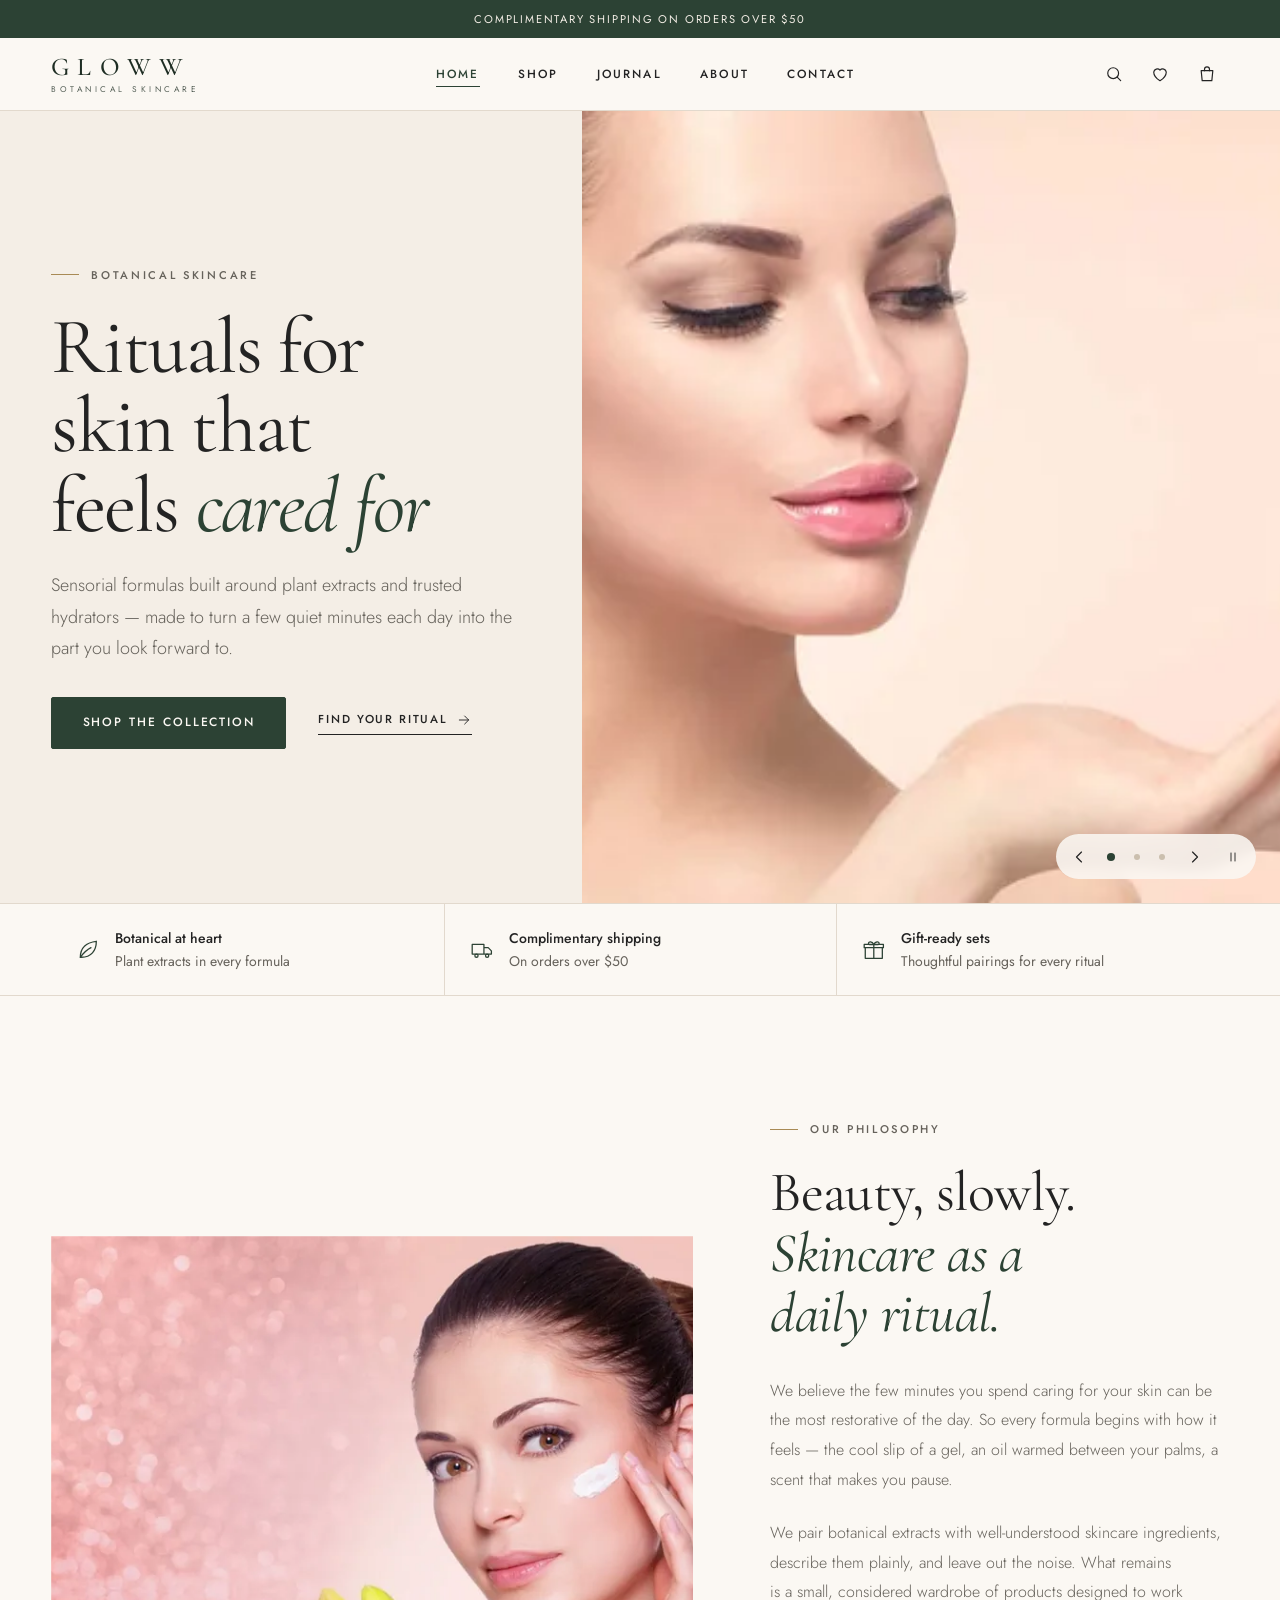
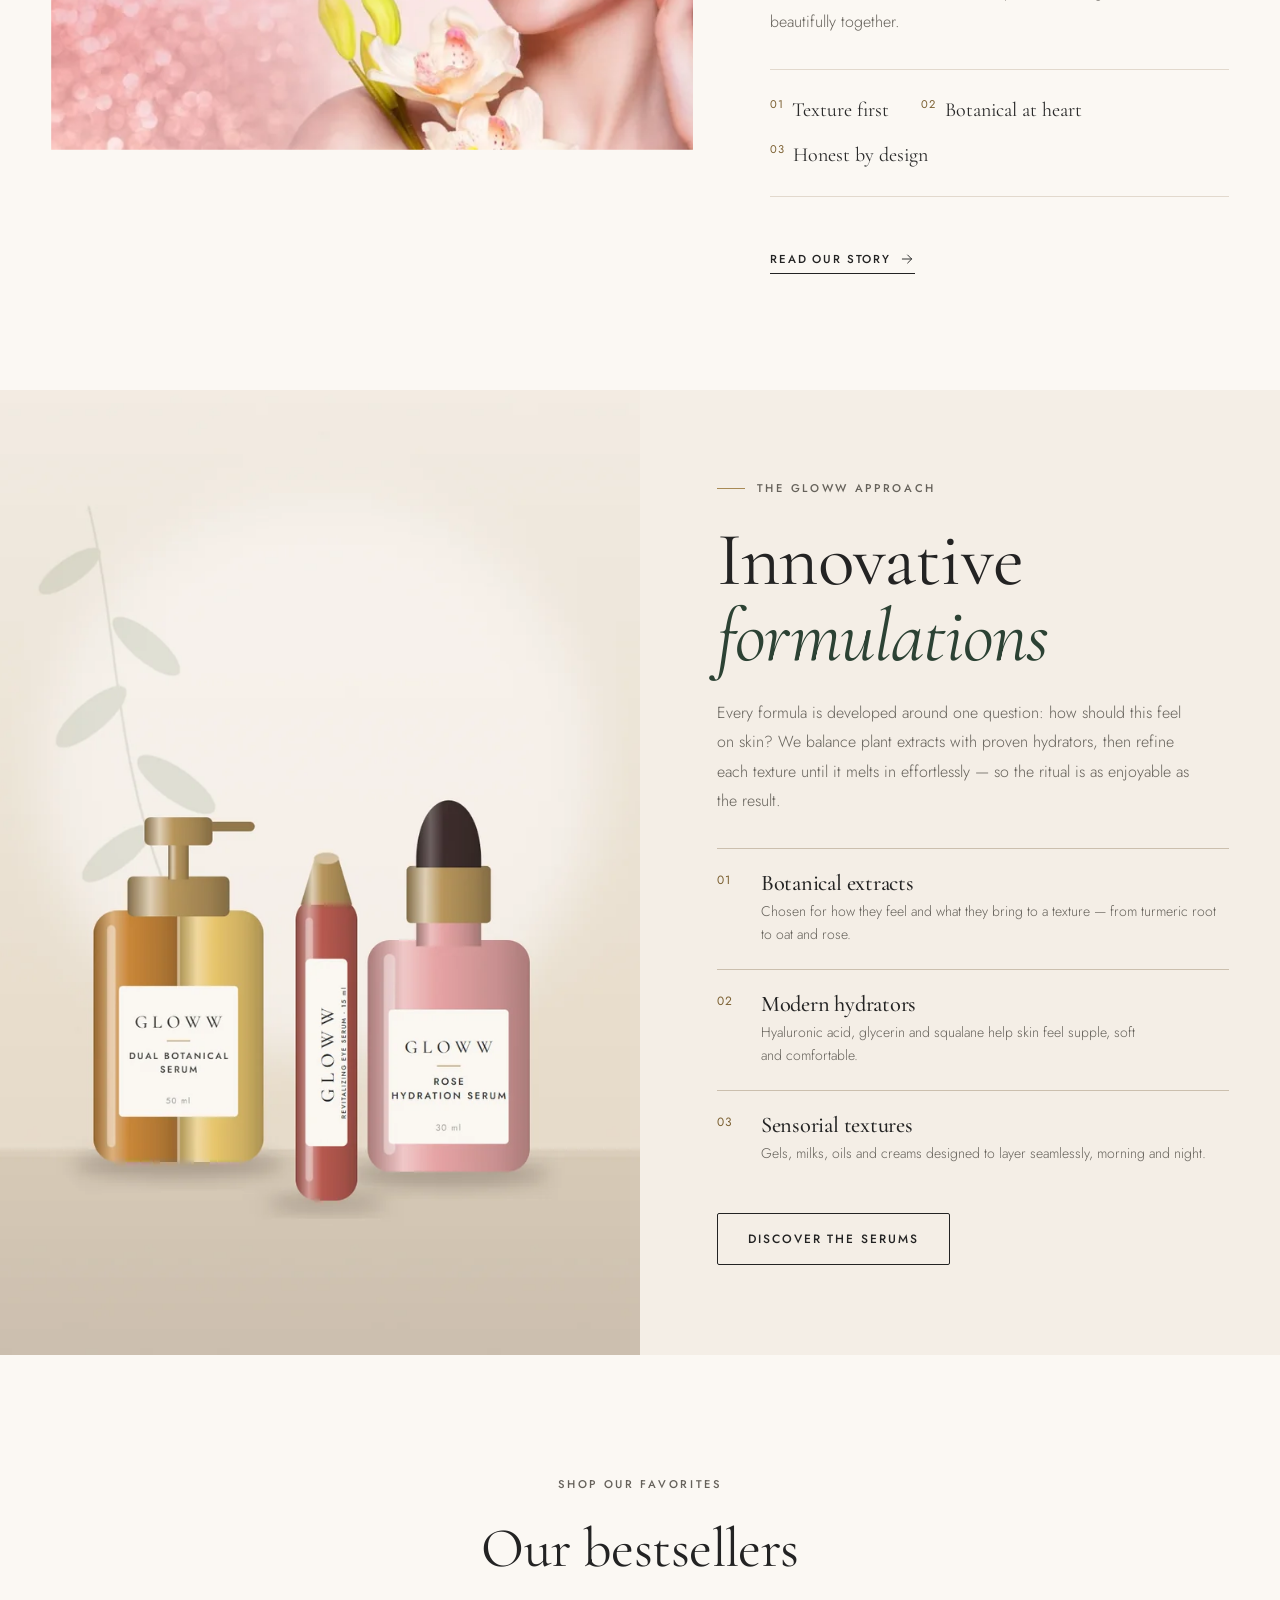
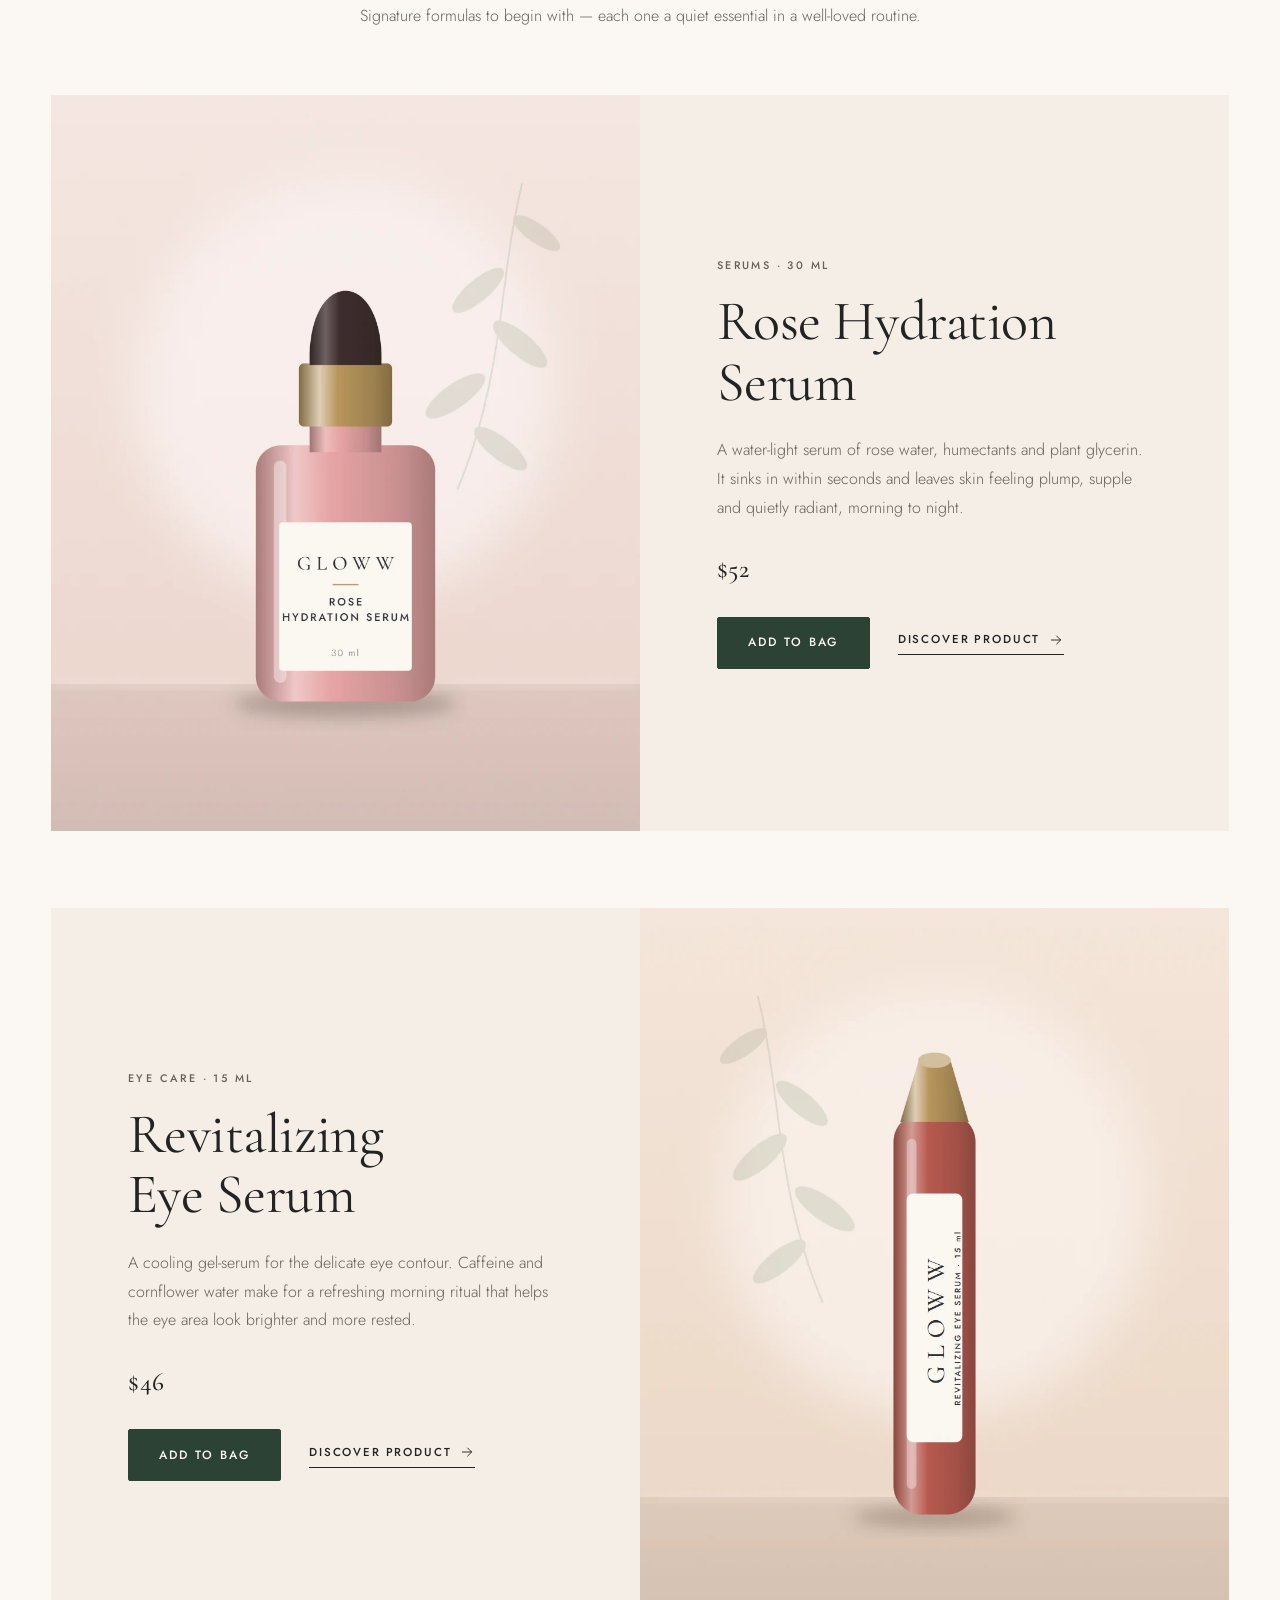
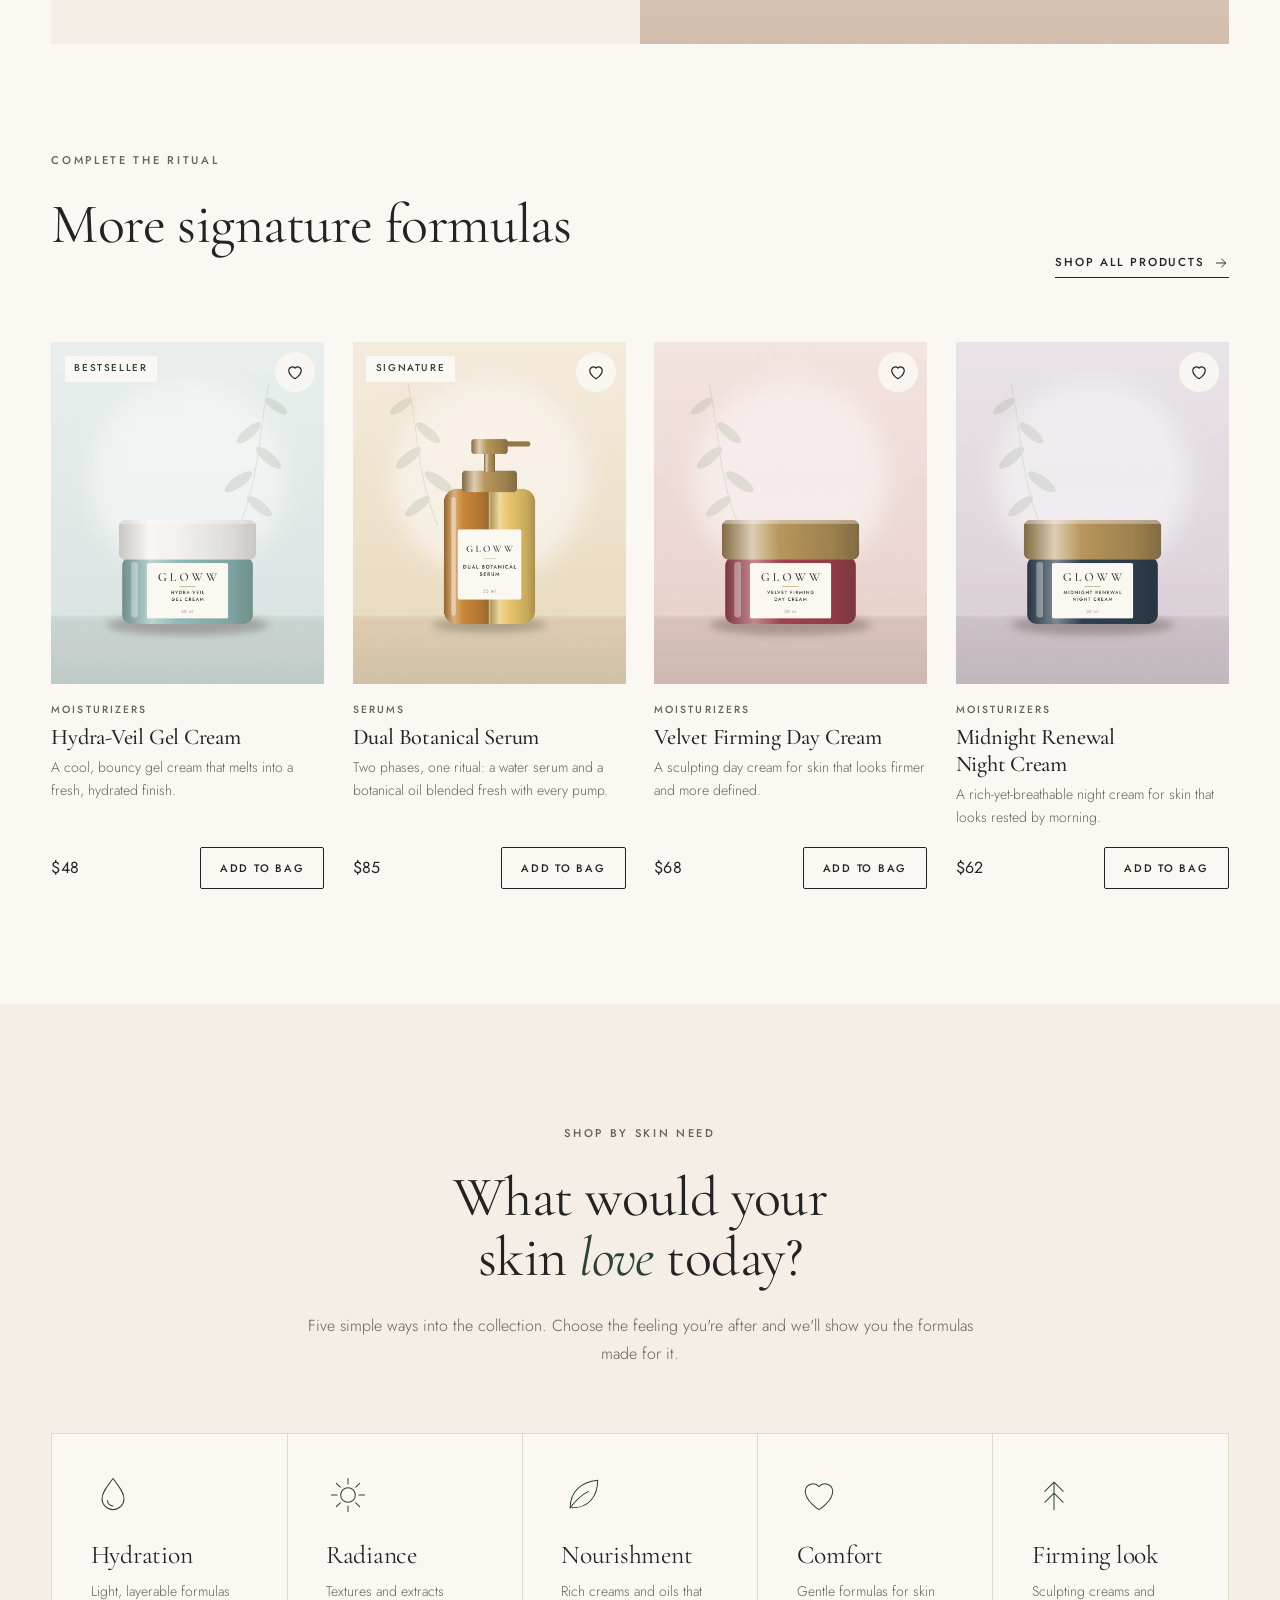
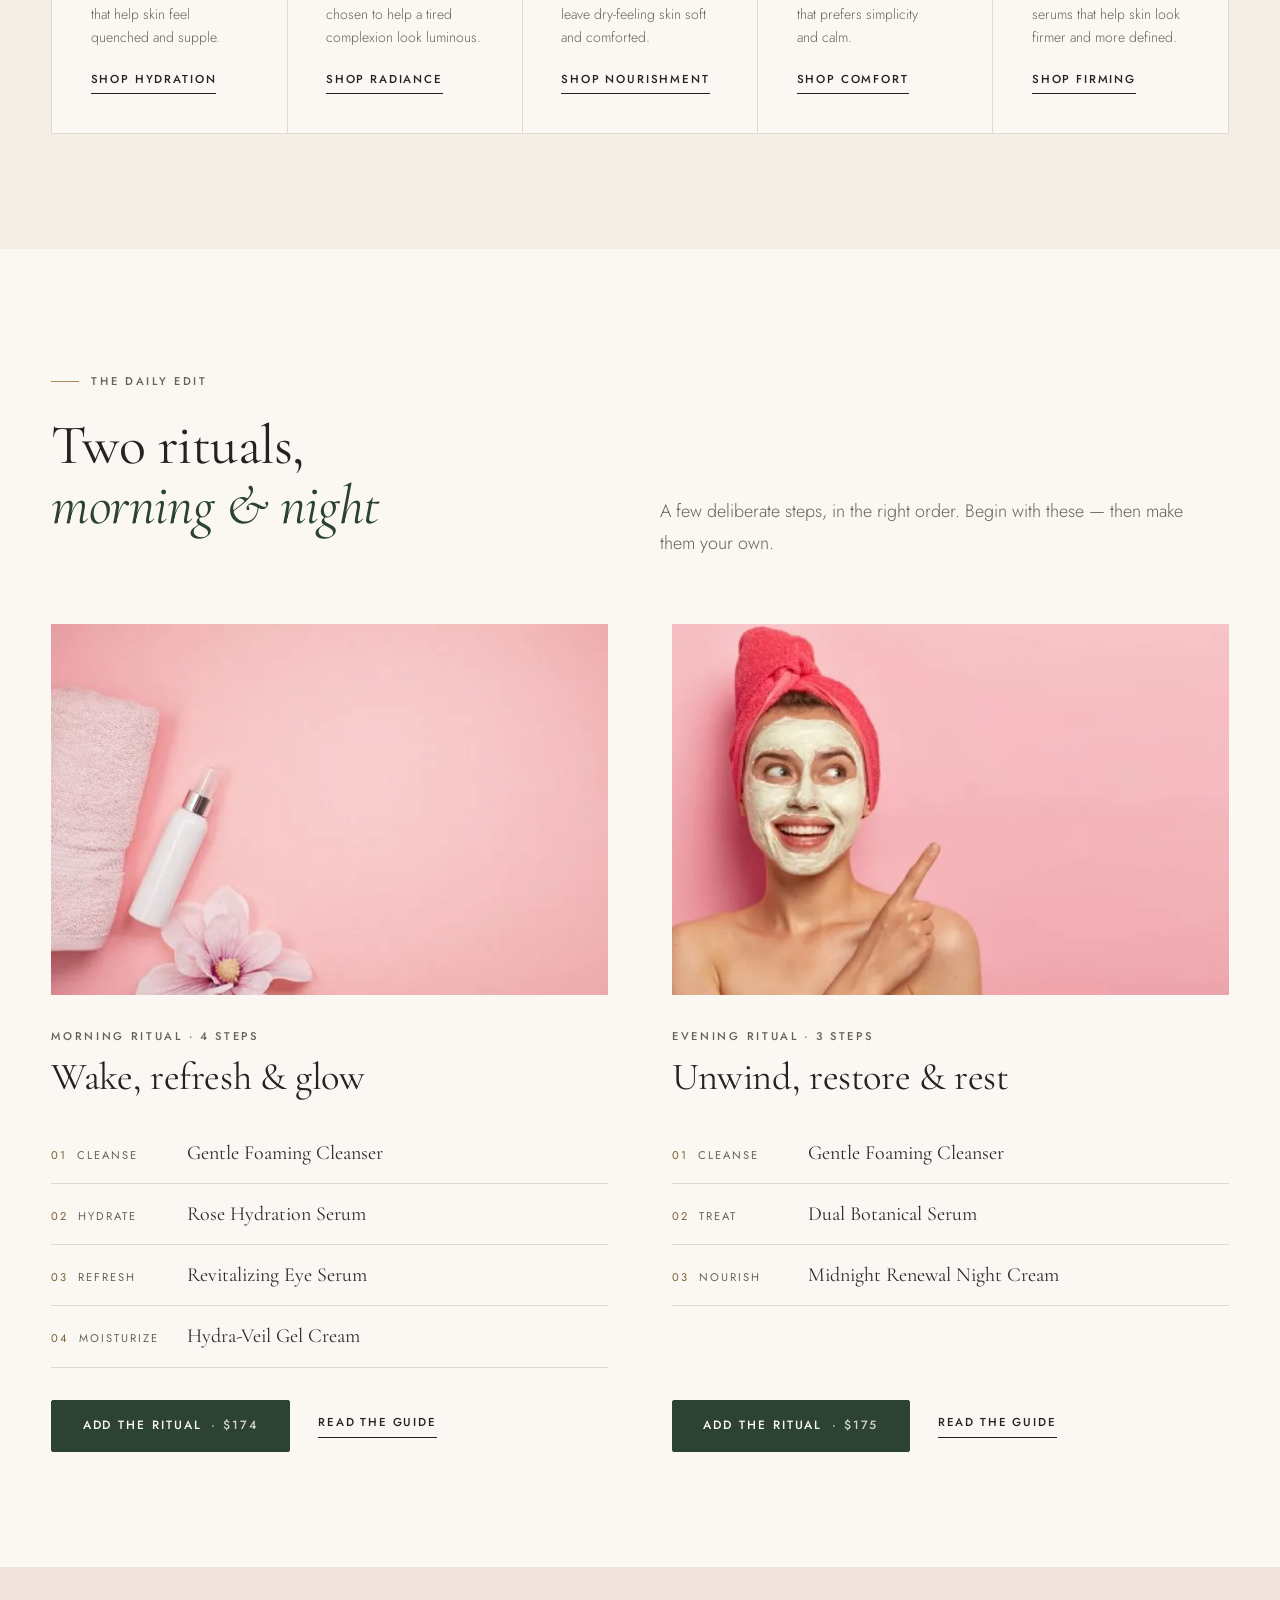
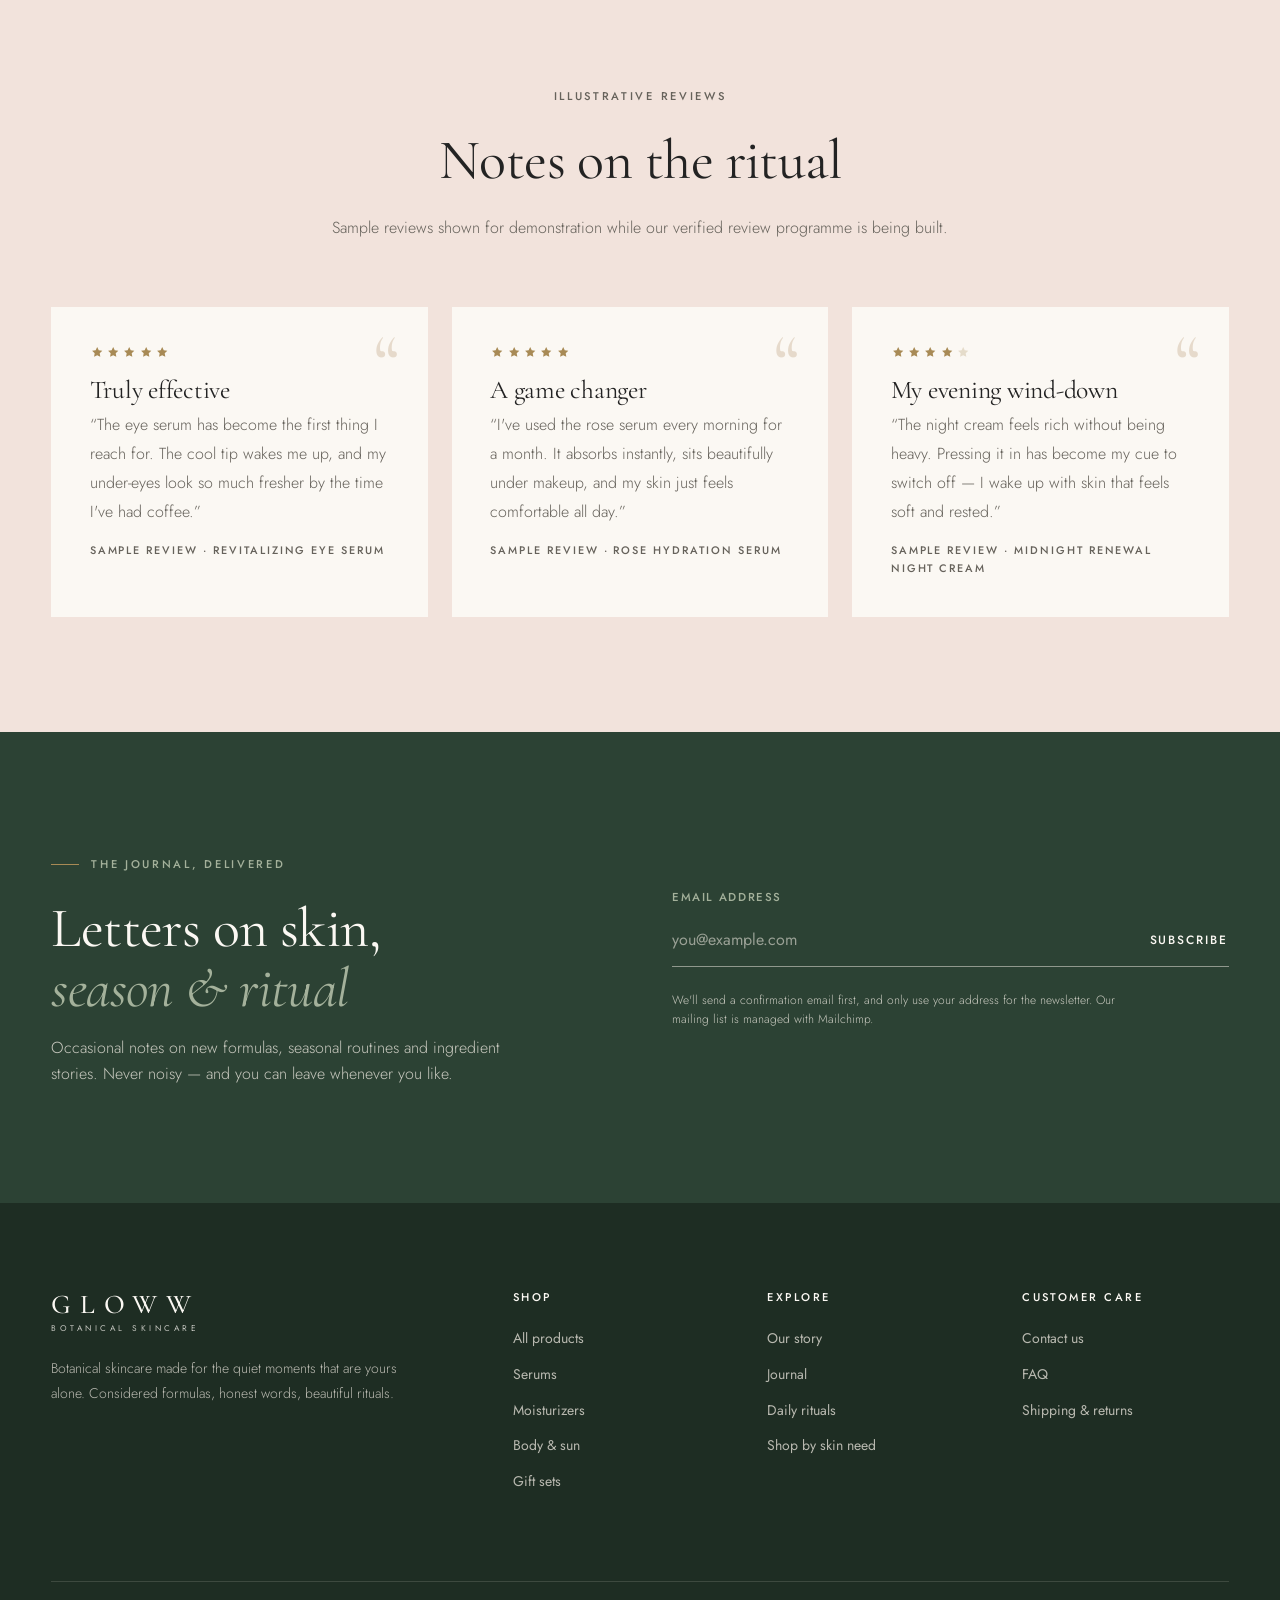
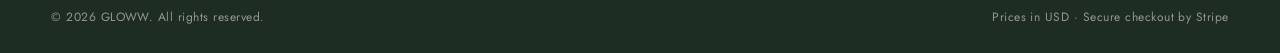
<file: index.html>
<!DOCTYPE html>
<html lang="en">

<head>
    <meta charset="utf-8">
    <meta name="viewport" content="width=device-width, initial-scale=1">
    <title>GLOWW — Botanical Skincare Rituals</title>
    <meta name="description" content="Botanical skincare made for daily ritual. Discover serums, creams and body care with sensorial textures, plant extracts and honest, cosmetic-first care.">
    <meta name="theme-color" content="#2c4234">
    <link rel="icon" href="favicon.svg" type="image/svg+xml">
    <link rel="icon" href="favicon.png" type="image/png" sizes="32x32">
    <link rel="apple-touch-icon" href="apple-touch-icon.png">
    <meta property="og:type" content="website">
    <meta property="og:site_name" content="GLOWW">
    <meta property="og:title" content="GLOWW — Botanical Skincare Rituals">
    <meta property="og:description" content="Serums, creams and body care with sensorial textures and plant extracts, made for daily ritual.">
    <meta property="og:image" content="og-image.jpg">
    <meta name="twitter:card" content="summary_large_image">
    <link rel="stylesheet" href="css/base.css">
    <link rel="stylesheet" href="css/navbar.css">
    <link rel="stylesheet" href="css/index.css">
    <script>document.documentElement.classList.add("js");</script>
</head>

<body>
    <a class="skip-link" href="#main">Skip to content</a>

    <aside class="announcement" aria-label="Announcement"><p>Complimentary shipping on orders over $50</p></aside>

    <header class="site-header" data-header>
        <div class="navbar container">
            <button type="button" class="nav-toggle" aria-expanded="false" aria-controls="primary-nav" data-nav-toggle>
                <span class="nav-toggle__bars" aria-hidden="true"></span>
                <span class="visually-hidden">Open menu</span>
            </button>

            <a href="index.html" class="logo" aria-label="GLOWW home">GLOWW<span class="logo__sub" aria-hidden="true">Botanical skincare</span></a>

            <nav class="primary-nav" id="primary-nav" aria-label="Main">
                <div class="primary-nav__head">
                    <span class="logo" aria-hidden="true">GLOWW</span>
                    <button type="button" class="icon-btn" data-nav-close aria-label="Close menu"><svg class="icon" viewBox="0 0 24 24" aria-hidden="true" focusable="false"><path d="M6 6l12 12M18 6 6 18"/></svg></button>
                </div>
                <ul class="primary-nav__list" role="list">
                    <li><a href="index.html" aria-current="page">Home</a></li>
                    <li><a href="Product.html">Shop</a></li>
                    <li><a href="journal.html">Journal</a></li>
                    <li><a href="about.html">About</a></li>
                    <li><a href="contact.html">Contact</a></li>
                </ul>
                <div class="primary-nav__extra">
                    <h2>Shop by category</h2>
                    <ul role="list">
                        <li><a href="Product.html?category=serums">Serums</a></li>
                        <li><a href="Product.html?category=moisturizers">Moisturizers</a></li>
                        <li><a href="Product.html?category=eye-care">Eye care</a></li>
                        <li><a href="Product.html?category=body">Body &amp; sun</a></li>
                        <li><a href="Product.html?category=sets">Gift sets</a></li>
                    </ul>
                    <button type="button" class="text-link primary-nav__wishlist" data-open="wishlist">Your wishlist</button>
                </div>
            </nav>
            <div class="nav-scrim" data-nav-scrim></div>

            <div class="header-actions">
                <button type="button" class="icon-btn" data-open="search" aria-label="Search"><svg class="icon" viewBox="0 0 24 24" aria-hidden="true" focusable="false"><circle cx="11" cy="11" r="6.5"/><path d="m20 20-4.2-4.2"/></svg></button>
                <button type="button" class="icon-btn" data-open="wishlist" aria-label="Wishlist"><svg class="icon" viewBox="0 0 24 24" aria-hidden="true" focusable="false"><path d="M12 20s-7.5-4.6-7.5-10.2A4.3 4.3 0 0 1 12 7.4a4.3 4.3 0 0 1 7.5 2.4C19.5 15.4 12 20 12 20Z"/></svg><span class="badge" data-wishlist-count hidden>0</span></button>
                <button type="button" class="icon-btn" data-open="bag" aria-label="Shopping bag"><svg class="icon" viewBox="0 0 24 24" aria-hidden="true" focusable="false"><path d="M5 8h14l-1.2 12H6.2L5 8Z"/><path d="M9 8V6.5a3 3 0 0 1 6 0V8"/></svg><span class="badge" data-bag-count hidden>0</span></button>
            </div>
        </div>
    </header>

    <main id="main">

        <!-- ============ HERO ============ -->
        <section class="hero" aria-labelledby="hero-title">
            <div class="hero__content">
                <span class="eyebrow eyebrow--rule">Botanical skincare</span>
                <h1 class="hero__title" id="hero-title">Rituals for skin that feels <em>cared&nbsp;for</em></h1>
                <p class="lede">Sensorial formulas built around plant extracts and trusted hydrators — made to turn a few quiet minutes each day into the part you look forward to.</p>
                <div class="hero__actions">
                    <a class="btn btn--primary" href="Product.html">Shop the collection</a>
                    <a class="text-link" href="#rituals">Find your ritual
                        <svg class="icon icon--sm" viewBox="0 0 24 24" aria-hidden="true" focusable="false"><path d="M5 12h14M13 6l6 6-6 6"/></svg></a>
                </div>
            </div>

            <div class="hero__media slideshow-container" data-slideshow aria-roledescription="carousel" aria-label="Featured imagery">
                <div class="hero__slides">
                    <figure class="slide is-active" aria-roledescription="slide" aria-label="1 of 3">
                        <img src="Images/web/sk1.webp" srcset="Images/web/sk1-480.webp 480w, Images/web/sk1-960.webp 960w, Images/web/sk1.webp 1600w" sizes="(min-width: 900px) 58vw, 100vw" width="1600" height="640" alt="A woman with glowing skin holding out an open hand against a soft peach backdrop" fetchpriority="high" class="slide__img slide__img--left">
                    </figure>
                    <figure class="slide" aria-roledescription="slide" aria-label="2 of 3">
                        <img src="Images/web/pin3.webp" srcset="Images/web/pin3-480.webp 480w, Images/web/pin3.webp 880w" sizes="(min-width: 900px) 58vw, 100vw" width="880" height="586" alt="A flat lay of skincare bottles, cotton pads and petals on a blush pink surface" loading="lazy" class="slide__img slide__img--left">
                    </figure>
                    <figure class="slide" aria-roledescription="slide" aria-label="3 of 3">
                        <img src="Images/scenes/gloww-collection.webp" srcset="Images/scenes/gloww-collection-480.webp 480w, Images/scenes/gloww-collection-960.webp 960w, Images/scenes/gloww-collection.webp 1600w" width="1600" height="1400" alt="The GLOWW ritual line-up: Hydra-Veil Gel Cream, Gentle Foaming Cleanser, Rose Hydration Serum and Dual Botanical Serum" sizes="(min-width: 900px) 58vw, 100vw" loading="lazy" class="slide__img">
                    </figure>
                </div>

                <div class="slideshow-controls" data-slideshow-controls hidden>
                    <button type="button" class="slideshow-btn" data-slide-prev aria-label="Previous slide"><svg class="icon" viewBox="0 0 24 24" aria-hidden="true" focusable="false"><path d="M15 6l-6 6 6 6"/></svg></button>
                    <div class="slideshow-dots" role="group" aria-label="Choose slide">
                        <button type="button" class="dot" aria-label="Show slide 1" aria-current="true"></button>
                        <button type="button" class="dot" aria-label="Show slide 2"></button>
                        <button type="button" class="dot" aria-label="Show slide 3"></button>
                    </div>
                    <button type="button" class="slideshow-btn" data-slide-next aria-label="Next slide"><svg class="icon" viewBox="0 0 24 24" aria-hidden="true" focusable="false"><path d="M9 6l6 6-6 6"/></svg></button>
                    <button type="button" class="slideshow-btn" data-slide-pause aria-label="Pause slideshow">
                        <svg class="icon icon--sm" data-icon-pause viewBox="0 0 24 24" aria-hidden="true" focusable="false"><path d="M9 6v12M15 6v12"/></svg>
                        <svg class="icon icon--sm" data-icon-play viewBox="0 0 24 24" aria-hidden="true" focusable="false" hidden><path d="M8 5.5v13l10-6.5-10-6.5Z"/></svg>
                    </button>
                </div>
            </div>
        </section>

        <!-- ============ SERVICE STRIP ============ -->
        <section class="service-strip" aria-label="Our promises">
            <ul class="container" role="list">
                <li>
                    <svg class="icon" viewBox="0 0 24 24" aria-hidden="true" focusable="false"><path d="M5 19C5 10 11 5 20 4c0 9-5 15-14 15"/><path d="M5 19c3-4 6-7 10-9"/></svg>
                    <span><strong>Botanical at heart</strong>Plant extracts in every formula</span>
                </li>
                <li>
                    <svg class="icon" viewBox="0 0 24 24" aria-hidden="true" focusable="false"><path d="M3 7h11v9H3zM14 10h4l3 3v3h-7"/><circle cx="7" cy="17.5" r="1.5"/><circle cx="17" cy="17.5" r="1.5"/></svg>
                    <span><strong>Complimentary shipping</strong>On orders over $50</span>
                </li>
                <li>
                    <svg class="icon" viewBox="0 0 24 24" aria-hidden="true" focusable="false"><path d="M4 10h16v10H4zM3 7h18v3H3zM12 7v13"/><path d="M12 7c-1.5-3-5-3-5-1s3 1 5 1c2 0 5 1 5-1s-3.5-2-5 1Z"/></svg>
                    <span><strong>Gift-ready sets</strong>Thoughtful pairings for every ritual</span>
                </li>
            </ul>
        </section>

        <!-- ============ BRAND STORY ============ -->
        <section class="section story" aria-labelledby="story-title">
            <div class="container story__inner">
                <div class="story__media reveal-image">
                    <img src="Images/web/image1.webp" srcset="Images/web/image1-480.webp 480w, Images/web/image1-960.webp 960w, Images/web/image1.webp 1080w" sizes="(min-width: 900px) 55vw, 100vw" width="1080" height="607" alt="A woman smoothing a dab of cream onto her cheek beside a white orchid" loading="lazy">
                </div>
                <div class="story__content reveal">
                    <span class="eyebrow eyebrow--rule">Our philosophy</span>
                    <h2 class="display-2" id="story-title">Beauty, slowly. <em>Skincare as a daily ritual.</em></h2>
                    <p>We believe the few minutes you spend caring for your skin can be the most restorative of the day. So every formula begins with how it feels — the cool slip of a gel, an oil warmed between your palms, a scent that makes you pause.</p>
                    <p>We pair botanical extracts with well-understood skincare ingredients, describe them plainly, and leave out the noise. What remains is a small, considered wardrobe of products designed to work beautifully together.</p>
                    <ul class="story__principles" role="list">
                        <li><span>01</span>Texture first</li>
                        <li><span>02</span>Botanical at heart</li>
                        <li><span>03</span>Honest by design</li>
                    </ul>
                    <a class="text-link" href="about.html">Read our story
                        <svg class="icon icon--sm" viewBox="0 0 24 24" aria-hidden="true" focusable="false"><path d="M5 12h14M13 6l6 6-6 6"/></svg></a>
                </div>
            </div>
        </section>

        <!-- ============ INNOVATIVE FORMULATIONS (original section, refined) ============ -->
        <section class="innovation" aria-labelledby="innovation-title">
            <div class="innovation-image reveal-image">
                <img src="Images/scenes/gloww-serums.webp" srcset="Images/scenes/gloww-serums-480.webp 480w, Images/scenes/gloww-serums-960.webp 960w, Images/scenes/gloww-serums.webp 1200w" width="1200" height="1500" alt="The GLOWW serum family: Dual Botanical Serum, Revitalizing Eye Serum and Rose Hydration Serum" sizes="(min-width: 900px) 50vw, 100vw" loading="lazy">
            </div>

            <div class="innovation-content reveal">
                <span class="eyebrow eyebrow--rule">The GLOWW approach</span>
                <h2 id="innovation-title">Innovative <em>formulations</em></h2>
                <p>Every formula is developed around one question: how should this feel on skin? We balance plant extracts with proven hydrators, then refine each texture until it melts in effortlessly — so the ritual is as enjoyable as the result.</p>

                <ol class="innovation-points" role="list">
                    <li>
                        <span class="innovation-points__num">01</span>
                        <div>
                            <h3>Botanical extracts</h3>
                            <p>Chosen for how they feel and what they bring to a texture — from turmeric root to oat and rose.</p>
                        </div>
                    </li>
                    <li>
                        <span class="innovation-points__num">02</span>
                        <div>
                            <h3>Modern hydrators</h3>
                            <p>Hyaluronic acid, glycerin and squalane help skin feel supple, soft and comfortable.</p>
                        </div>
                    </li>
                    <li>
                        <span class="innovation-points__num">03</span>
                        <div>
                            <h3>Sensorial textures</h3>
                            <p>Gels, milks, oils and creams designed to layer seamlessly, morning and night.</p>
                        </div>
                    </li>
                </ol>

                <a href="Product.html?category=serums" class="btn btn--outline">Discover the serums</a>
            </div>
        </section>

        <!-- ============ BESTSELLERS (original section, now shoppable) ============ -->
        <section class="section bestsellers" aria-labelledby="bestsellers-title">
            <div class="container">
                <div class="section-heading reveal">
                    <span class="eyebrow">Shop our favorites</span>
                    <h2 id="bestsellers-title">Our bestsellers</h2>
                    <p>Signature formulas to begin with — each one a quiet essential in a well-loved routine.</p>
                </div>

                <div class="product-showcase">
                    <article class="showcase-card reveal">
                        <div class="product-image">
                            <img src="Images/products/rose-hydration-serum.webp" srcset="Images/products/rose-hydration-serum-480.webp 480w, Images/products/rose-hydration-serum.webp 1000w" width="1000" height="1250" alt="GLOWW Rose Hydration Serum in a blush-pink glass dropper bottle with a gold collar" sizes="(min-width: 900px) 50vw, 100vw" loading="lazy">
                        </div>
                        <div class="product-info">
                            <span class="product-category">Serums · 30 ml</span>
                            <h3>Rose Hydration Serum</h3>
                            <p>A water-light serum of rose water, humectants and plant glycerin. It sinks in within seconds and leaves skin feeling plump, supple and quietly radiant, morning to night.</p>
                            <p class="product-info__price price">$52</p>
                            <div class="product-info__actions">
                                <button type="button" class="btn btn--primary" data-add-to-bag="rose-hydration-serum">Add to bag</button>
                                <a class="text-link" href="product-detail.html?p=rose-hydration-serum">Discover product <span class="visually-hidden">Rose Hydration Serum</span>
                                    <svg class="icon icon--sm" viewBox="0 0 24 24" aria-hidden="true" focusable="false"><path d="M5 12h14M13 6l6 6-6 6"/></svg></a>
                            </div>
                        </div>
                    </article>

                    <article class="showcase-card reverse reveal">
                        <div class="product-image">
                            <img src="Images/products/revitalizing-eye-serum.webp" srcset="Images/products/revitalizing-eye-serum-480.webp 480w, Images/products/revitalizing-eye-serum.webp 1000w" width="1000" height="1250" alt="GLOWW Revitalizing Eye Serum, a slim terracotta pen with a gold cooling applicator tip" sizes="(min-width: 900px) 50vw, 100vw" loading="lazy">
                        </div>
                        <div class="product-info">
                            <span class="product-category">Eye care · 15 ml</span>
                            <h3>Revitalizing Eye Serum</h3>
                            <p>A cooling gel-serum for the delicate eye contour. Caffeine and cornflower water make for a refreshing morning ritual that helps the eye area look brighter and more rested.</p>
                            <p class="product-info__price price">$46</p>
                            <div class="product-info__actions">
                                <button type="button" class="btn btn--primary" data-add-to-bag="revitalizing-eye-serum">Add to bag</button>
                                <a class="text-link" href="product-detail.html?p=revitalizing-eye-serum">Discover product <span class="visually-hidden">Revitalizing Eye Serum</span>
                                    <svg class="icon icon--sm" viewBox="0 0 24 24" aria-hidden="true" focusable="false"><path d="M5 12h14M13 6l6 6-6 6"/></svg></a>
                            </div>
                        </div>
                    </article>
                </div>

                <div class="bestsellers__more">
                    <div class="section-heading section-heading--split">
                        <div>
                            <span class="eyebrow">Complete the ritual</span>
                            <h2 class="display-3">More signature formulas</h2>
                        </div>
                        <a class="text-link" href="Product.html">Shop all products
                            <svg class="icon icon--sm" viewBox="0 0 24 24" aria-hidden="true" focusable="false"><path d="M5 12h14M13 6l6 6-6 6"/></svg></a>
                    </div>
                    <div class="product-grid product-grid--4" data-product-list="hydra-veil-gel-cream,dual-botanical-serum,velvet-firming-day-cream,midnight-renewal-night-cream" aria-live="polite">
                        <noscript><p>Please enable JavaScript to browse products, or visit the <a href="Product.html">shop</a>.</p></noscript>
                    </div>
                </div>
            </div>
        </section>

        <!-- ============ SKIN BENEFITS ============ -->
        <section class="section section--cream benefits" aria-labelledby="benefits-title">
            <div class="container">
                <div class="section-heading reveal">
                    <span class="eyebrow">Shop by skin need</span>
                    <h2 id="benefits-title">What would your skin <em>love</em> today?</h2>
                    <p>Five simple ways into the collection. Choose the feeling you're after and we'll show you the formulas made for it.</p>
                </div>

                <ul class="benefit-grid" role="list">
                    <li class="benefit-card reveal">
                        <svg class="benefit-card__icon" viewBox="0 0 48 48" aria-hidden="true" focusable="false"><path d="M24 6c6 8 12 15 12 22a12 12 0 0 1-24 0c0-7 6-14 12-22Z"/><path d="M18 30a6 6 0 0 0 6 6"/></svg>
                        <h3>Hydration</h3>
                        <p>Light, layerable formulas that help skin feel quenched and supple.</p>
                        <a class="text-link" href="Product.html?benefit=hydration">Shop hydration <span class="visually-hidden">products</span></a>
                    </li>
                    <li class="benefit-card reveal" style="--reveal-delay: 0.08s">
                        <svg class="benefit-card__icon" viewBox="0 0 48 48" aria-hidden="true" focusable="false"><circle cx="24" cy="24" r="8"/><path d="M24 6v6M24 36v6M6 24h6M36 24h6M11.3 11.3l4.2 4.2M32.5 32.5l4.2 4.2M11.3 36.7l4.2-4.2M32.5 15.5l4.2-4.2"/></svg>
                        <h3>Radiance</h3>
                        <p>Textures and extracts chosen to help a tired complexion look luminous.</p>
                        <a class="text-link" href="Product.html?benefit=radiance">Shop radiance <span class="visually-hidden">products</span></a>
                    </li>
                    <li class="benefit-card reveal" style="--reveal-delay: 0.16s">
                        <svg class="benefit-card__icon" viewBox="0 0 48 48" aria-hidden="true" focusable="false"><path d="M10 38C10 20 22 10 40 8c0 18-10 30-28 30"/><path d="M10 38c6-8 12-14 20-18"/></svg>
                        <h3>Nourishment</h3>
                        <p>Rich creams and oils that leave dry-feeling skin soft and comforted.</p>
                        <a class="text-link" href="Product.html?benefit=nourishment">Shop nourishment <span class="visually-hidden">products</span></a>
                    </li>
                    <li class="benefit-card reveal" style="--reveal-delay: 0.24s">
                        <svg class="benefit-card__icon" viewBox="0 0 48 48" aria-hidden="true" focusable="false"><path d="M24 40s-15-9.2-15-20.4A8.6 8.6 0 0 1 24 14.8a8.6 8.6 0 0 1 15 4.8C39 30.8 24 40 24 40Z"/></svg>
                        <h3>Comfort</h3>
                        <p>Gentle formulas for skin that prefers simplicity and calm.</p>
                        <a class="text-link" href="Product.html?benefit=comfort">Shop comfort <span class="visually-hidden">products</span></a>
                    </li>
                    <li class="benefit-card reveal" style="--reveal-delay: 0.32s">
                        <svg class="benefit-card__icon" viewBox="0 0 48 48" aria-hidden="true" focusable="false"><path d="M24 40V10M14 20l10-10 10 10M14 32l10-10 10 10"/></svg>
                        <h3>Firming look</h3>
                        <p>Sculpting creams and serums that help skin look firmer and more defined.</p>
                        <a class="text-link" href="Product.html?benefit=firming">Shop firming <span class="visually-hidden">products</span></a>
                    </li>
                </ul>
            </div>
        </section>

        <!-- ============ DAILY RITUALS (editorial) ============ -->
        <section class="section rituals" id="rituals" aria-labelledby="rituals-title">
            <div class="container">
                <div class="section-heading section-heading--split reveal">
                    <div>
                        <span class="eyebrow eyebrow--rule">The daily edit</span>
                        <h2 class="display-2" id="rituals-title">Two rituals, <em>morning &amp; night</em></h2>
                    </div>
                    <p class="lede">A few deliberate steps, in the right order. Begin with these — then make them your own.</p>
                </div>

                <div class="ritual-grid">
                    <article class="ritual reveal">
                        <div class="ritual__media">
                            <img src="Images/web/pin2.webp" srcset="Images/web/pin2-480.webp 480w, Images/web/pin2.webp 626w" sizes="(min-width: 900px) 45vw, 100vw" width="626" height="417" alt="A soft white towel, a spray bottle and a magnolia flower on blush pink" loading="lazy">
                        </div>
                        <div class="ritual__body">
                            <span class="eyebrow">Morning ritual · 4 steps</span>
                            <h3>Wake, refresh &amp; glow</h3>
                            <ol class="ritual__steps" role="list">
                                <li><span>Cleanse</span><a href="product-detail.html?p=gentle-foaming-cleanser">Gentle Foaming Cleanser</a></li>
                                <li><span>Hydrate</span><a href="product-detail.html?p=rose-hydration-serum">Rose Hydration Serum</a></li>
                                <li><span>Refresh</span><a href="product-detail.html?p=revitalizing-eye-serum">Revitalizing Eye Serum</a></li>
                                <li><span>Moisturize</span><a href="product-detail.html?p=hydra-veil-gel-cream">Hydra-Veil Gel Cream</a></li>
                            </ol>
                            <div class="ritual__actions">
                                <button type="button" class="btn btn--primary" data-add-ritual="morning">Add the ritual <span class="ritual__total" data-ritual-total="morning"></span></button>
                                <a class="text-link" href="journal.html#morning-ritual">Read the guide</a>
                            </div>
                        </div>
                    </article>

                    <article class="ritual reveal" style="--reveal-delay: 0.12s">
                        <div class="ritual__media">
                            <img src="Images/web/pin1.webp" srcset="Images/web/pin1-480.webp 480w, Images/web/pin1.webp 736w" sizes="(min-width: 900px) 45vw, 100vw" width="736" height="414" alt="A smiling woman wearing a cream face mask and a pink hair towel" loading="lazy">
                        </div>
                        <div class="ritual__body">
                            <span class="eyebrow">Evening ritual · 3 steps</span>
                            <h3>Unwind, restore &amp; rest</h3>
                            <ol class="ritual__steps" role="list">
                                <li><span>Cleanse</span><a href="product-detail.html?p=gentle-foaming-cleanser">Gentle Foaming Cleanser</a></li>
                                <li><span>Treat</span><a href="product-detail.html?p=dual-botanical-serum">Dual Botanical Serum</a></li>
                                <li><span>Nourish</span><a href="product-detail.html?p=midnight-renewal-night-cream">Midnight Renewal Night Cream</a></li>
                            </ol>
                            <div class="ritual__actions">
                                <button type="button" class="btn btn--primary" data-add-ritual="evening">Add the ritual <span class="ritual__total" data-ritual-total="evening"></span></button>
                                <a class="text-link" href="journal.html#evening-ritual">Read the guide</a>
                            </div>
                        </div>
                    </article>
                </div>
            </div>
        </section>

        <!-- ============ TESTIMONIALS (original section, clearly labelled) ============ -->
        <section class="section section--blush testimonials" aria-labelledby="testimonials-title">
            <div class="container">
                <div class="section-heading reveal">
                    <span class="eyebrow">Illustrative reviews</span>
                    <h2 id="testimonials-title">Notes on the ritual</h2>
                    <p>Sample reviews shown for demonstration while our verified review programme is being built.</p>
                </div>

                                    <div class="testimonial-list testimonial-list--row">
                        <figure class="testimonial-card reveal">
                            <div class="rating" role="img" aria-label="Rated 5 out of 5">
                                <svg class="icon" viewBox="0 0 24 24" aria-hidden="true"><path d="m12 3.5 2.6 5.3 5.9.9-4.3 4.1 1 5.8L12 16.9l-5.2 2.7 1-5.8-4.3-4.1 5.9-.9L12 3.5Z"/></svg><svg class="icon" viewBox="0 0 24 24" aria-hidden="true"><path d="m12 3.5 2.6 5.3 5.9.9-4.3 4.1 1 5.8L12 16.9l-5.2 2.7 1-5.8-4.3-4.1 5.9-.9L12 3.5Z"/></svg><svg class="icon" viewBox="0 0 24 24" aria-hidden="true"><path d="m12 3.5 2.6 5.3 5.9.9-4.3 4.1 1 5.8L12 16.9l-5.2 2.7 1-5.8-4.3-4.1 5.9-.9L12 3.5Z"/></svg><svg class="icon" viewBox="0 0 24 24" aria-hidden="true"><path d="m12 3.5 2.6 5.3 5.9.9-4.3 4.1 1 5.8L12 16.9l-5.2 2.7 1-5.8-4.3-4.1 5.9-.9L12 3.5Z"/></svg><svg class="icon" viewBox="0 0 24 24" aria-hidden="true"><path d="m12 3.5 2.6 5.3 5.9.9-4.3 4.1 1 5.8L12 16.9l-5.2 2.7 1-5.8-4.3-4.1 5.9-.9L12 3.5Z"/></svg>
                            </div>
                            <blockquote>
                                <h3>Truly effective</h3>
                                <p>“The eye serum has become the first thing I reach for. The cool tip wakes me up, and my under-eyes look so much fresher by the time I've had coffee.”</p>
                            </blockquote>
                            <figcaption class="customer-name">Sample review · Revitalizing Eye Serum</figcaption>
                        </figure>

                        <figure class="testimonial-card reveal" style="--reveal-delay: 0.1s">
                            <div class="rating" role="img" aria-label="Rated 5 out of 5">
                                <svg class="icon" viewBox="0 0 24 24" aria-hidden="true"><path d="m12 3.5 2.6 5.3 5.9.9-4.3 4.1 1 5.8L12 16.9l-5.2 2.7 1-5.8-4.3-4.1 5.9-.9L12 3.5Z"/></svg><svg class="icon" viewBox="0 0 24 24" aria-hidden="true"><path d="m12 3.5 2.6 5.3 5.9.9-4.3 4.1 1 5.8L12 16.9l-5.2 2.7 1-5.8-4.3-4.1 5.9-.9L12 3.5Z"/></svg><svg class="icon" viewBox="0 0 24 24" aria-hidden="true"><path d="m12 3.5 2.6 5.3 5.9.9-4.3 4.1 1 5.8L12 16.9l-5.2 2.7 1-5.8-4.3-4.1 5.9-.9L12 3.5Z"/></svg><svg class="icon" viewBox="0 0 24 24" aria-hidden="true"><path d="m12 3.5 2.6 5.3 5.9.9-4.3 4.1 1 5.8L12 16.9l-5.2 2.7 1-5.8-4.3-4.1 5.9-.9L12 3.5Z"/></svg><svg class="icon" viewBox="0 0 24 24" aria-hidden="true"><path d="m12 3.5 2.6 5.3 5.9.9-4.3 4.1 1 5.8L12 16.9l-5.2 2.7 1-5.8-4.3-4.1 5.9-.9L12 3.5Z"/></svg>
                            </div>
                            <blockquote>
                                <h3>A game changer</h3>
                                <p>“I've used the rose serum every morning for a month. It absorbs instantly, sits beautifully under makeup, and my skin just feels comfortable all day.”</p>
                            </blockquote>
                            <figcaption class="customer-name">Sample review · Rose Hydration Serum</figcaption>
                        </figure>

                        <figure class="testimonial-card reveal" style="--reveal-delay: 0.2s">
                            <div class="rating" role="img" aria-label="Rated 4 out of 5">
                                <svg class="icon" viewBox="0 0 24 24" aria-hidden="true"><path d="m12 3.5 2.6 5.3 5.9.9-4.3 4.1 1 5.8L12 16.9l-5.2 2.7 1-5.8-4.3-4.1 5.9-.9L12 3.5Z"/></svg><svg class="icon" viewBox="0 0 24 24" aria-hidden="true"><path d="m12 3.5 2.6 5.3 5.9.9-4.3 4.1 1 5.8L12 16.9l-5.2 2.7 1-5.8-4.3-4.1 5.9-.9L12 3.5Z"/></svg><svg class="icon" viewBox="0 0 24 24" aria-hidden="true"><path d="m12 3.5 2.6 5.3 5.9.9-4.3 4.1 1 5.8L12 16.9l-5.2 2.7 1-5.8-4.3-4.1 5.9-.9L12 3.5Z"/></svg><svg class="icon" viewBox="0 0 24 24" aria-hidden="true"><path d="m12 3.5 2.6 5.3 5.9.9-4.3 4.1 1 5.8L12 16.9l-5.2 2.7 1-5.8-4.3-4.1 5.9-.9L12 3.5Z"/></svg><svg class="icon rating__empty" viewBox="0 0 24 24" aria-hidden="true"><path d="m12 3.5 2.6 5.3 5.9.9-4.3 4.1 1 5.8L12 16.9l-5.2 2.7 1-5.8-4.3-4.1 5.9-.9L12 3.5Z"/></svg>
                            </div>
                            <blockquote>
                                <h3>My evening wind-down</h3>
                                <p>“The night cream feels rich without being heavy. Pressing it in has become my cue to switch off — I wake up with skin that feels soft and rested.”</p>
                            </blockquote>
                            <figcaption class="customer-name">Sample review · Midnight Renewal Night Cream</figcaption>
                        </figure>
                    </div>
                            </div>
        </section>

        <!-- ============ NEWSLETTER ============ -->
        <section class="section section--forest newsletter" aria-labelledby="newsletter-title">
            <div class="container newsletter__inner">
                <div class="reveal">
                    <span class="eyebrow eyebrow--rule">The journal, delivered</span>
                    <h2 id="newsletter-title">Letters on skin, <em>season &amp; ritual</em></h2>
                    <p>Occasional notes on new formulas, seasonal routines and ingredient stories. Never noisy — and you can leave whenever you like.</p>
                </div>

                <form class="newsletter-form reveal" data-form="newsletter" data-endpoint="/api/newsletter-subscribe" novalidate>
                    <div class="field">
                        <label class="field__label" for="newsletter-email">Email address</label>
                        <div class="newsletter-form__row">
                            <input class="field__input" id="newsletter-email" name="email" type="email" autocomplete="email" placeholder="you@example.com" required aria-describedby="newsletter-email-error newsletter-note">
                            <button type="submit" class="btn">Subscribe</button>
                        </div>
                        <p class="field__error" id="newsletter-email-error"></p>
                    </div>
                    <!-- Honeypot: hidden from people, tempting to bots -->
                    <div class="visually-hidden" aria-hidden="true">
                        <label for="newsletter-company">Company</label>
                        <input id="newsletter-company" name="company" type="text" tabindex="-1" autocomplete="off" data-honeypot>
                    </div>
                    <p class="newsletter__note" id="newsletter-note">We'll send a confirmation email first, and only use your address for the newsletter. Our mailing list is managed with Mailchimp.</p>
                    <div data-form-status></div>
                </form>
            </div>
        </section>

    </main>

    <footer class="site-footer">
        <div class="container footer-top">
            <div class="footer-brand">
                <a href="index.html" class="logo">GLOWW<span class="logo__sub">Botanical skincare</span></a>
                <p>Botanical skincare made for the quiet moments that are yours alone. Considered formulas, honest words, beautiful rituals.</p>
            </div>
            <nav class="footer-column" aria-labelledby="footer-shop">
                <h2 id="footer-shop">Shop</h2>
                <ul role="list">
                    <li><a href="Product.html">All products</a></li>
                    <li><a href="Product.html?category=serums">Serums</a></li>
                    <li><a href="Product.html?category=moisturizers">Moisturizers</a></li>
                    <li><a href="Product.html?category=body">Body &amp; sun</a></li>
                    <li><a href="Product.html?category=sets">Gift sets</a></li>
                </ul>
            </nav>
            <nav class="footer-column" aria-labelledby="footer-explore">
                <h2 id="footer-explore">Explore</h2>
                <ul role="list">
                    <li><a href="about.html">Our story</a></li>
                    <li><a href="journal.html">Journal</a></li>
                    <li><a href="index.html#rituals">Daily rituals</a></li>
                    <li><a href="Product.html?benefit=hydration">Shop by skin need</a></li>
                </ul>
            </nav>
            <nav class="footer-column" aria-labelledby="footer-care">
                <h2 id="footer-care">Customer care</h2>
                <ul role="list">
                    <li><a href="contact.html">Contact us</a></li>
                    <li><a href="contact.html#faq">FAQ</a></li>
                    <li><a href="contact.html#shipping">Shipping &amp; returns</a></li>
                </ul>
            </nav>
        </div>
        <div class="container footer-bottom">
            <p>&copy; <span data-year>2026</span> GLOWW. All rights reserved.</p>
            <p>Prices in USD · Secure checkout by Stripe</p>
        </div>
    </footer>

    <script src="js/products.js" defer></script>
    <script src="js/store.js" defer></script>
    <script src="js/script.js" defer></script>
    <script src="js/drawers.js" defer></script>
    <script src="js/slideshow.js" defer></script>
    <script src="js/forms.js" defer></script>
    <script src="js/home.js" defer></script>
</body>

</html>
</file>
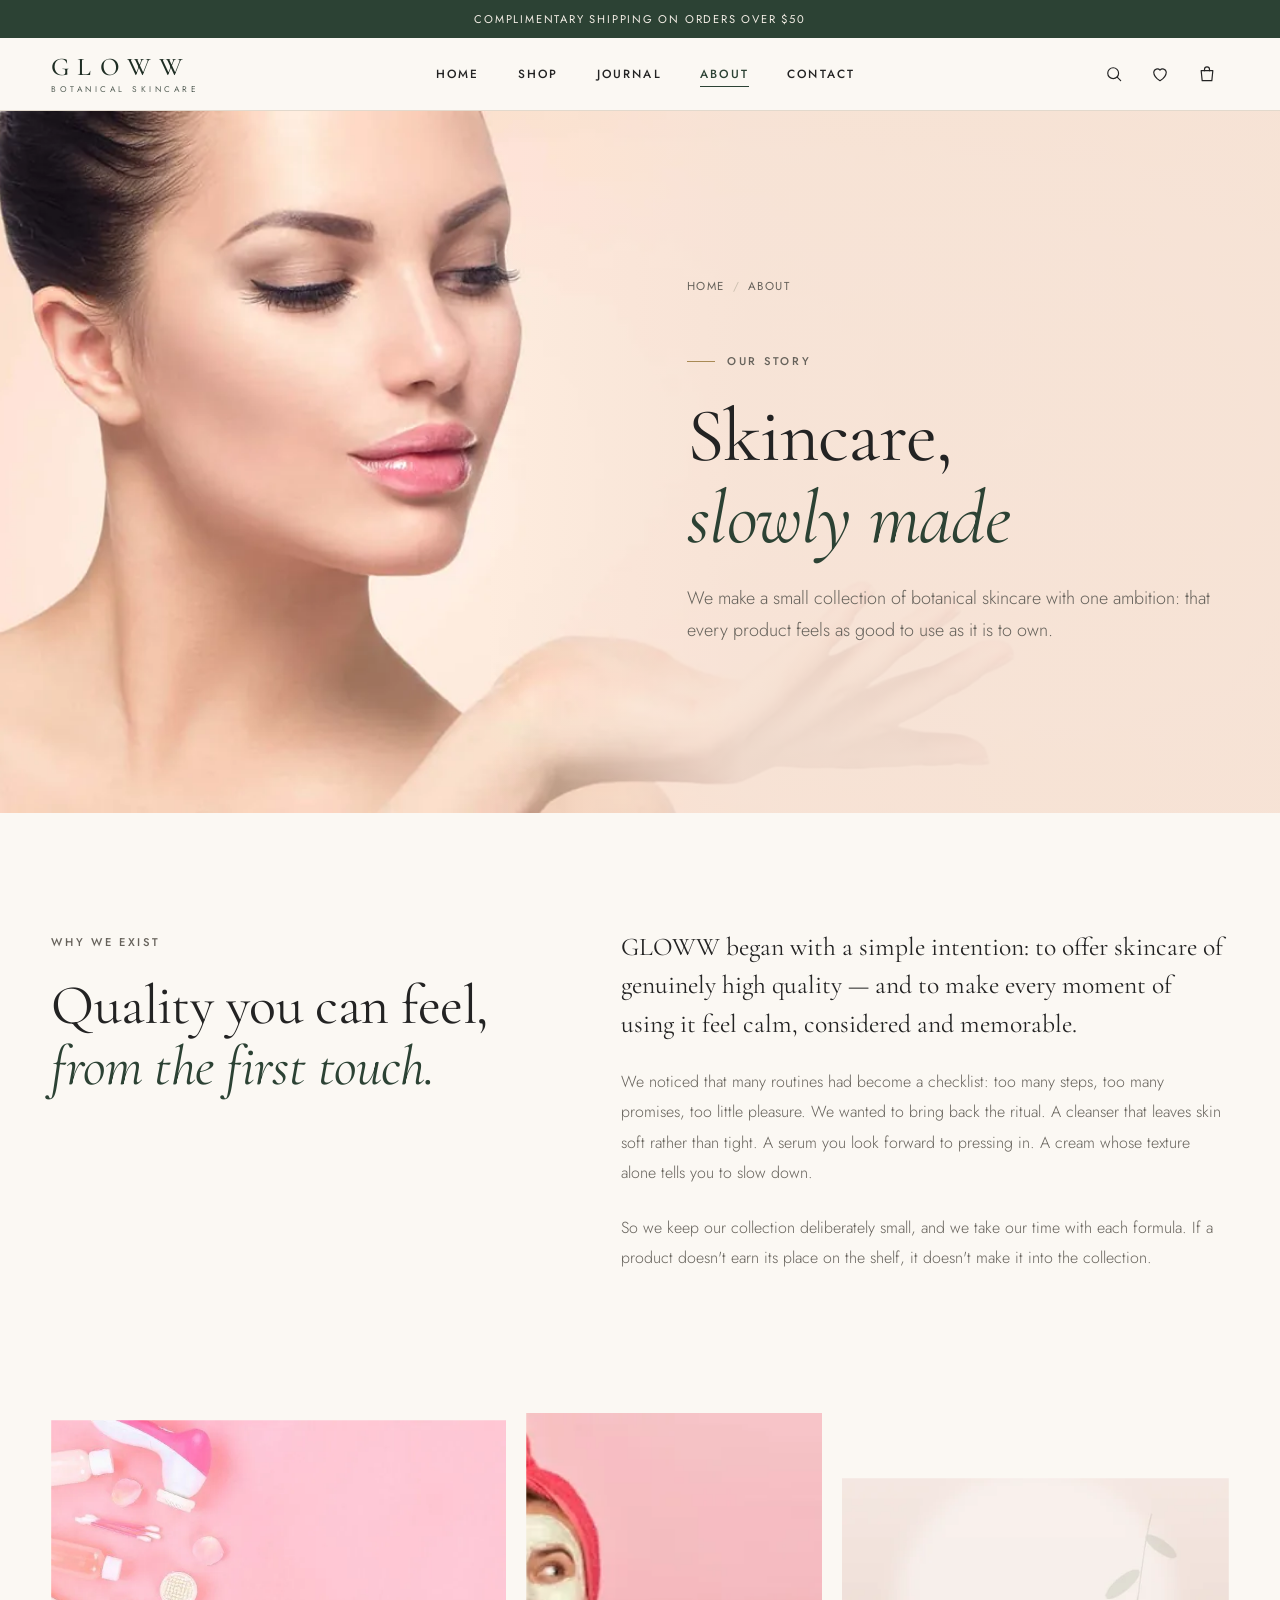
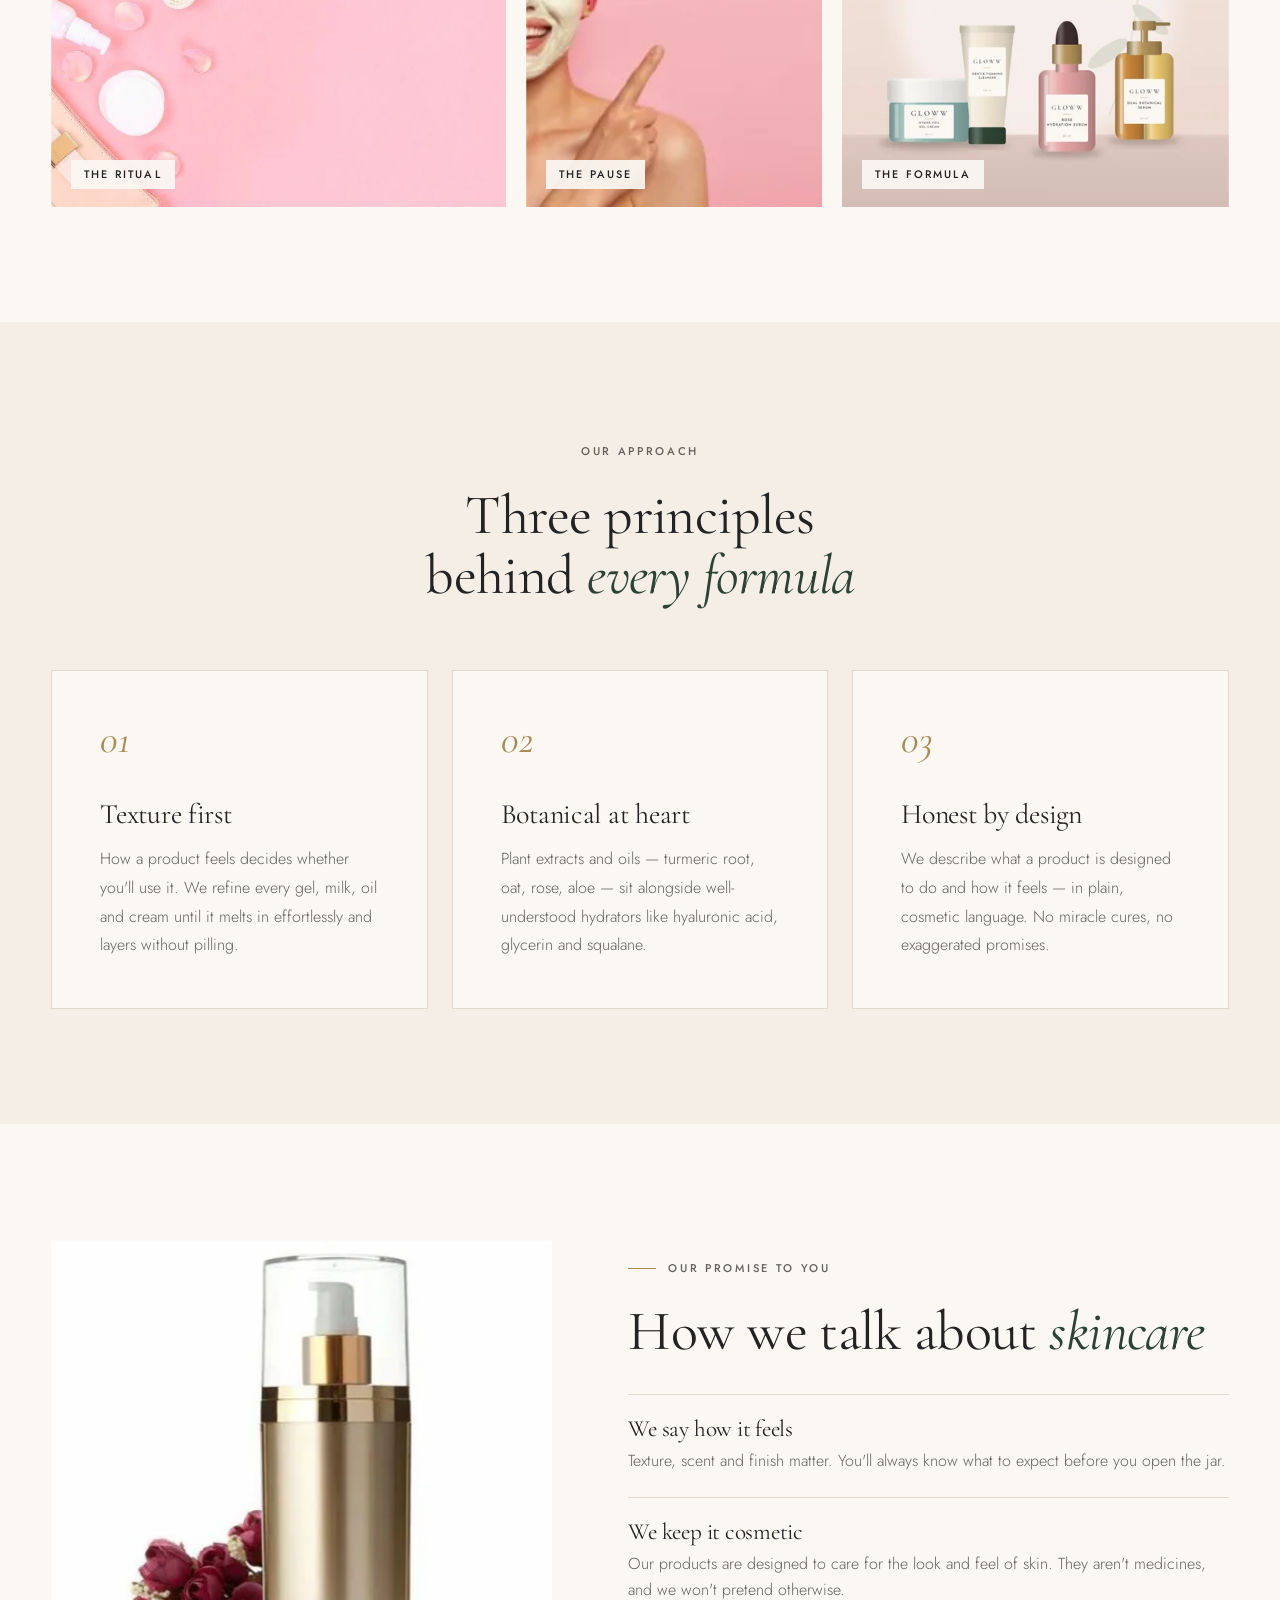
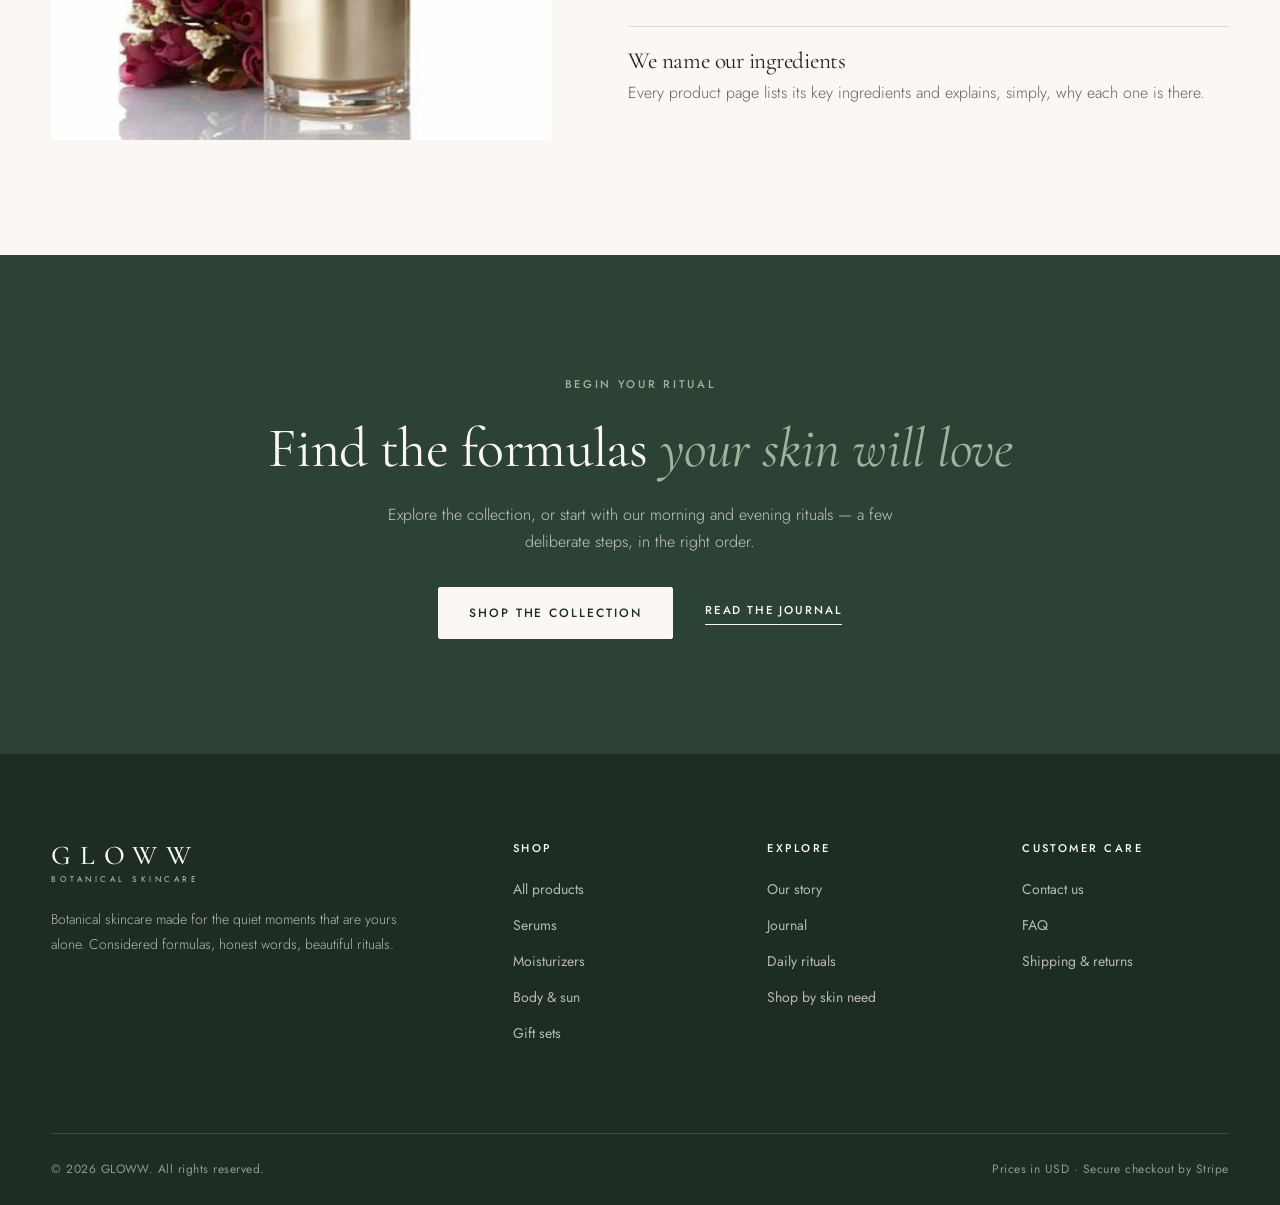
<file: about.html>
<!DOCTYPE html>
<html lang="en">

<head>
    <meta charset="utf-8">
    <meta name="viewport" content="width=device-width, initial-scale=1">
    <title>Our Story — Texture, Botanicals &amp; Honest Skincare | GLOWW</title>
    <meta name="description" content="Why GLOWW exists: high-quality botanical skincare, sensorial textures and honest, cosmetic-first language — designed to make every ritual feel memorable.">
    <meta name="theme-color" content="#2c4234">
    <link rel="icon" href="favicon.svg" type="image/svg+xml">
    <link rel="icon" href="favicon.png" type="image/png" sizes="32x32">
    <link rel="apple-touch-icon" href="apple-touch-icon.png">
    <meta property="og:type" content="website">
    <meta property="og:site_name" content="GLOWW">
    <meta property="og:title" content="Our story | GLOWW">
    <meta property="og:description" content="High-quality botanical skincare, sensorial textures and honest words — designed to make every ritual memorable.">
    <meta property="og:image" content="og-image.jpg">
    <meta name="twitter:card" content="summary_large_image">
    <link rel="stylesheet" href="css/base.css">
    <link rel="stylesheet" href="css/navbar.css">
    <link rel="stylesheet" href="css/about.css">
    <script>document.documentElement.classList.add("js");</script>
</head>

<body>
    <a class="skip-link" href="#main">Skip to content</a>

    <aside class="announcement" aria-label="Announcement"><p>Complimentary shipping on orders over $50</p></aside>

    <header class="site-header" data-header>
        <div class="navbar container">
            <button type="button" class="nav-toggle" aria-expanded="false" aria-controls="primary-nav" data-nav-toggle>
                <span class="nav-toggle__bars" aria-hidden="true"></span>
                <span class="visually-hidden">Open menu</span>
            </button>

            <a href="index.html" class="logo" aria-label="GLOWW home">GLOWW<span class="logo__sub" aria-hidden="true">Botanical skincare</span></a>

            <nav class="primary-nav" id="primary-nav" aria-label="Main">
                <div class="primary-nav__head">
                    <span class="logo" aria-hidden="true">GLOWW</span>
                    <button type="button" class="icon-btn" data-nav-close aria-label="Close menu"><svg class="icon" viewBox="0 0 24 24" aria-hidden="true" focusable="false"><path d="M6 6l12 12M18 6 6 18"/></svg></button>
                </div>
                <ul class="primary-nav__list" role="list">
                    <li><a href="index.html">Home</a></li>
                    <li><a href="Product.html">Shop</a></li>
                    <li><a href="journal.html">Journal</a></li>
                    <li><a href="about.html" aria-current="page">About</a></li>
                    <li><a href="contact.html">Contact</a></li>
                </ul>
                <div class="primary-nav__extra">
                    <h2>Shop by category</h2>
                    <ul role="list">
                        <li><a href="Product.html?category=serums">Serums</a></li>
                        <li><a href="Product.html?category=moisturizers">Moisturizers</a></li>
                        <li><a href="Product.html?category=eye-care">Eye care</a></li>
                        <li><a href="Product.html?category=body">Body &amp; sun</a></li>
                        <li><a href="Product.html?category=sets">Gift sets</a></li>
                    </ul>
                    <button type="button" class="text-link primary-nav__wishlist" data-open="wishlist">Your wishlist</button>
                </div>
            </nav>
            <div class="nav-scrim" data-nav-scrim></div>

            <div class="header-actions">
                <button type="button" class="icon-btn" data-open="search" aria-label="Search"><svg class="icon" viewBox="0 0 24 24" aria-hidden="true" focusable="false"><circle cx="11" cy="11" r="6.5"/><path d="m20 20-4.2-4.2"/></svg></button>
                <button type="button" class="icon-btn" data-open="wishlist" aria-label="Wishlist"><svg class="icon" viewBox="0 0 24 24" aria-hidden="true" focusable="false"><path d="M12 20s-7.5-4.6-7.5-10.2A4.3 4.3 0 0 1 12 7.4a4.3 4.3 0 0 1 7.5 2.4C19.5 15.4 12 20 12 20Z"/></svg><span class="badge" data-wishlist-count hidden>0</span></button>
                <button type="button" class="icon-btn" data-open="bag" aria-label="Shopping bag"><svg class="icon" viewBox="0 0 24 24" aria-hidden="true" focusable="false"><path d="M5 8h14l-1.2 12H6.2L5 8Z"/><path d="M9 8V6.5a3 3 0 0 1 6 0V8"/></svg><span class="badge" data-bag-count hidden>0</span></button>
            </div>
        </div>
    </header>

    <main id="main">

        <!-- ============ HERO ============ -->
        <section class="about-hero" aria-labelledby="about-title">
            <div class="about-hero__media">
                <img src="Images/web/sk1.webp" srcset="Images/web/sk1-480.webp 480w, Images/web/sk1-960.webp 960w, Images/web/sk1.webp 1600w" sizes="100vw" width="1600" height="640" alt="A woman with luminous skin, eyes lowered, holding out an open palm against a soft peach backdrop" fetchpriority="high">
            </div>
            <div class="container about-hero__inner">
                <div class="about-hero__content">
                    <nav class="breadcrumbs" aria-label="Breadcrumb">
                        <ol>
                            <li><a href="index.html">Home</a></li>
                            <li><span aria-current="page">About</span></li>
                        </ol>
                    </nav>
                    <span class="eyebrow eyebrow--rule">Our story</span>
                    <h1 id="about-title">Skincare, <em>slowly made</em></h1>
                    <p class="lede">We make a small collection of botanical skincare with one ambition: that every product feels as good to use as it is to own.</p>
                </div>
            </div>
        </section>

        <!-- ============ PHILOSOPHY ============ -->
        <section class="section philosophy" aria-labelledby="philosophy-title">
            <div class="container philosophy__inner">
                <div class="philosophy__lead reveal">
                    <span class="eyebrow">Why we exist</span>
                    <h2 class="display-2" id="philosophy-title">Quality you can feel, <em>from the first touch.</em></h2>
                </div>
                <div class="philosophy__text reveal" style="--reveal-delay: 0.1s">
                    <p class="philosophy__drop">GLOWW began with a simple intention: to offer skincare of genuinely high quality — and to make every moment of using it feel calm, considered and memorable.</p>
                    <p>We noticed that many routines had become a checklist: too many steps, too many promises, too little pleasure. We wanted to bring back the ritual. A cleanser that leaves skin soft rather than tight. A serum you look forward to pressing in. A cream whose texture alone tells you to slow down.</p>
                    <p>So we keep our collection deliberately small, and we take our time with each formula. If a product doesn't earn its place on the shelf, it doesn't make it into the collection.</p>
                </div>
            </div>
        </section>

        <!-- ============ VISUAL STORY ============ -->
        <section class="gallery-band" aria-label="The ritual in pictures">
            <figure class="gallery-band__item reveal-image">
                <img src="Images/web/pin3.webp" srcset="Images/web/pin3-480.webp 480w, Images/web/pin3.webp 880w" sizes="(min-width: 900px) 40vw, 100vw" width="880" height="586" alt="Skincare bottles, petals and cotton pads arranged on blush pink" loading="lazy">
                <figcaption>The ritual</figcaption>
            </figure>
            <figure class="gallery-band__item gallery-band__item--tall reveal-image" style="--reveal-delay: 0.1s">
                <img src="Images/web/pin1.webp" srcset="Images/web/pin1-480.webp 480w, Images/web/pin1.webp 736w" width="736" height="414" alt="A smiling woman taking a moment for a cream face mask, hair wrapped in a pink towel" sizes="(min-width: 900px) 25vw, 100vw" loading="lazy">
                <figcaption>The pause</figcaption>
            </figure>
            <figure class="gallery-band__item reveal-image" style="--reveal-delay: 0.2s">
                <img src="Images/scenes/gloww-collection.webp" srcset="Images/scenes/gloww-collection-480.webp 480w, Images/scenes/gloww-collection-960.webp 960w, Images/scenes/gloww-collection.webp 1600w" width="1600" height="1400" alt="The GLOWW ritual line-up: Hydra-Veil Gel Cream, Gentle Foaming Cleanser, Rose Hydration Serum and Dual Botanical Serum" sizes="(min-width: 900px) 35vw, 100vw" loading="lazy">
                <figcaption>The formula</figcaption>
            </figure>
        </section>

        <!-- ============ APPROACH ============ -->
        <section class="section section--cream approach" aria-labelledby="approach-title">
            <div class="container">
                <div class="section-heading reveal">
                    <span class="eyebrow">Our approach</span>
                    <h2 id="approach-title">Three principles behind <em>every formula</em></h2>
                </div>

                <ol class="pillars" role="list">
                    <li class="pillar reveal">
                        <span class="pillar__num">01</span>
                        <h3>Texture first</h3>
                        <p>How a product feels decides whether you'll use it. We refine every gel, milk, oil and cream until it melts in effortlessly and layers without pilling.</p>
                    </li>
                    <li class="pillar reveal" style="--reveal-delay: 0.1s">
                        <span class="pillar__num">02</span>
                        <h3>Botanical at heart</h3>
                        <p>Plant extracts and oils — turmeric root, oat, rose, aloe — sit alongside well-understood hydrators like hyaluronic acid, glycerin and squalane.</p>
                    </li>
                    <li class="pillar reveal" style="--reveal-delay: 0.2s">
                        <span class="pillar__num">03</span>
                        <h3>Honest by design</h3>
                        <p>We describe what a product is designed to do and how it feels — in plain, cosmetic language. No miracle cures, no exaggerated promises.</p>
                    </li>
                </ol>
            </div>
        </section>

        <!-- ============ PROMISE ============ -->
        <section class="section promise" aria-labelledby="promise-title">
            <div class="container promise__inner">
                <div class="promise__media reveal-image">
                    <img src="Images/web/image2.webp" width="474" height="474" alt="A tall gold pump bottle of essence beside a bouquet of deep red roses" loading="lazy">
                </div>
                <div class="promise__content reveal">
                    <span class="eyebrow eyebrow--rule">Our promise to you</span>
                    <h2 class="display-2" id="promise-title">How we talk about <em>skincare</em></h2>
                    <ul class="promise__list" role="list">
                        <li>
                            <h3>We say how it feels</h3>
                            <p>Texture, scent and finish matter. You'll always know what to expect before you open the jar.</p>
                        </li>
                        <li>
                            <h3>We keep it cosmetic</h3>
                            <p>Our products are designed to care for the look and feel of skin. They aren't medicines, and we won't pretend otherwise.</p>
                        </li>
                        <li>
                            <h3>We name our ingredients</h3>
                            <p>Every product page lists its key ingredients and explains, simply, why each one is there.</p>
                        </li>
                    </ul>
                </div>
            </div>
        </section>

        <!-- ============ CTA ============ -->
        <section class="section section--forest about-cta" aria-labelledby="cta-title">
            <div class="container--narrow about-cta__inner reveal">
                <span class="eyebrow">Begin your ritual</span>
                <h2 id="cta-title">Find the formulas <em>your skin will love</em></h2>
                <p>Explore the collection, or start with our morning and evening rituals — a few deliberate steps, in the right order.</p>
                <div class="about-cta__actions">
                    <a class="btn btn--light" href="Product.html">Shop the collection</a>
                    <a class="text-link about-cta__link" href="journal.html">Read the journal</a>
                </div>
            </div>
        </section>

    </main>

    <footer class="site-footer">
        <div class="container footer-top">
            <div class="footer-brand">
                <a href="index.html" class="logo">GLOWW<span class="logo__sub">Botanical skincare</span></a>
                <p>Botanical skincare made for the quiet moments that are yours alone. Considered formulas, honest words, beautiful rituals.</p>
            </div>
            <nav class="footer-column" aria-labelledby="footer-shop">
                <h2 id="footer-shop">Shop</h2>
                <ul role="list">
                    <li><a href="Product.html">All products</a></li>
                    <li><a href="Product.html?category=serums">Serums</a></li>
                    <li><a href="Product.html?category=moisturizers">Moisturizers</a></li>
                    <li><a href="Product.html?category=body">Body &amp; sun</a></li>
                    <li><a href="Product.html?category=sets">Gift sets</a></li>
                </ul>
            </nav>
            <nav class="footer-column" aria-labelledby="footer-explore">
                <h2 id="footer-explore">Explore</h2>
                <ul role="list">
                    <li><a href="about.html">Our story</a></li>
                    <li><a href="journal.html">Journal</a></li>
                    <li><a href="index.html#rituals">Daily rituals</a></li>
                    <li><a href="Product.html?benefit=hydration">Shop by skin need</a></li>
                </ul>
            </nav>
            <nav class="footer-column" aria-labelledby="footer-care">
                <h2 id="footer-care">Customer care</h2>
                <ul role="list">
                    <li><a href="contact.html">Contact us</a></li>
                    <li><a href="contact.html#faq">FAQ</a></li>
                    <li><a href="contact.html#shipping">Shipping &amp; returns</a></li>
                </ul>
            </nav>
        </div>
        <div class="container footer-bottom">
            <p>&copy; <span data-year>2026</span> GLOWW. All rights reserved.</p>
            <p>Prices in USD · Secure checkout by Stripe</p>
        </div>
    </footer>

    <script src="js/products.js" defer></script>
    <script src="js/store.js" defer></script>
    <script src="js/script.js" defer></script>
    <script src="js/drawers.js" defer></script>
</body>

</html>
</file>
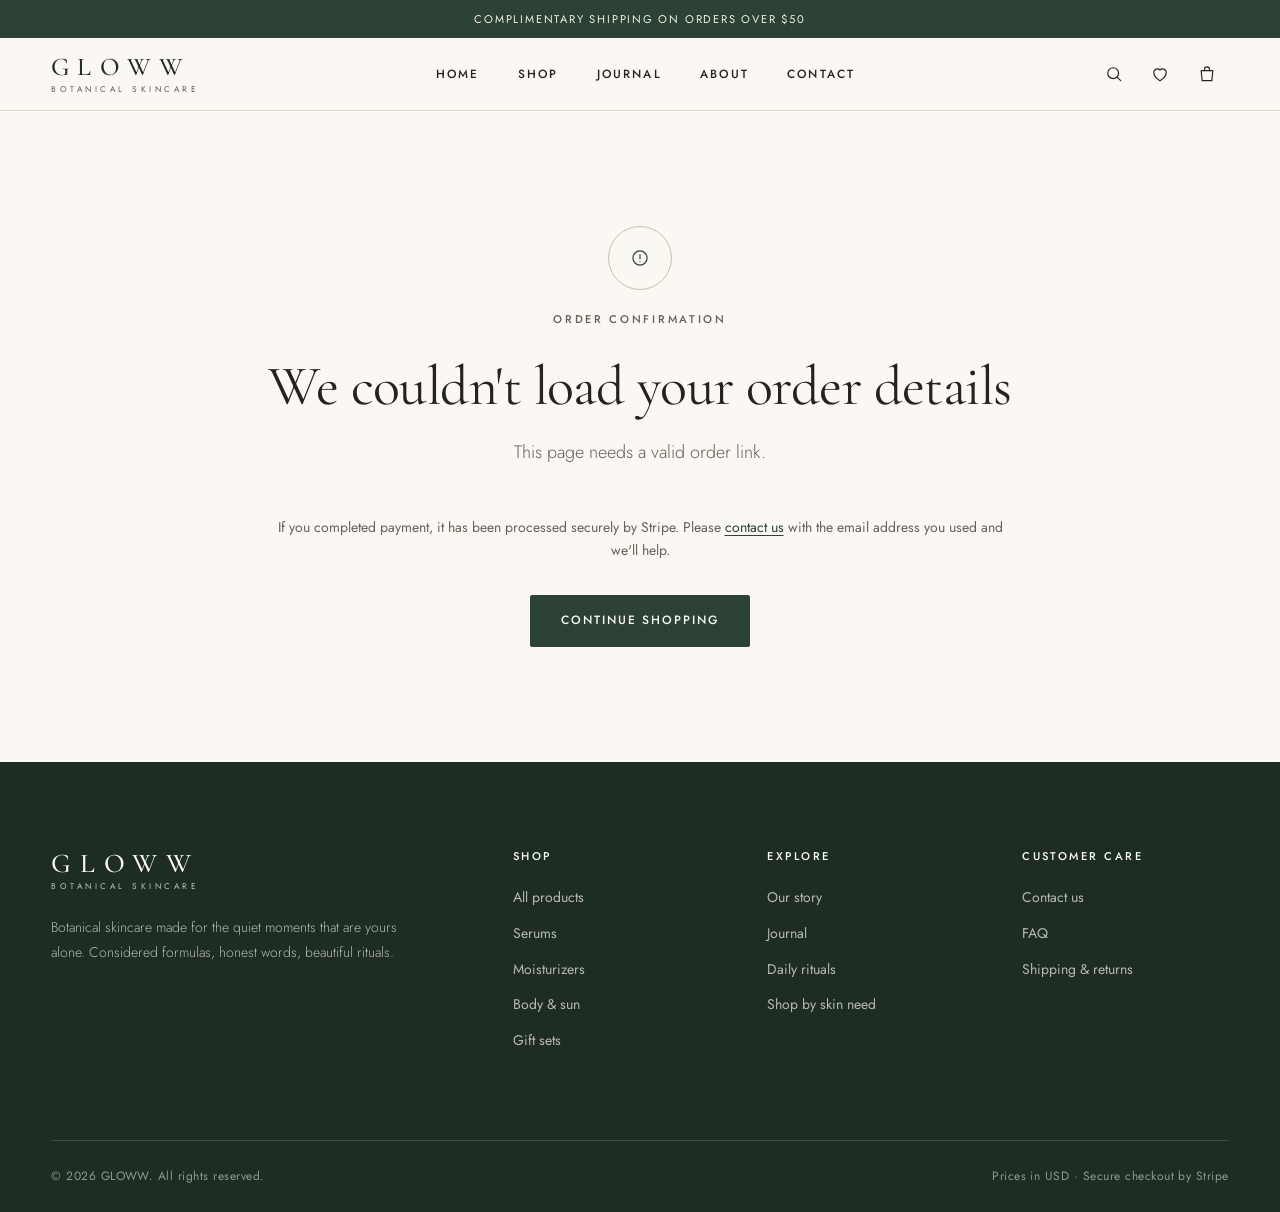
<file: checkout-success.html>
<!DOCTYPE html>
<html lang="en">

<head>
    <meta charset="utf-8">
    <meta name="viewport" content="width=device-width, initial-scale=1">
    <title>Order Confirmation | GLOWW</title>
    <meta name="description" content="Your GLOWW order confirmation.">
    <meta name="robots" content="noindex">
    <meta name="theme-color" content="#2c4234">
    <link rel="icon" href="favicon.svg" type="image/svg+xml">
    <link rel="icon" href="favicon.png" type="image/png" sizes="32x32">
    <link rel="apple-touch-icon" href="apple-touch-icon.png">
    <meta property="og:type" content="website">
    <meta property="og:site_name" content="GLOWW">
    <meta property="og:title" content="Order confirmation | GLOWW">
    <meta property="og:description" content="Your GLOWW order confirmation.">
    <meta property="og:image" content="og-image.jpg">
    <meta name="twitter:card" content="summary_large_image">
    <link rel="stylesheet" href="css/base.css">
    <link rel="stylesheet" href="css/navbar.css">
    <link rel="stylesheet" href="css/content.css">
    <script>document.documentElement.classList.add("js");</script>
</head>

<body>
    <a class="skip-link" href="#main">Skip to content</a>

    <aside class="announcement" aria-label="Announcement"><p>Complimentary shipping on orders over $50</p></aside>

    <header class="site-header" data-header>
        <div class="navbar container">
            <button type="button" class="nav-toggle" aria-expanded="false" aria-controls="primary-nav" data-nav-toggle>
                <span class="nav-toggle__bars" aria-hidden="true"></span>
                <span class="visually-hidden">Open menu</span>
            </button>

            <a href="index.html" class="logo" aria-label="GLOWW home">GLOWW<span class="logo__sub" aria-hidden="true">Botanical skincare</span></a>

            <nav class="primary-nav" id="primary-nav" aria-label="Main">
                <div class="primary-nav__head">
                    <span class="logo" aria-hidden="true">GLOWW</span>
                    <button type="button" class="icon-btn" data-nav-close aria-label="Close menu"><svg class="icon" viewBox="0 0 24 24" aria-hidden="true" focusable="false"><path d="M6 6l12 12M18 6 6 18"/></svg></button>
                </div>
                <ul class="primary-nav__list" role="list">
                    <li><a href="index.html">Home</a></li>
                    <li><a href="Product.html">Shop</a></li>
                    <li><a href="journal.html">Journal</a></li>
                    <li><a href="about.html">About</a></li>
                    <li><a href="contact.html">Contact</a></li>
                </ul>
                <div class="primary-nav__extra">
                    <h2>Shop by category</h2>
                    <ul role="list">
                        <li><a href="Product.html?category=serums">Serums</a></li>
                        <li><a href="Product.html?category=moisturizers">Moisturizers</a></li>
                        <li><a href="Product.html?category=eye-care">Eye care</a></li>
                        <li><a href="Product.html?category=body">Body &amp; sun</a></li>
                        <li><a href="Product.html?category=sets">Gift sets</a></li>
                    </ul>
                    <button type="button" class="text-link primary-nav__wishlist" data-open="wishlist">Your wishlist</button>
                </div>
            </nav>
            <div class="nav-scrim" data-nav-scrim></div>

            <div class="header-actions">
                <button type="button" class="icon-btn" data-open="search" aria-label="Search"><svg class="icon" viewBox="0 0 24 24" aria-hidden="true" focusable="false"><circle cx="11" cy="11" r="6.5"/><path d="m20 20-4.2-4.2"/></svg></button>
                <button type="button" class="icon-btn" data-open="wishlist" aria-label="Wishlist"><svg class="icon" viewBox="0 0 24 24" aria-hidden="true" focusable="false"><path d="M12 20s-7.5-4.6-7.5-10.2A4.3 4.3 0 0 1 12 7.4a4.3 4.3 0 0 1 7.5 2.4C19.5 15.4 12 20 12 20Z"/></svg><span class="badge" data-wishlist-count hidden>0</span></button>
                <button type="button" class="icon-btn" data-open="bag" aria-label="Shopping bag"><svg class="icon" viewBox="0 0 24 24" aria-hidden="true" focusable="false"><path d="M5 8h14l-1.2 12H6.2L5 8Z"/><path d="M9 8V6.5a3 3 0 0 1 6 0V8"/></svg><span class="badge" data-bag-count hidden>0</span></button>
            </div>
        </div>
    </header>

    <main id="main">
        <section class="section order" aria-labelledby="order-title">
            <div class="container--narrow" data-order-root aria-busy="true">
                <div class="order__header">
                    <span class="eyebrow">Order confirmation</span>
                    <h1 id="order-title">Confirming your order…</h1>
                    <p class="lede">This only takes a moment.</p>
                </div>
                <div class="order-card" aria-hidden="true">
                    <div class="skeleton order__skeleton"></div>
                    <div class="skeleton order__skeleton"></div>
                    <div class="skeleton order__skeleton"></div>
                </div>
                <noscript>
                    <p class="order__note">Order details need JavaScript. If you completed payment, it has been processed by Stripe — please <a href="contact.html">contact us</a> with any questions.</p>
                </noscript>
            </div>
        </section>
    </main>

    <footer class="site-footer">
        <div class="container footer-top">
            <div class="footer-brand">
                <a href="index.html" class="logo">GLOWW<span class="logo__sub">Botanical skincare</span></a>
                <p>Botanical skincare made for the quiet moments that are yours alone. Considered formulas, honest words, beautiful rituals.</p>
            </div>
            <nav class="footer-column" aria-labelledby="footer-shop">
                <h2 id="footer-shop">Shop</h2>
                <ul role="list">
                    <li><a href="Product.html">All products</a></li>
                    <li><a href="Product.html?category=serums">Serums</a></li>
                    <li><a href="Product.html?category=moisturizers">Moisturizers</a></li>
                    <li><a href="Product.html?category=body">Body &amp; sun</a></li>
                    <li><a href="Product.html?category=sets">Gift sets</a></li>
                </ul>
            </nav>
            <nav class="footer-column" aria-labelledby="footer-explore">
                <h2 id="footer-explore">Explore</h2>
                <ul role="list">
                    <li><a href="about.html">Our story</a></li>
                    <li><a href="journal.html">Journal</a></li>
                    <li><a href="index.html#rituals">Daily rituals</a></li>
                    <li><a href="Product.html?benefit=hydration">Shop by skin need</a></li>
                </ul>
            </nav>
            <nav class="footer-column" aria-labelledby="footer-care">
                <h2 id="footer-care">Customer care</h2>
                <ul role="list">
                    <li><a href="contact.html">Contact us</a></li>
                    <li><a href="contact.html#faq">FAQ</a></li>
                    <li><a href="contact.html#shipping">Shipping &amp; returns</a></li>
                </ul>
            </nav>
        </div>
        <div class="container footer-bottom">
            <p>&copy; <span data-year>2026</span> GLOWW. All rights reserved.</p>
            <p>Prices in USD · Secure checkout by Stripe</p>
        </div>
    </footer>

    <script src="js/products.js" defer></script>
    <script src="js/store.js" defer></script>
    <script src="js/script.js" defer></script>
    <script src="js/drawers.js" defer></script>
    <script src="js/checkout-success.js" defer></script>
</body>

</html>
</file>
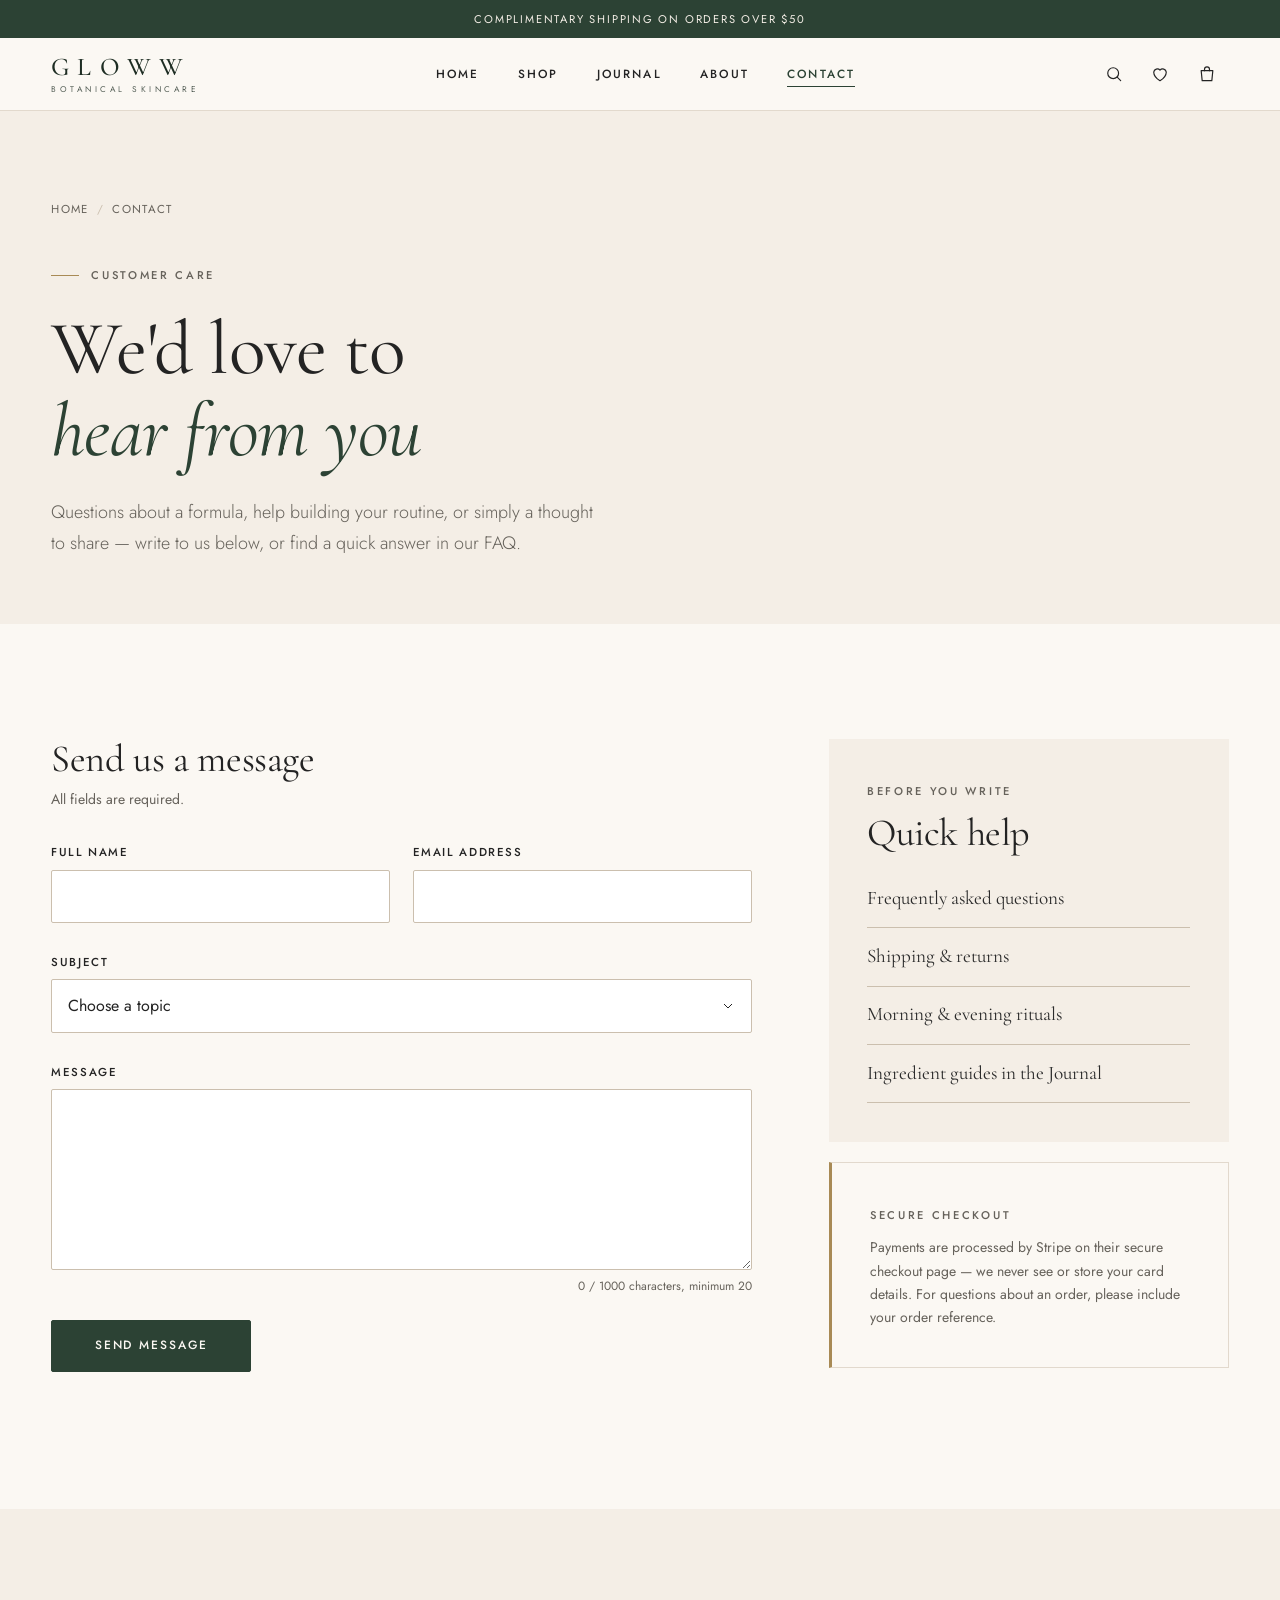
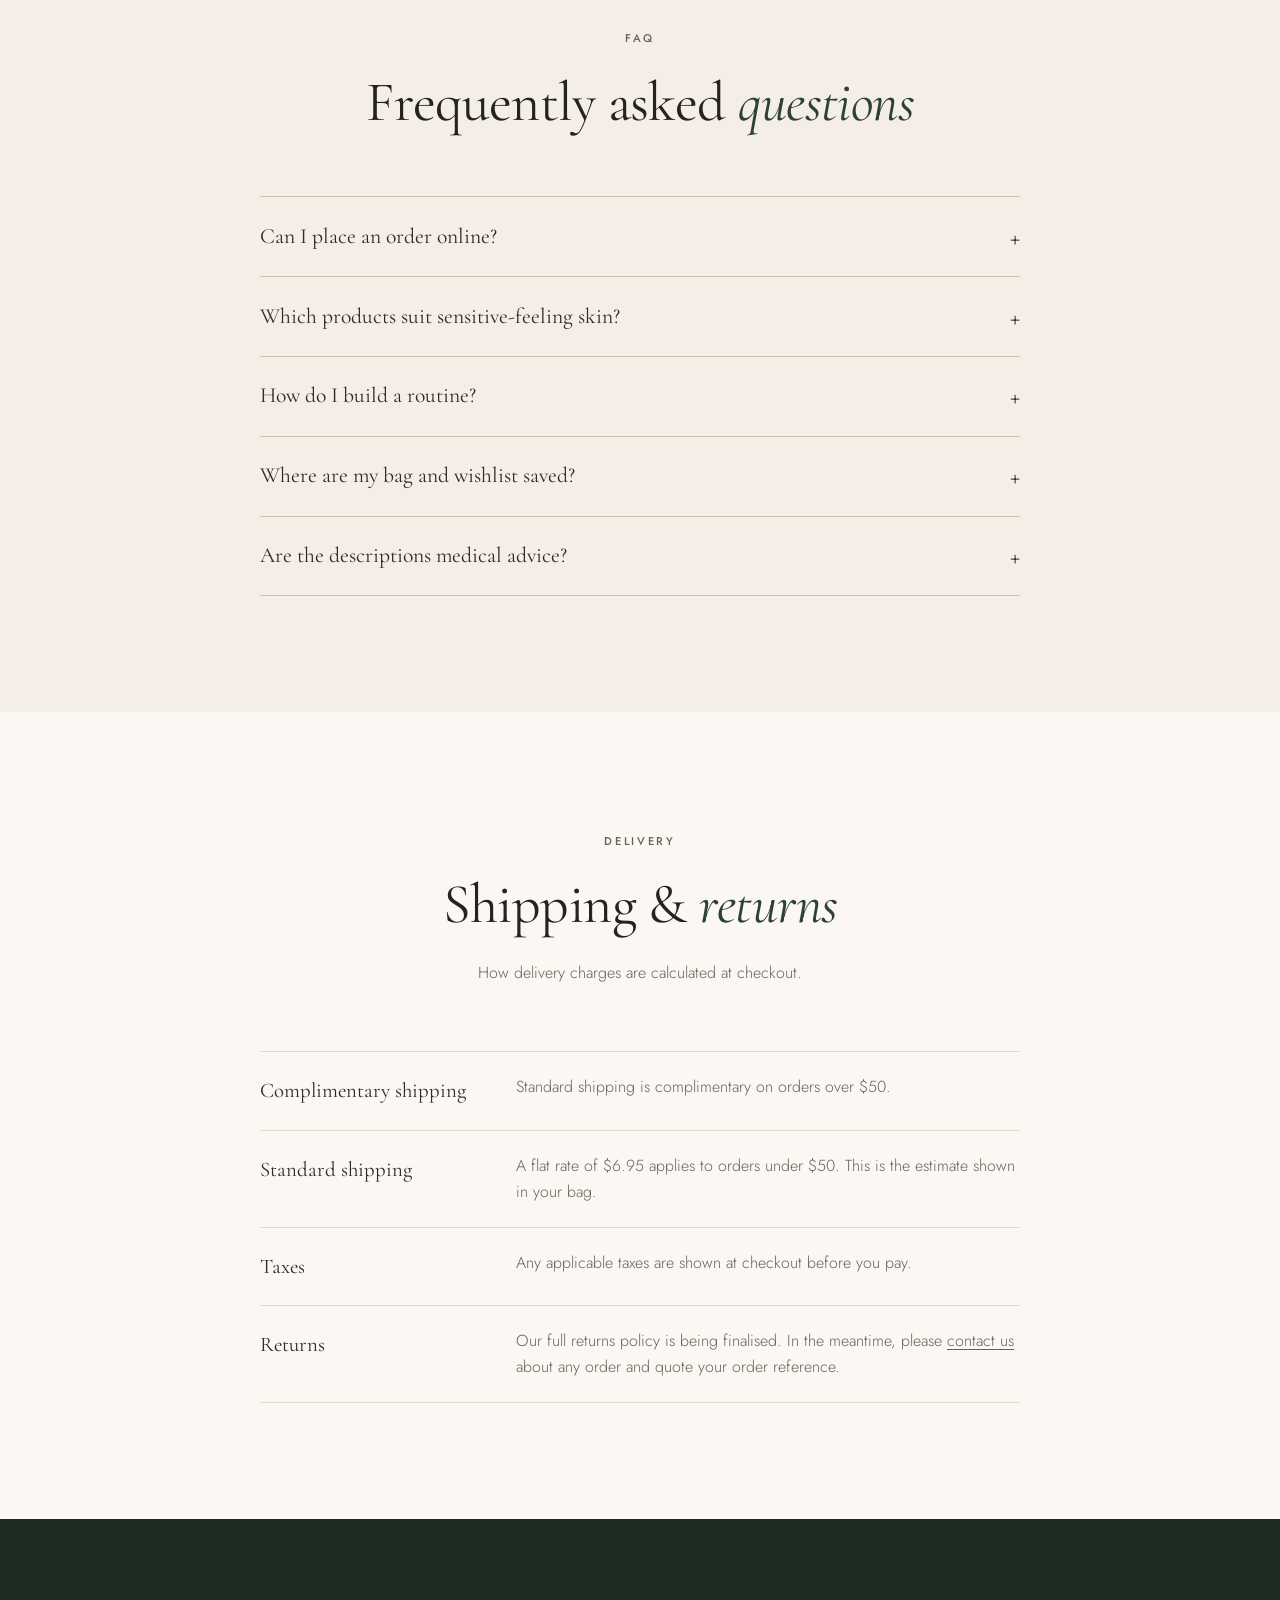
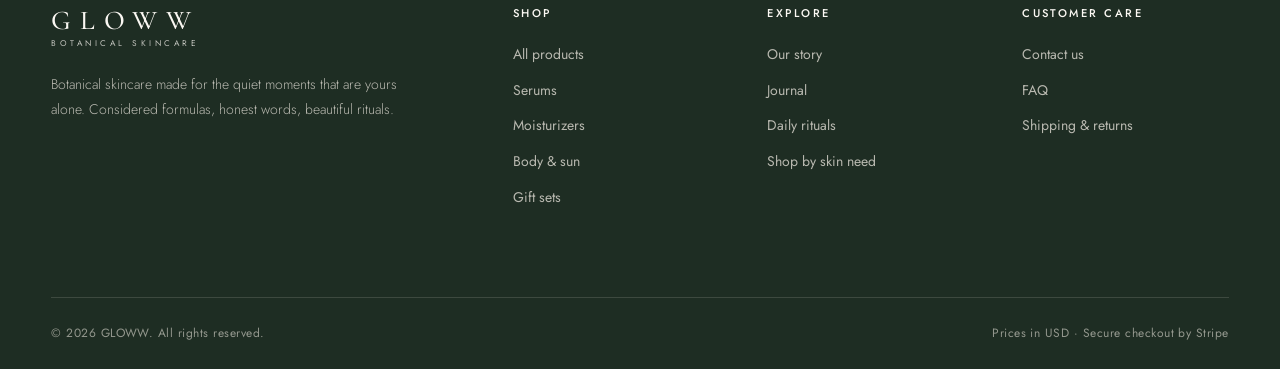
<file: contact.html>
<!DOCTYPE html>
<html lang="en">

<head>
    <meta charset="utf-8">
    <meta name="viewport" content="width=device-width, initial-scale=1">
    <title>Contact Us &amp; FAQ | GLOWW</title>
    <meta name="description" content="Questions about a product, your routine or shipping? Write to the GLOWW team, or find quick answers in our FAQ.">
    <meta name="theme-color" content="#2c4234">
    <link rel="icon" href="favicon.svg" type="image/svg+xml">
    <link rel="icon" href="favicon.png" type="image/png" sizes="32x32">
    <link rel="apple-touch-icon" href="apple-touch-icon.png">
    <meta property="og:type" content="website">
    <meta property="og:site_name" content="GLOWW">
    <meta property="og:title" content="Contact us | GLOWW">
    <meta property="og:description" content="Questions about a product, your routine or shipping? We'd love to hear from you.">
    <meta property="og:image" content="og-image.jpg">
    <meta name="twitter:card" content="summary_large_image">
    <link rel="stylesheet" href="css/base.css">
    <link rel="stylesheet" href="css/navbar.css">
    <link rel="stylesheet" href="css/content.css">
    <script>document.documentElement.classList.add("js");</script>
</head>

<body>
    <a class="skip-link" href="#main">Skip to content</a>

    <aside class="announcement" aria-label="Announcement"><p>Complimentary shipping on orders over $50</p></aside>

    <header class="site-header" data-header>
        <div class="navbar container">
            <button type="button" class="nav-toggle" aria-expanded="false" aria-controls="primary-nav" data-nav-toggle>
                <span class="nav-toggle__bars" aria-hidden="true"></span>
                <span class="visually-hidden">Open menu</span>
            </button>

            <a href="index.html" class="logo" aria-label="GLOWW home">GLOWW<span class="logo__sub" aria-hidden="true">Botanical skincare</span></a>

            <nav class="primary-nav" id="primary-nav" aria-label="Main">
                <div class="primary-nav__head">
                    <span class="logo" aria-hidden="true">GLOWW</span>
                    <button type="button" class="icon-btn" data-nav-close aria-label="Close menu"><svg class="icon" viewBox="0 0 24 24" aria-hidden="true" focusable="false"><path d="M6 6l12 12M18 6 6 18"/></svg></button>
                </div>
                <ul class="primary-nav__list" role="list">
                    <li><a href="index.html">Home</a></li>
                    <li><a href="Product.html">Shop</a></li>
                    <li><a href="journal.html">Journal</a></li>
                    <li><a href="about.html">About</a></li>
                    <li><a href="contact.html" aria-current="page">Contact</a></li>
                </ul>
                <div class="primary-nav__extra">
                    <h2>Shop by category</h2>
                    <ul role="list">
                        <li><a href="Product.html?category=serums">Serums</a></li>
                        <li><a href="Product.html?category=moisturizers">Moisturizers</a></li>
                        <li><a href="Product.html?category=eye-care">Eye care</a></li>
                        <li><a href="Product.html?category=body">Body &amp; sun</a></li>
                        <li><a href="Product.html?category=sets">Gift sets</a></li>
                    </ul>
                    <button type="button" class="text-link primary-nav__wishlist" data-open="wishlist">Your wishlist</button>
                </div>
            </nav>
            <div class="nav-scrim" data-nav-scrim></div>

            <div class="header-actions">
                <button type="button" class="icon-btn" data-open="search" aria-label="Search"><svg class="icon" viewBox="0 0 24 24" aria-hidden="true" focusable="false"><circle cx="11" cy="11" r="6.5"/><path d="m20 20-4.2-4.2"/></svg></button>
                <button type="button" class="icon-btn" data-open="wishlist" aria-label="Wishlist"><svg class="icon" viewBox="0 0 24 24" aria-hidden="true" focusable="false"><path d="M12 20s-7.5-4.6-7.5-10.2A4.3 4.3 0 0 1 12 7.4a4.3 4.3 0 0 1 7.5 2.4C19.5 15.4 12 20 12 20Z"/></svg><span class="badge" data-wishlist-count hidden>0</span></button>
                <button type="button" class="icon-btn" data-open="bag" aria-label="Shopping bag"><svg class="icon" viewBox="0 0 24 24" aria-hidden="true" focusable="false"><path d="M5 8h14l-1.2 12H6.2L5 8Z"/><path d="M9 8V6.5a3 3 0 0 1 6 0V8"/></svg><span class="badge" data-bag-count hidden>0</span></button>
            </div>
        </div>
    </header>

    <main id="main">

        <section class="page-hero" aria-labelledby="contact-title">
            <div class="container">
                <nav class="breadcrumbs" aria-label="Breadcrumb">
                    <ol>
                        <li><a href="index.html">Home</a></li>
                        <li><span aria-current="page">Contact</span></li>
                    </ol>
                </nav>
                <span class="eyebrow eyebrow--rule">Customer care</span>
                <h1 id="contact-title">We'd love to <em>hear from you</em></h1>
                <p class="lede">Questions about a formula, help building your routine, or simply a thought to share — write to us below, or find a quick answer in our FAQ.</p>
            </div>
        </section>

        <section class="section contact" aria-labelledby="form-title">
            <div class="container contact__inner">
                <div class="contact__form-wrap">
                    <h2 class="display-3" id="form-title">Send us a message</h2>
                    <p class="contact__intro">All fields are required.</p>

                    <form class="contact-form" data-form="contact" data-endpoint="/api/contact-submit" novalidate>
                        <div class="contact-form__row">
                            <div class="field">
                                <label class="field__label" for="contact-name">Full name</label>
                                <input class="field__input" id="contact-name" name="name" type="text" autocomplete="name" required minlength="2" maxlength="80" aria-describedby="contact-name-error">
                                <p class="field__error" id="contact-name-error"></p>
                            </div>
                            <div class="field">
                                <label class="field__label" for="contact-email">Email address</label>
                                <input class="field__input" id="contact-email" name="email" type="email" autocomplete="email" required maxlength="120" aria-describedby="contact-email-error">
                                <p class="field__error" id="contact-email-error"></p>
                            </div>
                        </div>

                        <div class="field">
                            <label class="field__label" for="contact-subject">Subject</label>
                            <select class="field__input" id="contact-subject" name="subject" required aria-describedby="contact-subject-error">
                                <option value="">Choose a topic</option>
                                <option>Product advice</option>
                                <option>Help with my routine</option>
                                <option>Shipping &amp; returns</option>
                                <option>Press &amp; partnerships</option>
                                <option>Something else</option>
                            </select>
                            <p class="field__error" id="contact-subject-error"></p>
                        </div>

                        <div class="field">
                            <label class="field__label" for="contact-message">Message</label>
                            <textarea class="field__input" id="contact-message" name="message" rows="6" required minlength="20" maxlength="1000" aria-describedby="contact-message-hint contact-message-error"></textarea>
                            <div class="field__meta">
                                <p class="field__error" id="contact-message-error"></p>
                                <p class="field__hint" id="contact-message-hint"><span data-char-count="contact-message">0 / 1000</span> characters, minimum 20</p>
                            </div>
                        </div>

                        <!-- Honeypot: hidden from people, tempting to bots -->
                        <div class="visually-hidden" aria-hidden="true">
                            <label for="contact-company">Company</label>
                            <input id="contact-company" name="company" type="text" tabindex="-1" autocomplete="off" data-honeypot>
                        </div>

                        <button type="submit" class="btn btn--primary contact-form__submit">Send message</button>
                        <div data-form-status></div>
                    </form>
                </div>

                <div class="contact__aside">
                    <div class="contact-card">
                        <span class="eyebrow">Before you write</span>
                        <h2>Quick help</h2>
                        <ul class="contact-card__links" role="list">
                            <li><a href="#faq">Frequently asked questions</a></li>
                            <li><a href="#shipping">Shipping &amp; returns</a></li>
                            <li><a href="index.html#rituals">Morning &amp; evening rituals</a></li>
                            <li><a href="journal.html">Ingredient guides in the Journal</a></li>
                        </ul>
                    </div>
                    <div class="contact-card contact-card--note">
                        <span class="eyebrow">Secure checkout</span>
                        <p>Payments are processed by Stripe on their secure checkout page — we never see or store your card details. For questions about an order, please include your order reference.</p>
                    </div>
                </div>
            </div>
        </section>

        <section class="section section--cream faq" id="faq" aria-labelledby="faq-title">
            <div class="container--narrow">
                <div class="section-heading">
                    <span class="eyebrow">FAQ</span>
                    <h2 id="faq-title">Frequently asked <em>questions</em></h2>
                </div>

                <div class="accordion">
                    <details>
                        <summary>Can I place an order online?</summary>
                        <div class="accordion__body">
                            <p>Yes. Add products to your bag and choose <strong>Secure checkout</strong>. You'll enter your shipping details and pay on Stripe's secure checkout page, then return here to see your order confirmation and reference.</p>
                        </div>
                    </details>
                    <details>
                        <summary>Which products suit sensitive-feeling skin?</summary>
                        <div class="accordion__body">
                            <p>Our <a href="product-detail.html?p=apricot-comfort-day-cream">Apricot Comfort Day Cream</a> and <a href="product-detail.html?p=gentle-foaming-cleanser">Gentle Foaming Cleanser</a> were designed with comfort in mind. Every skin is different, so we always recommend a patch test before first use — and speaking with a professional about any specific skin concern.</p>
                        </div>
                    </details>
                    <details>
                        <summary>How do I build a routine?</summary>
                        <div class="accordion__body">
                            <p>Start simple: cleanse, treat, moisturize. Our <a href="index.html#rituals">morning and evening rituals</a> show the order we recommend, and the <a href="journal.html">Journal</a> explains each step in more detail.</p>
                        </div>
                    </details>
                    <details>
                        <summary>Where are my bag and wishlist saved?</summary>
                        <div class="accordion__body">
                            <p>They're stored in this browser, on this device only. Customer accounts aren't available yet, so your selection won't appear on other devices, and clearing your browser data will remove it.</p>
                        </div>
                    </details>
                    <details>
                        <summary>Are the descriptions medical advice?</summary>
                        <div class="accordion__body">
                            <p>No. Our products are cosmetics designed to care for the look and feel of skin, and our descriptions are written in cosmetic terms. For any skin condition, please consult a qualified professional.</p>
                        </div>
                    </details>
                </div>
            </div>
        </section>

        <section class="section shipping" id="shipping" aria-labelledby="shipping-title">
            <div class="container--narrow">
                <div class="section-heading">
                    <span class="eyebrow">Delivery</span>
                    <h2 id="shipping-title">Shipping &amp; <em>returns</em></h2>
                    <p>How delivery charges are calculated at checkout.</p>
                </div>
                <dl class="policy-list">
                    <div>
                        <dt>Complimentary shipping</dt>
                        <dd>Standard shipping is complimentary on orders over $50.</dd>
                    </div>
                    <div>
                        <dt>Standard shipping</dt>
                        <dd>A flat rate of $6.95 applies to orders under $50. This is the estimate shown in your bag.</dd>
                    </div>
                    <div>
                        <dt>Taxes</dt>
                        <dd>Any applicable taxes are shown at checkout before you pay.</dd>
                    </div>
                    <div>
                        <dt>Returns</dt>
                        <dd>Our full returns policy is being finalised. In the meantime, please <a href="#form-title">contact us</a> about any order and quote your order reference.</dd>
                    </div>
                </dl>
            </div>
        </section>

    </main>

    <footer class="site-footer">
        <div class="container footer-top">
            <div class="footer-brand">
                <a href="index.html" class="logo">GLOWW<span class="logo__sub">Botanical skincare</span></a>
                <p>Botanical skincare made for the quiet moments that are yours alone. Considered formulas, honest words, beautiful rituals.</p>
            </div>
            <nav class="footer-column" aria-labelledby="footer-shop">
                <h2 id="footer-shop">Shop</h2>
                <ul role="list">
                    <li><a href="Product.html">All products</a></li>
                    <li><a href="Product.html?category=serums">Serums</a></li>
                    <li><a href="Product.html?category=moisturizers">Moisturizers</a></li>
                    <li><a href="Product.html?category=body">Body &amp; sun</a></li>
                    <li><a href="Product.html?category=sets">Gift sets</a></li>
                </ul>
            </nav>
            <nav class="footer-column" aria-labelledby="footer-explore">
                <h2 id="footer-explore">Explore</h2>
                <ul role="list">
                    <li><a href="about.html">Our story</a></li>
                    <li><a href="journal.html">Journal</a></li>
                    <li><a href="index.html#rituals">Daily rituals</a></li>
                    <li><a href="Product.html?benefit=hydration">Shop by skin need</a></li>
                </ul>
            </nav>
            <nav class="footer-column" aria-labelledby="footer-care">
                <h2 id="footer-care">Customer care</h2>
                <ul role="list">
                    <li><a href="contact.html">Contact us</a></li>
                    <li><a href="contact.html#faq">FAQ</a></li>
                    <li><a href="contact.html#shipping">Shipping &amp; returns</a></li>
                </ul>
            </nav>
        </div>
        <div class="container footer-bottom">
            <p>&copy; <span data-year>2026</span> GLOWW. All rights reserved.</p>
            <p>Prices in USD · Secure checkout by Stripe</p>
        </div>
    </footer>

    <script src="js/products.js" defer></script>
    <script src="js/store.js" defer></script>
    <script src="js/script.js" defer></script>
    <script src="js/drawers.js" defer></script>
    <script src="js/forms.js" defer></script>
</body>

</html>
</file>
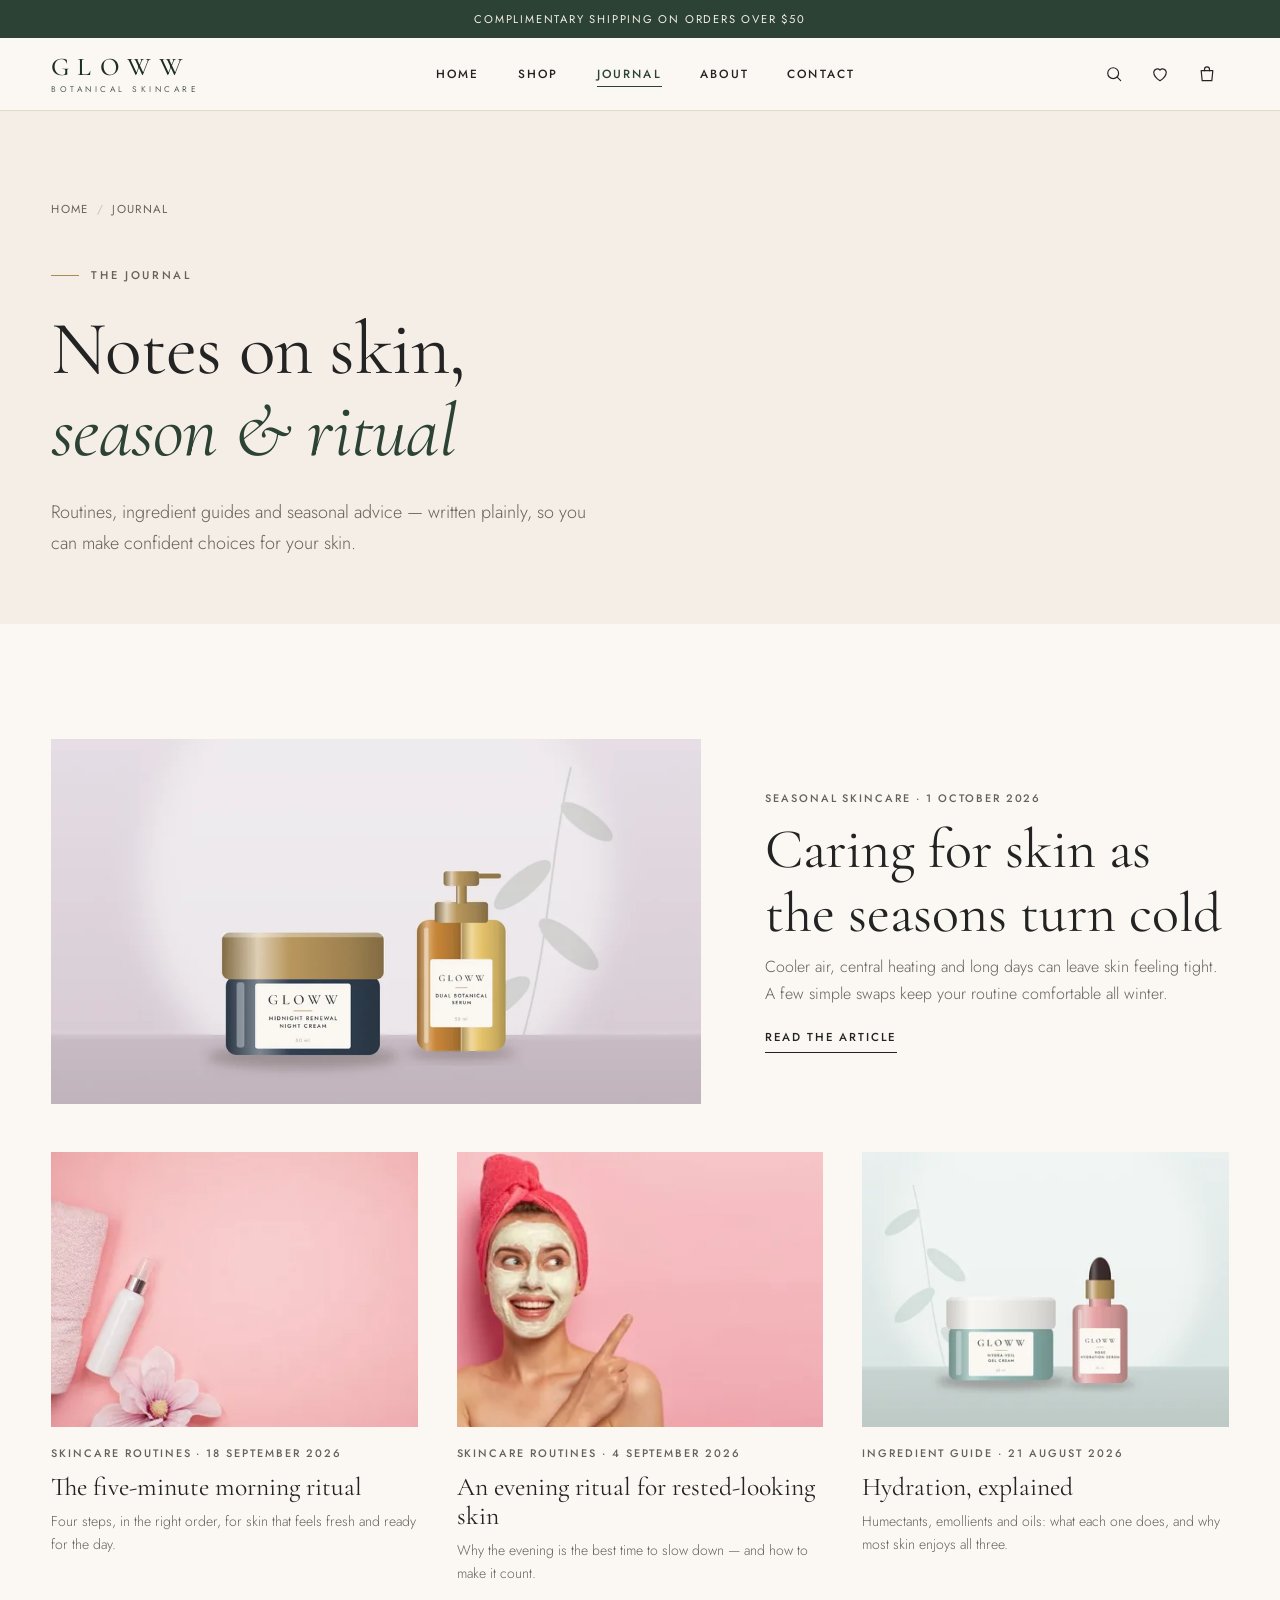
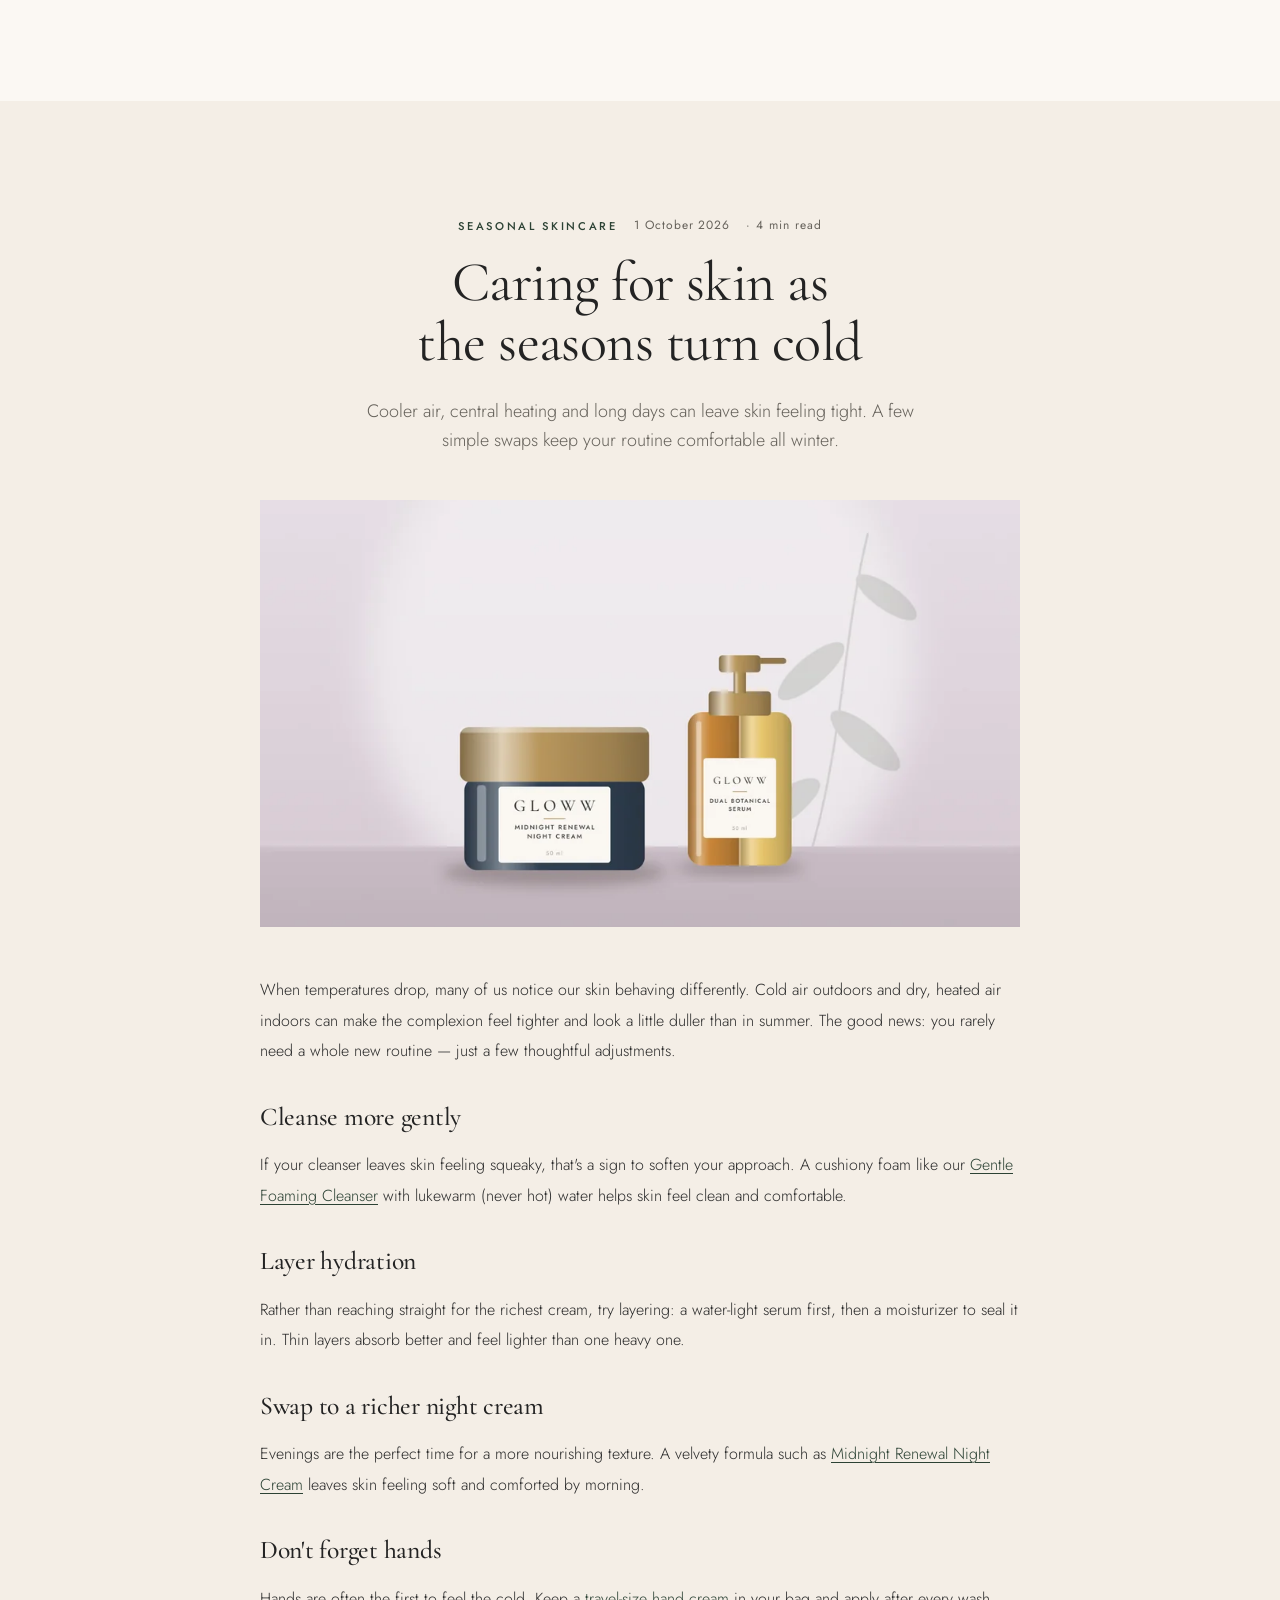
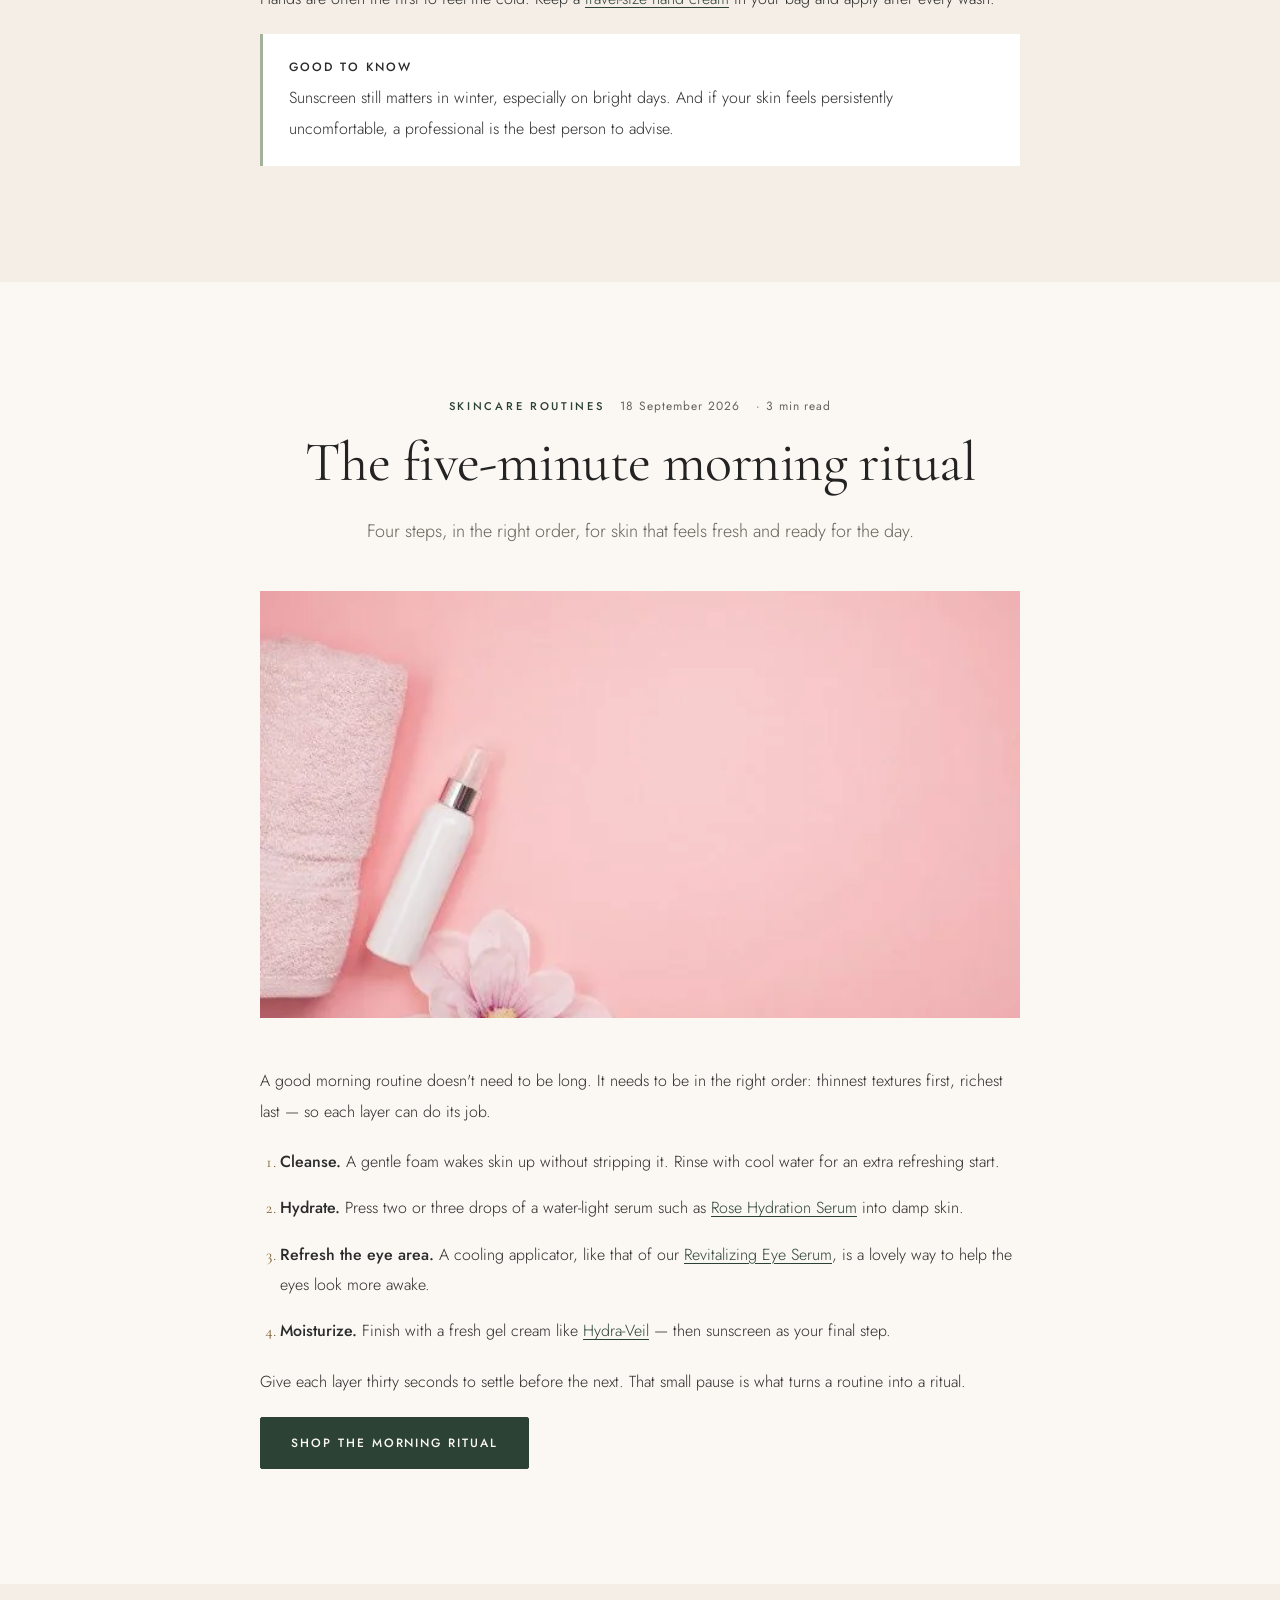
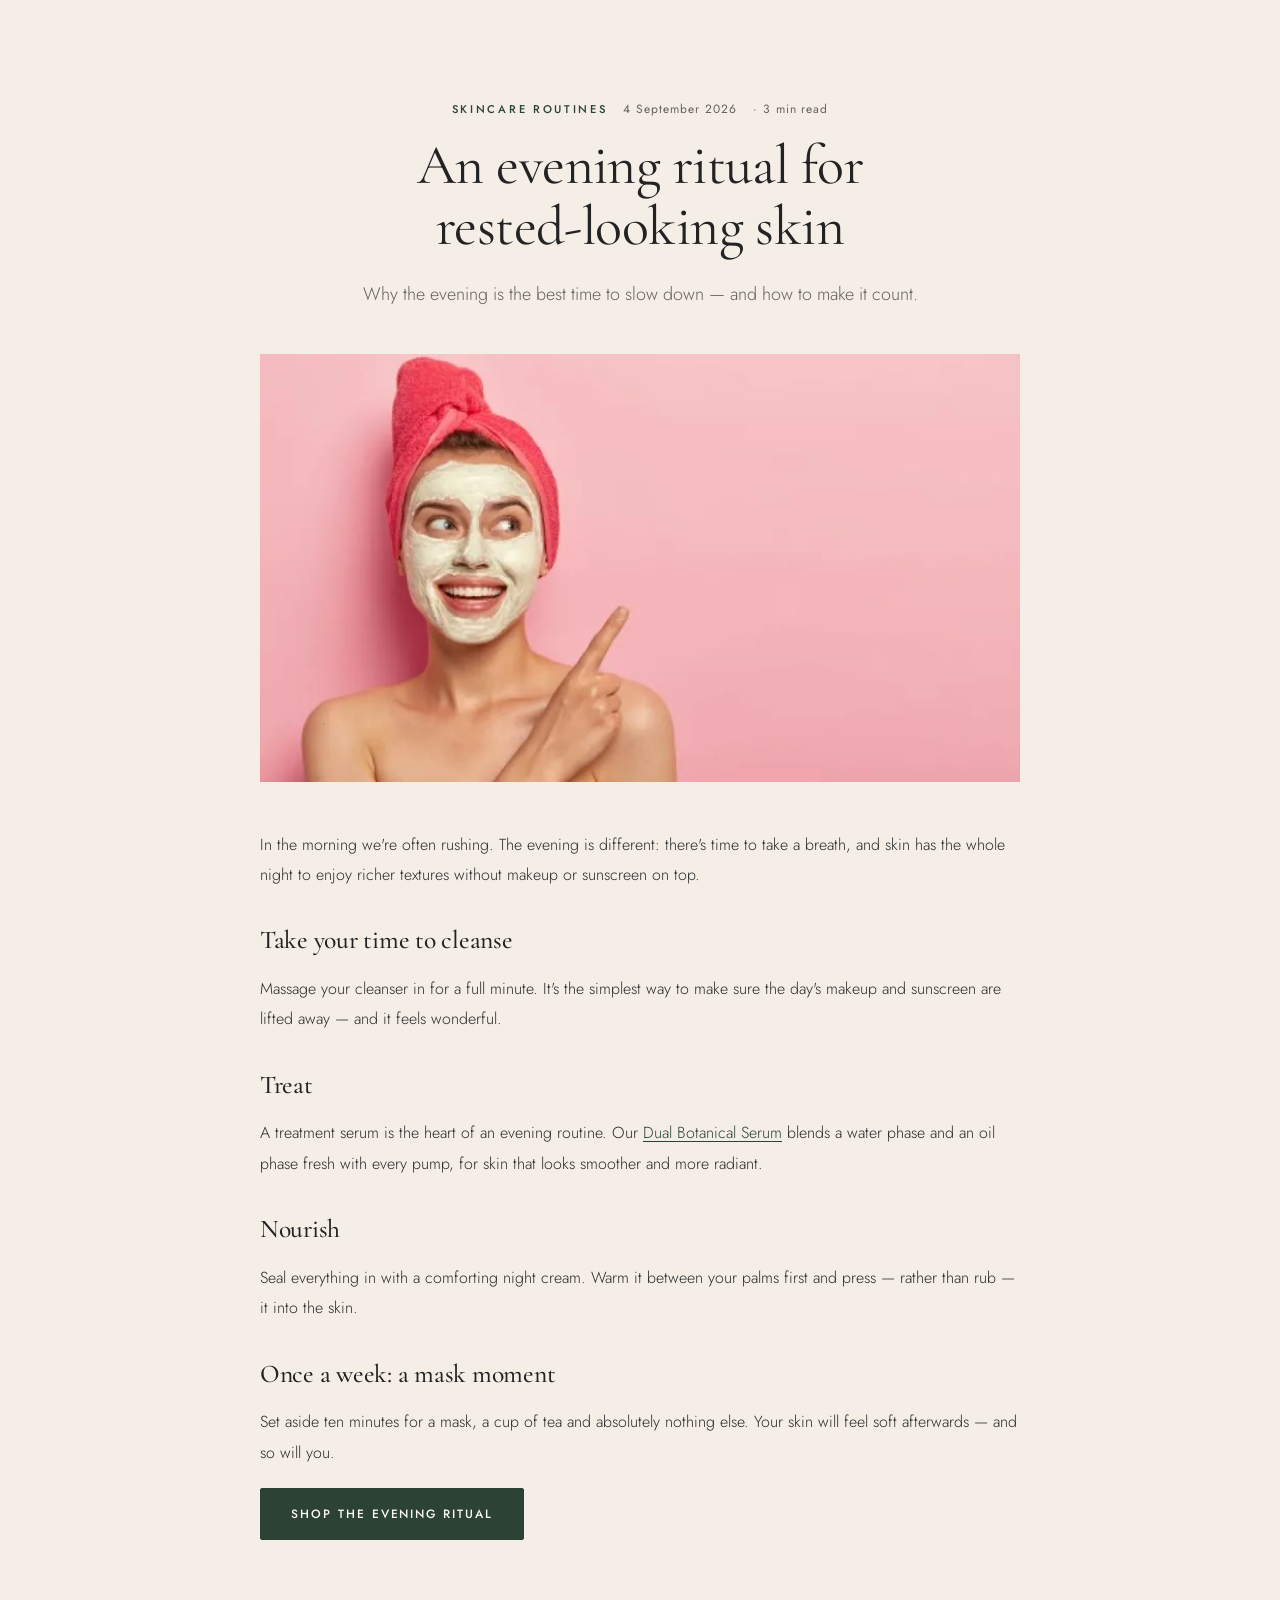
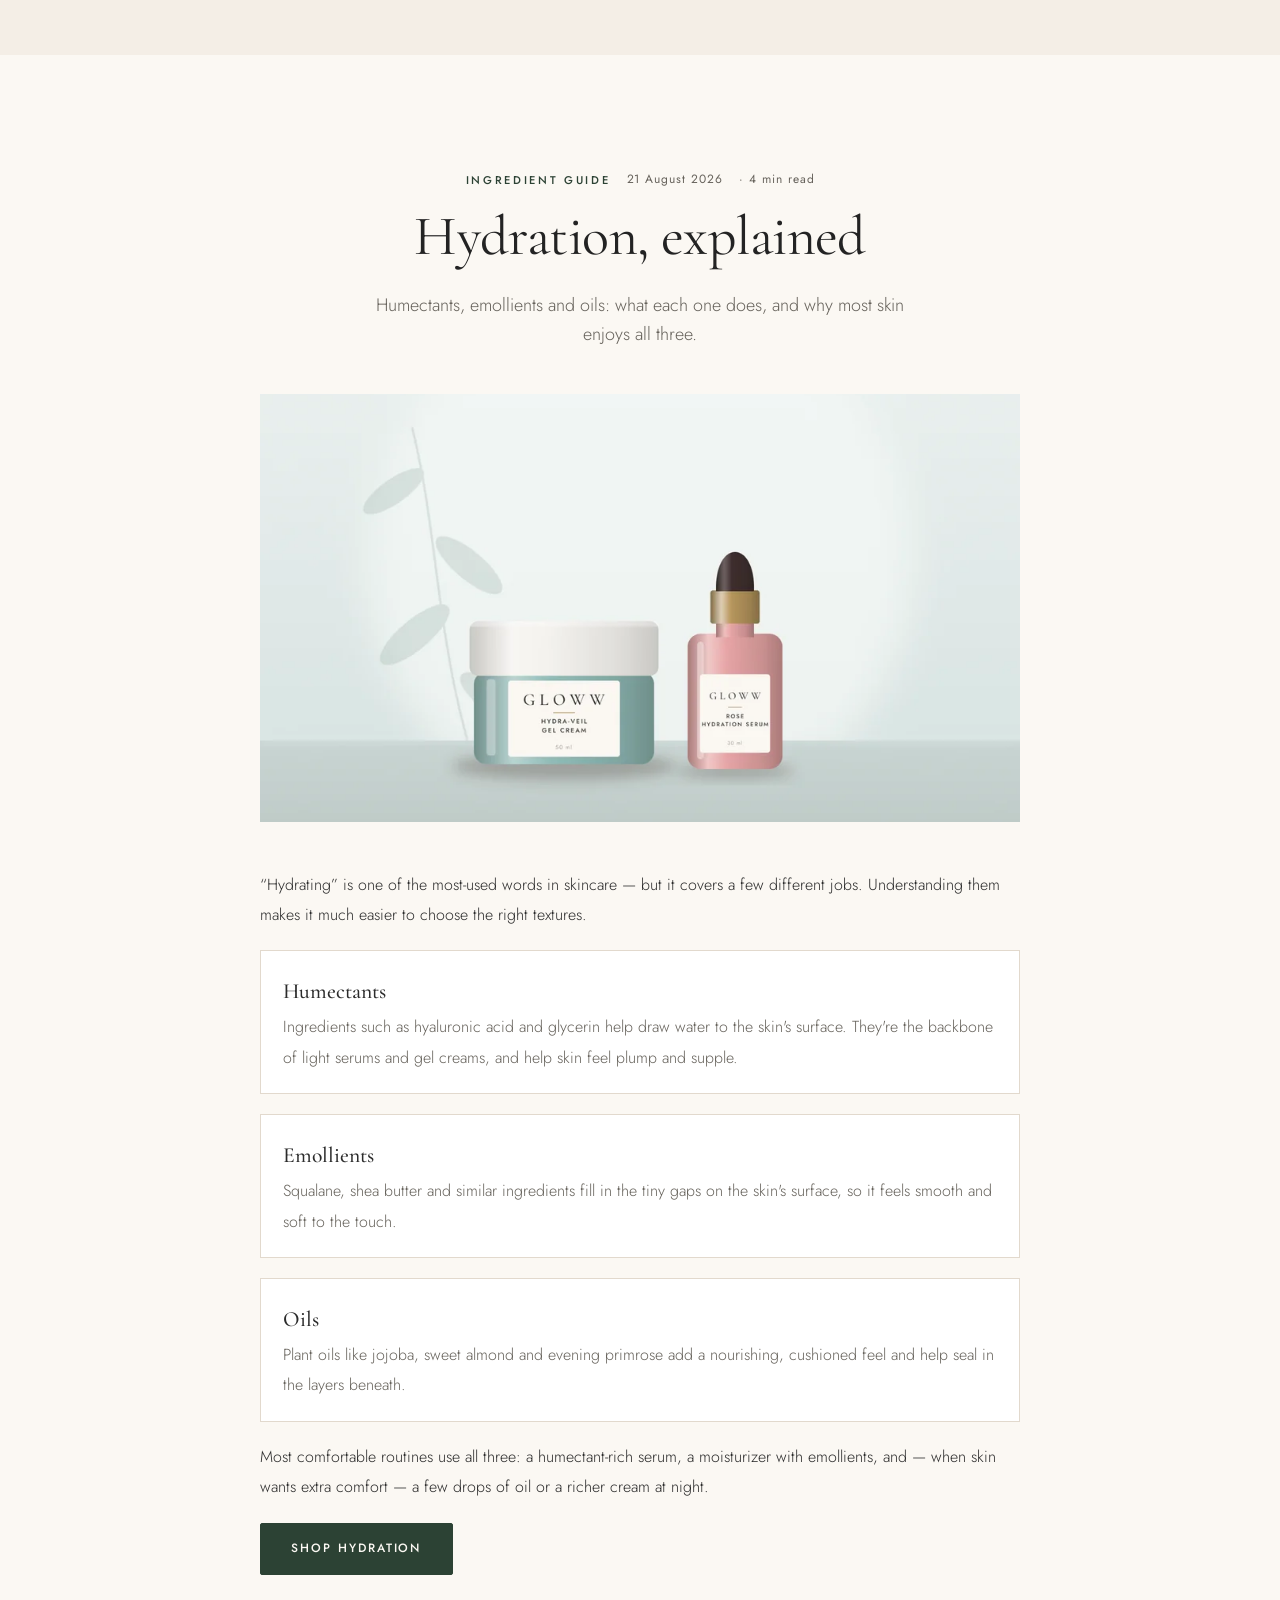
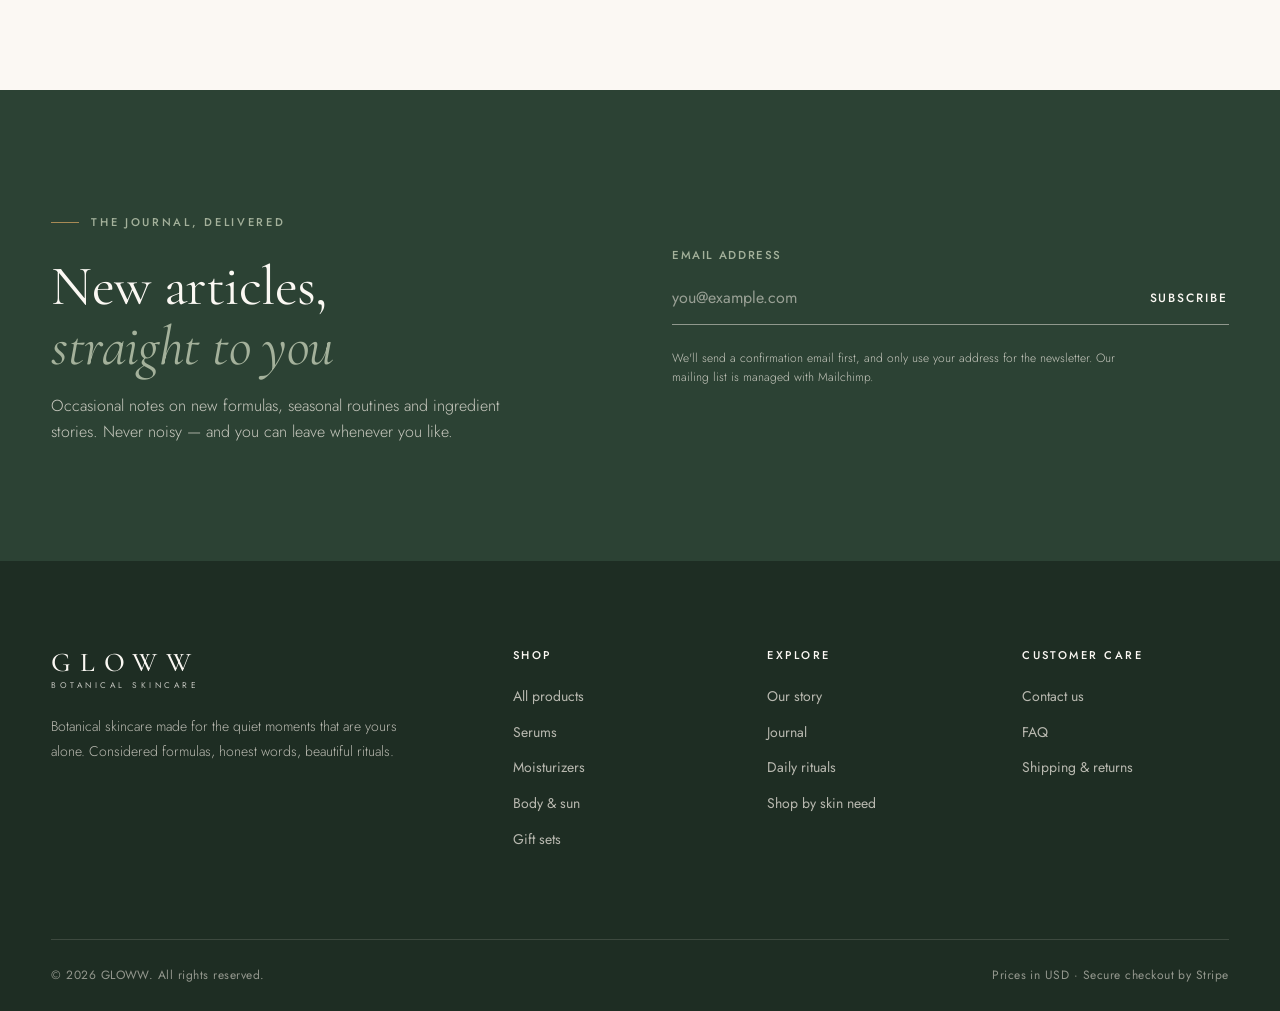
<file: journal.html>
<!DOCTYPE html>
<html lang="en">

<head>
    <meta charset="utf-8">
    <meta name="viewport" content="width=device-width, initial-scale=1">
    <title>The Journal — Rituals, Ingredients &amp; Seasonal Skincare | GLOWW</title>
    <meta name="description" content="Skincare routines, ingredient guides and seasonal advice from the GLOWW Journal — written plainly, in cosmetic terms.">
    <meta name="theme-color" content="#2c4234">
    <link rel="icon" href="favicon.svg" type="image/svg+xml">
    <link rel="icon" href="favicon.png" type="image/png" sizes="32x32">
    <link rel="apple-touch-icon" href="apple-touch-icon.png">
    <meta property="og:type" content="website">
    <meta property="og:site_name" content="GLOWW">
    <meta property="og:title" content="The Journal | GLOWW">
    <meta property="og:description" content="Skincare routines, ingredient guides and seasonal advice, written plainly.">
    <meta property="og:image" content="og-image.jpg">
    <meta name="twitter:card" content="summary_large_image">
    <link rel="stylesheet" href="css/base.css">
    <link rel="stylesheet" href="css/navbar.css">
    <link rel="stylesheet" href="css/content.css">
    <script>document.documentElement.classList.add("js");</script>
</head>

<body>
    <a class="skip-link" href="#main">Skip to content</a>

    <aside class="announcement" aria-label="Announcement"><p>Complimentary shipping on orders over $50</p></aside>

    <header class="site-header" data-header>
        <div class="navbar container">
            <button type="button" class="nav-toggle" aria-expanded="false" aria-controls="primary-nav" data-nav-toggle>
                <span class="nav-toggle__bars" aria-hidden="true"></span>
                <span class="visually-hidden">Open menu</span>
            </button>

            <a href="index.html" class="logo" aria-label="GLOWW home">GLOWW<span class="logo__sub" aria-hidden="true">Botanical skincare</span></a>

            <nav class="primary-nav" id="primary-nav" aria-label="Main">
                <div class="primary-nav__head">
                    <span class="logo" aria-hidden="true">GLOWW</span>
                    <button type="button" class="icon-btn" data-nav-close aria-label="Close menu"><svg class="icon" viewBox="0 0 24 24" aria-hidden="true" focusable="false"><path d="M6 6l12 12M18 6 6 18"/></svg></button>
                </div>
                <ul class="primary-nav__list" role="list">
                    <li><a href="index.html">Home</a></li>
                    <li><a href="Product.html">Shop</a></li>
                    <li><a href="journal.html" aria-current="page">Journal</a></li>
                    <li><a href="about.html">About</a></li>
                    <li><a href="contact.html">Contact</a></li>
                </ul>
                <div class="primary-nav__extra">
                    <h2>Shop by category</h2>
                    <ul role="list">
                        <li><a href="Product.html?category=serums">Serums</a></li>
                        <li><a href="Product.html?category=moisturizers">Moisturizers</a></li>
                        <li><a href="Product.html?category=eye-care">Eye care</a></li>
                        <li><a href="Product.html?category=body">Body &amp; sun</a></li>
                        <li><a href="Product.html?category=sets">Gift sets</a></li>
                    </ul>
                    <button type="button" class="text-link primary-nav__wishlist" data-open="wishlist">Your wishlist</button>
                </div>
            </nav>
            <div class="nav-scrim" data-nav-scrim></div>

            <div class="header-actions">
                <button type="button" class="icon-btn" data-open="search" aria-label="Search"><svg class="icon" viewBox="0 0 24 24" aria-hidden="true" focusable="false"><circle cx="11" cy="11" r="6.5"/><path d="m20 20-4.2-4.2"/></svg></button>
                <button type="button" class="icon-btn" data-open="wishlist" aria-label="Wishlist"><svg class="icon" viewBox="0 0 24 24" aria-hidden="true" focusable="false"><path d="M12 20s-7.5-4.6-7.5-10.2A4.3 4.3 0 0 1 12 7.4a4.3 4.3 0 0 1 7.5 2.4C19.5 15.4 12 20 12 20Z"/></svg><span class="badge" data-wishlist-count hidden>0</span></button>
                <button type="button" class="icon-btn" data-open="bag" aria-label="Shopping bag"><svg class="icon" viewBox="0 0 24 24" aria-hidden="true" focusable="false"><path d="M5 8h14l-1.2 12H6.2L5 8Z"/><path d="M9 8V6.5a3 3 0 0 1 6 0V8"/></svg><span class="badge" data-bag-count hidden>0</span></button>
            </div>
        </div>
    </header>

    <main id="main">

        <section class="page-hero" aria-labelledby="journal-title">
            <div class="container">
                <nav class="breadcrumbs" aria-label="Breadcrumb">
                    <ol>
                        <li><a href="index.html">Home</a></li>
                        <li><span aria-current="page">Journal</span></li>
                    </ol>
                </nav>
                <span class="eyebrow eyebrow--rule">The Journal</span>
                <h1 id="journal-title">Notes on skin, <em>season &amp; ritual</em></h1>
                <p class="lede">Routines, ingredient guides and seasonal advice — written plainly, so you can make confident choices for your skin.</p>
            </div>
        </section>

        <!-- ============ ARTICLE INDEX ============ -->
        <section class="section journal-index" aria-labelledby="latest-title">
            <div class="container">
                <h2 class="visually-hidden" id="latest-title">Latest articles</h2>
                <div class="article-grid">
                    <a class="article-card article-card--feature reveal" href="#seasonal-skincare">
                        <span class="article-card__media"><img src="Images/scenes/gloww-night.webp" srcset="Images/scenes/gloww-night-480.webp 480w, Images/scenes/gloww-night-960.webp 960w, Images/scenes/gloww-night.webp 1600w" width="1600" height="1000" alt="" sizes="(min-width: 900px) 60vw, 100vw" loading="lazy"></span>
                        <span class="article-card__body">
                            <span class="article-card__meta">Seasonal skincare · <time datetime="2026-10-01">1 October 2026</time></span>
                            <span class="article-card__title">Caring for skin as the seasons turn cold</span>
                            <span class="article-card__excerpt">Cooler air, central heating and long days can leave skin feeling tight. A few simple swaps keep your routine comfortable all winter.</span>
                            <span class="text-link">Read the article</span>
                        </span>
                    </a>
                    <a class="article-card reveal" style="--reveal-delay: 0.08s" href="#morning-ritual">
                        <span class="article-card__media"><img src="Images/web/pin2.webp" srcset="Images/web/pin2-480.webp 480w, Images/web/pin2.webp 626w" sizes="(min-width: 900px) 30vw, 100vw" width="626" height="417" alt="" loading="lazy"></span>
                        <span class="article-card__body">
                            <span class="article-card__meta">Skincare routines · <time datetime="2026-09-18">18 September 2026</time></span>
                            <span class="article-card__title">The five-minute morning ritual</span>
                            <span class="article-card__excerpt">Four steps, in the right order, for skin that feels fresh and ready for the day.</span>
                        </span>
                    </a>
                    <a class="article-card reveal" style="--reveal-delay: 0.16s" href="#evening-ritual">
                        <span class="article-card__media"><img src="Images/web/pin1.webp" srcset="Images/web/pin1-480.webp 480w, Images/web/pin1.webp 736w" sizes="(min-width: 900px) 30vw, 100vw" width="736" height="414" alt="" loading="lazy"></span>
                        <span class="article-card__body">
                            <span class="article-card__meta">Skincare routines · <time datetime="2026-09-04">4 September 2026</time></span>
                            <span class="article-card__title">An evening ritual for rested-looking skin</span>
                            <span class="article-card__excerpt">Why the evening is the best time to slow down — and how to make it count.</span>
                        </span>
                    </a>
                    <a class="article-card reveal" style="--reveal-delay: 0.24s" href="#hydration-explained">
                        <span class="article-card__media"><img src="Images/scenes/gloww-hydration.webp" srcset="Images/scenes/gloww-hydration-480.webp 480w, Images/scenes/gloww-hydration-960.webp 960w, Images/scenes/gloww-hydration.webp 1600w" width="1600" height="1000" alt="" sizes="(min-width: 900px) 30vw, 100vw" loading="lazy"></span>
                        <span class="article-card__body">
                            <span class="article-card__meta">Ingredient guide · <time datetime="2026-08-21">21 August 2026</time></span>
                            <span class="article-card__title">Hydration, explained</span>
                            <span class="article-card__excerpt">Humectants, emollients and oils: what each one does, and why most skin enjoys all three.</span>
                        </span>
                    </a>
                </div>
            </div>
        </section>

        <!-- ============ ARTICLES ============ -->
        <article class="article section section--cream" id="seasonal-skincare" aria-labelledby="a1-title">
            <div class="container--narrow">
                <header class="article__header">
                    <p class="article__meta"><span class="eyebrow">Seasonal skincare</span><time datetime="2026-10-01">1 October 2026</time> · 4 min read</p>
                    <h2 class="article__title" id="a1-title">Caring for skin as the seasons turn cold</h2>
                    <p class="article__lede">Cooler air, central heating and long days can leave skin feeling tight. A few simple swaps keep your routine comfortable all winter.</p>
                </header>
                <figure class="article__figure">
                    <img src="Images/scenes/gloww-night.webp" srcset="Images/scenes/gloww-night-480.webp 480w, Images/scenes/gloww-night-960.webp 960w, Images/scenes/gloww-night.webp 1600w" width="1600" height="1000" alt="GLOWW Midnight Renewal Night Cream and Dual Botanical Serum on a soft dusk-lilac backdrop" sizes="(min-width: 800px) 760px, 100vw" loading="lazy">
                </figure>
                <div class="article__body">
                    <p>When temperatures drop, many of us notice our skin behaving differently. Cold air outdoors and dry, heated air indoors can make the complexion feel tighter and look a little duller than in summer. The good news: you rarely need a whole new routine — just a few thoughtful adjustments.</p>
                    <h3>Cleanse more gently</h3>
                    <p>If your cleanser leaves skin feeling squeaky, that's a sign to soften your approach. A cushiony foam like our <a href="product-detail.html?p=gentle-foaming-cleanser">Gentle Foaming Cleanser</a> with lukewarm (never hot) water helps skin feel clean and comfortable.</p>
                    <h3>Layer hydration</h3>
                    <p>Rather than reaching straight for the richest cream, try layering: a water-light serum first, then a moisturizer to seal it in. Thin layers absorb better and feel lighter than one heavy one.</p>
                    <h3>Swap to a richer night cream</h3>
                    <p>Evenings are the perfect time for a more nourishing texture. A velvety formula such as <a href="product-detail.html?p=midnight-renewal-night-cream">Midnight Renewal Night Cream</a> leaves skin feeling soft and comforted by morning.</p>
                    <h3>Don't forget hands</h3>
                    <p>Hands are often the first to feel the cold. Keep a <a href="product-detail.html?p=hand-cream-trio">travel-size hand cream</a> in your bag and apply after every wash.</p>
                    <div class="article__tip" role="note">
                        <strong>Good to know</strong>
                        <p>Sunscreen still matters in winter, especially on bright days. And if your skin feels persistently uncomfortable, a professional is the best person to advise.</p>
                    </div>
                </div>
            </div>
        </article>

        <article class="article section" id="morning-ritual" aria-labelledby="a2-title">
            <div class="container--narrow">
                <header class="article__header">
                    <p class="article__meta"><span class="eyebrow">Skincare routines</span><time datetime="2026-09-18">18 September 2026</time> · 3 min read</p>
                    <h2 class="article__title" id="a2-title">The five-minute morning ritual</h2>
                    <p class="article__lede">Four steps, in the right order, for skin that feels fresh and ready for the day.</p>
                </header>
                <figure class="article__figure">
                    <img src="Images/web/pin2.webp" srcset="Images/web/pin2-480.webp 480w, Images/web/pin2.webp 626w" sizes="(min-width: 800px) 760px, 100vw" width="626" height="417" alt="A white towel, a spray bottle and a magnolia flower on a blush pink surface" loading="lazy">
                </figure>
                <div class="article__body">
                    <p>A good morning routine doesn't need to be long. It needs to be in the right order: thinnest textures first, richest last — so each layer can do its job.</p>
                    <ol class="article__steps">
                        <li><strong>Cleanse.</strong> A gentle foam wakes skin up without stripping it. Rinse with cool water for an extra refreshing start.</li>
                        <li><strong>Hydrate.</strong> Press two or three drops of a water-light serum such as <a href="product-detail.html?p=rose-hydration-serum">Rose Hydration Serum</a> into damp skin.</li>
                        <li><strong>Refresh the eye area.</strong> A cooling applicator, like that of our <a href="product-detail.html?p=revitalizing-eye-serum">Revitalizing Eye Serum</a>, is a lovely way to help the eyes look more awake.</li>
                        <li><strong>Moisturize.</strong> Finish with a fresh gel cream like <a href="product-detail.html?p=hydra-veil-gel-cream">Hydra-Veil</a> — then sunscreen as your final step.</li>
                    </ol>
                    <p>Give each layer thirty seconds to settle before the next. That small pause is what turns a routine into a ritual.</p>
                    <p><a class="btn btn--primary" href="index.html#rituals">Shop the morning ritual</a></p>
                </div>
            </div>
        </article>

        <article class="article section section--cream" id="evening-ritual" aria-labelledby="a3-title">
            <div class="container--narrow">
                <header class="article__header">
                    <p class="article__meta"><span class="eyebrow">Skincare routines</span><time datetime="2026-09-04">4 September 2026</time> · 3 min read</p>
                    <h2 class="article__title" id="a3-title">An evening ritual for rested-looking skin</h2>
                    <p class="article__lede">Why the evening is the best time to slow down — and how to make it count.</p>
                </header>
                <figure class="article__figure">
                    <img src="Images/web/pin1.webp" srcset="Images/web/pin1-480.webp 480w, Images/web/pin1.webp 736w" sizes="(min-width: 800px) 760px, 100vw" width="736" height="414" alt="A smiling woman in a pink hair towel wearing a cream face mask" loading="lazy">
                </figure>
                <div class="article__body">
                    <p>In the morning we're often rushing. The evening is different: there's time to take a breath, and skin has the whole night to enjoy richer textures without makeup or sunscreen on top.</p>
                    <h3>Take your time to cleanse</h3>
                    <p>Massage your cleanser in for a full minute. It's the simplest way to make sure the day's makeup and sunscreen are lifted away — and it feels wonderful.</p>
                    <h3>Treat</h3>
                    <p>A treatment serum is the heart of an evening routine. Our <a href="product-detail.html?p=dual-botanical-serum">Dual Botanical Serum</a> blends a water phase and an oil phase fresh with every pump, for skin that looks smoother and more radiant.</p>
                    <h3>Nourish</h3>
                    <p>Seal everything in with a comforting night cream. Warm it between your palms first and press — rather than rub — it into the skin.</p>
                    <h3>Once a week: a mask moment</h3>
                    <p>Set aside ten minutes for a mask, a cup of tea and absolutely nothing else. Your skin will feel soft afterwards — and so will you.</p>
                    <p><a class="btn btn--primary" href="index.html#rituals">Shop the evening ritual</a></p>
                </div>
            </div>
        </article>

        <article class="article section" id="hydration-explained" aria-labelledby="a4-title">
            <div class="container--narrow">
                <header class="article__header">
                    <p class="article__meta"><span class="eyebrow">Ingredient guide</span><time datetime="2026-08-21">21 August 2026</time> · 4 min read</p>
                    <h2 class="article__title" id="a4-title">Hydration, explained</h2>
                    <p class="article__lede">Humectants, emollients and oils: what each one does, and why most skin enjoys all three.</p>
                </header>
                <figure class="article__figure">
                    <img src="Images/scenes/gloww-hydration.webp" srcset="Images/scenes/gloww-hydration-480.webp 480w, Images/scenes/gloww-hydration-960.webp 960w, Images/scenes/gloww-hydration.webp 1600w" width="1600" height="1000" alt="GLOWW Hydra-Veil Gel Cream and Rose Hydration Serum on a cool sea-glass backdrop" sizes="(min-width: 800px) 760px, 100vw" loading="lazy">
                </figure>
                <div class="article__body">
                    <p>“Hydrating” is one of the most-used words in skincare — but it covers a few different jobs. Understanding them makes it much easier to choose the right textures.</p>
                    <dl class="ingredient-glossary">
                        <div>
                            <dt>Humectants</dt>
                            <dd>Ingredients such as hyaluronic acid and glycerin help draw water to the skin's surface. They're the backbone of light serums and gel creams, and help skin feel plump and supple.</dd>
                        </div>
                        <div>
                            <dt>Emollients</dt>
                            <dd>Squalane, shea butter and similar ingredients fill in the tiny gaps on the skin's surface, so it feels smooth and soft to the touch.</dd>
                        </div>
                        <div>
                            <dt>Oils</dt>
                            <dd>Plant oils like jojoba, sweet almond and evening primrose add a nourishing, cushioned feel and help seal in the layers beneath.</dd>
                        </div>
                    </dl>
                    <p>Most comfortable routines use all three: a humectant-rich serum, a moisturizer with emollients, and — when skin wants extra comfort — a few drops of oil or a richer cream at night.</p>
                    <p><a class="btn btn--primary" href="Product.html?benefit=hydration">Shop hydration</a></p>
                </div>
            </div>
        </article>

        <!-- ============ NEWSLETTER ============ -->
        <section class="section section--forest newsletter" aria-labelledby="newsletter-title">
            <div class="container newsletter__inner">
                <div class="reveal">
                    <span class="eyebrow eyebrow--rule">The journal, delivered</span>
                    <h2 id="newsletter-title">New articles, <em>straight to you</em></h2>
                    <p>Occasional notes on new formulas, seasonal routines and ingredient stories. Never noisy — and you can leave whenever you like.</p>
                </div>

                <form class="newsletter-form reveal" data-form="newsletter" data-endpoint="/api/newsletter-subscribe" novalidate>
                    <div class="field">
                        <label class="field__label" for="newsletter-email">Email address</label>
                        <div class="newsletter-form__row">
                            <input class="field__input" id="newsletter-email" name="email" type="email" autocomplete="email" placeholder="you@example.com" required aria-describedby="newsletter-email-error newsletter-note">
                            <button type="submit" class="btn">Subscribe</button>
                        </div>
                        <p class="field__error" id="newsletter-email-error"></p>
                    </div>
                    <!-- Honeypot: hidden from people, tempting to bots -->
                    <div class="visually-hidden" aria-hidden="true">
                        <label for="newsletter-company">Company</label>
                        <input id="newsletter-company" name="company" type="text" tabindex="-1" autocomplete="off" data-honeypot>
                    </div>
                    <p class="newsletter__note" id="newsletter-note">We'll send a confirmation email first, and only use your address for the newsletter. Our mailing list is managed with Mailchimp.</p>
                    <div data-form-status></div>
                </form>
            </div>
        </section>

    </main>

    <footer class="site-footer">
        <div class="container footer-top">
            <div class="footer-brand">
                <a href="index.html" class="logo">GLOWW<span class="logo__sub">Botanical skincare</span></a>
                <p>Botanical skincare made for the quiet moments that are yours alone. Considered formulas, honest words, beautiful rituals.</p>
            </div>
            <nav class="footer-column" aria-labelledby="footer-shop">
                <h2 id="footer-shop">Shop</h2>
                <ul role="list">
                    <li><a href="Product.html">All products</a></li>
                    <li><a href="Product.html?category=serums">Serums</a></li>
                    <li><a href="Product.html?category=moisturizers">Moisturizers</a></li>
                    <li><a href="Product.html?category=body">Body &amp; sun</a></li>
                    <li><a href="Product.html?category=sets">Gift sets</a></li>
                </ul>
            </nav>
            <nav class="footer-column" aria-labelledby="footer-explore">
                <h2 id="footer-explore">Explore</h2>
                <ul role="list">
                    <li><a href="about.html">Our story</a></li>
                    <li><a href="journal.html">Journal</a></li>
                    <li><a href="index.html#rituals">Daily rituals</a></li>
                    <li><a href="Product.html?benefit=hydration">Shop by skin need</a></li>
                </ul>
            </nav>
            <nav class="footer-column" aria-labelledby="footer-care">
                <h2 id="footer-care">Customer care</h2>
                <ul role="list">
                    <li><a href="contact.html">Contact us</a></li>
                    <li><a href="contact.html#faq">FAQ</a></li>
                    <li><a href="contact.html#shipping">Shipping &amp; returns</a></li>
                </ul>
            </nav>
        </div>
        <div class="container footer-bottom">
            <p>&copy; <span data-year>2026</span> GLOWW. All rights reserved.</p>
            <p>Prices in USD · Secure checkout by Stripe</p>
        </div>
    </footer>

    <script src="js/products.js" defer></script>
    <script src="js/store.js" defer></script>
    <script src="js/script.js" defer></script>
    <script src="js/drawers.js" defer></script>
    <script src="js/forms.js" defer></script>
</body>

</html>
</file>
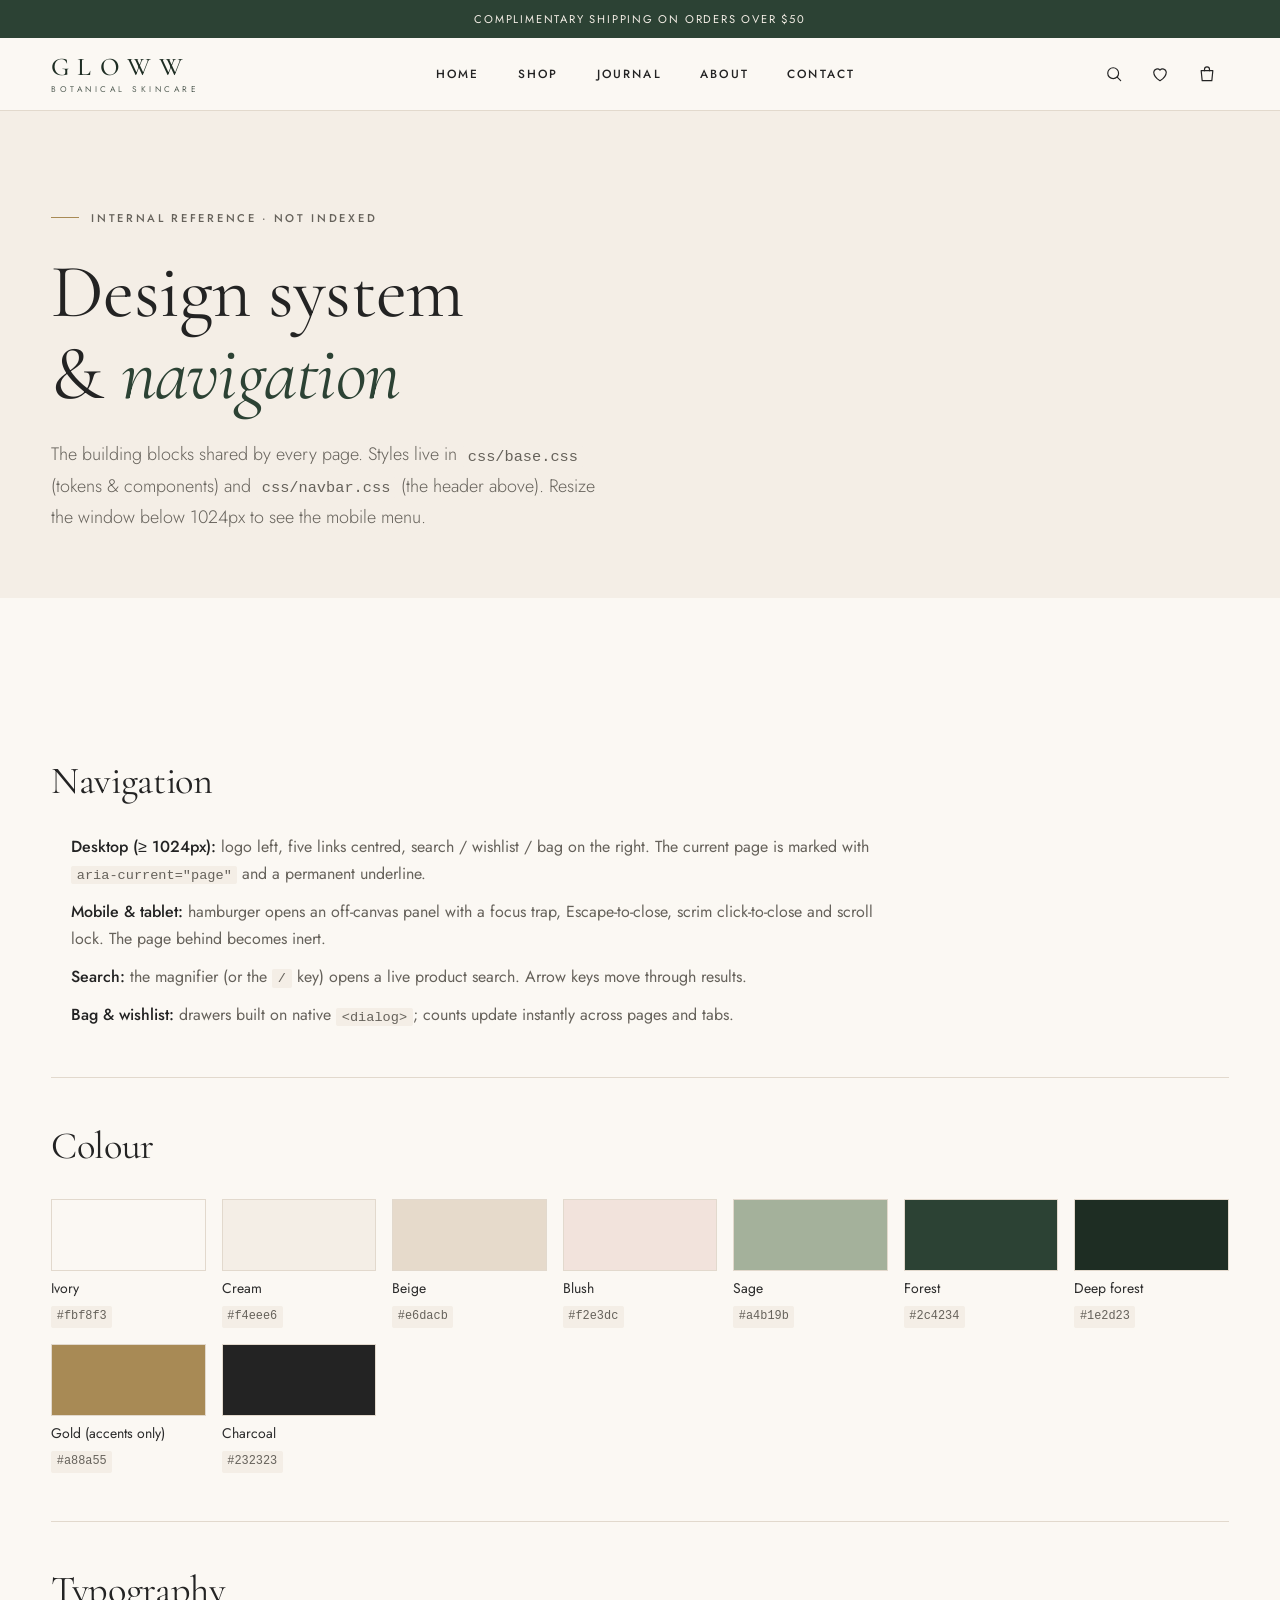
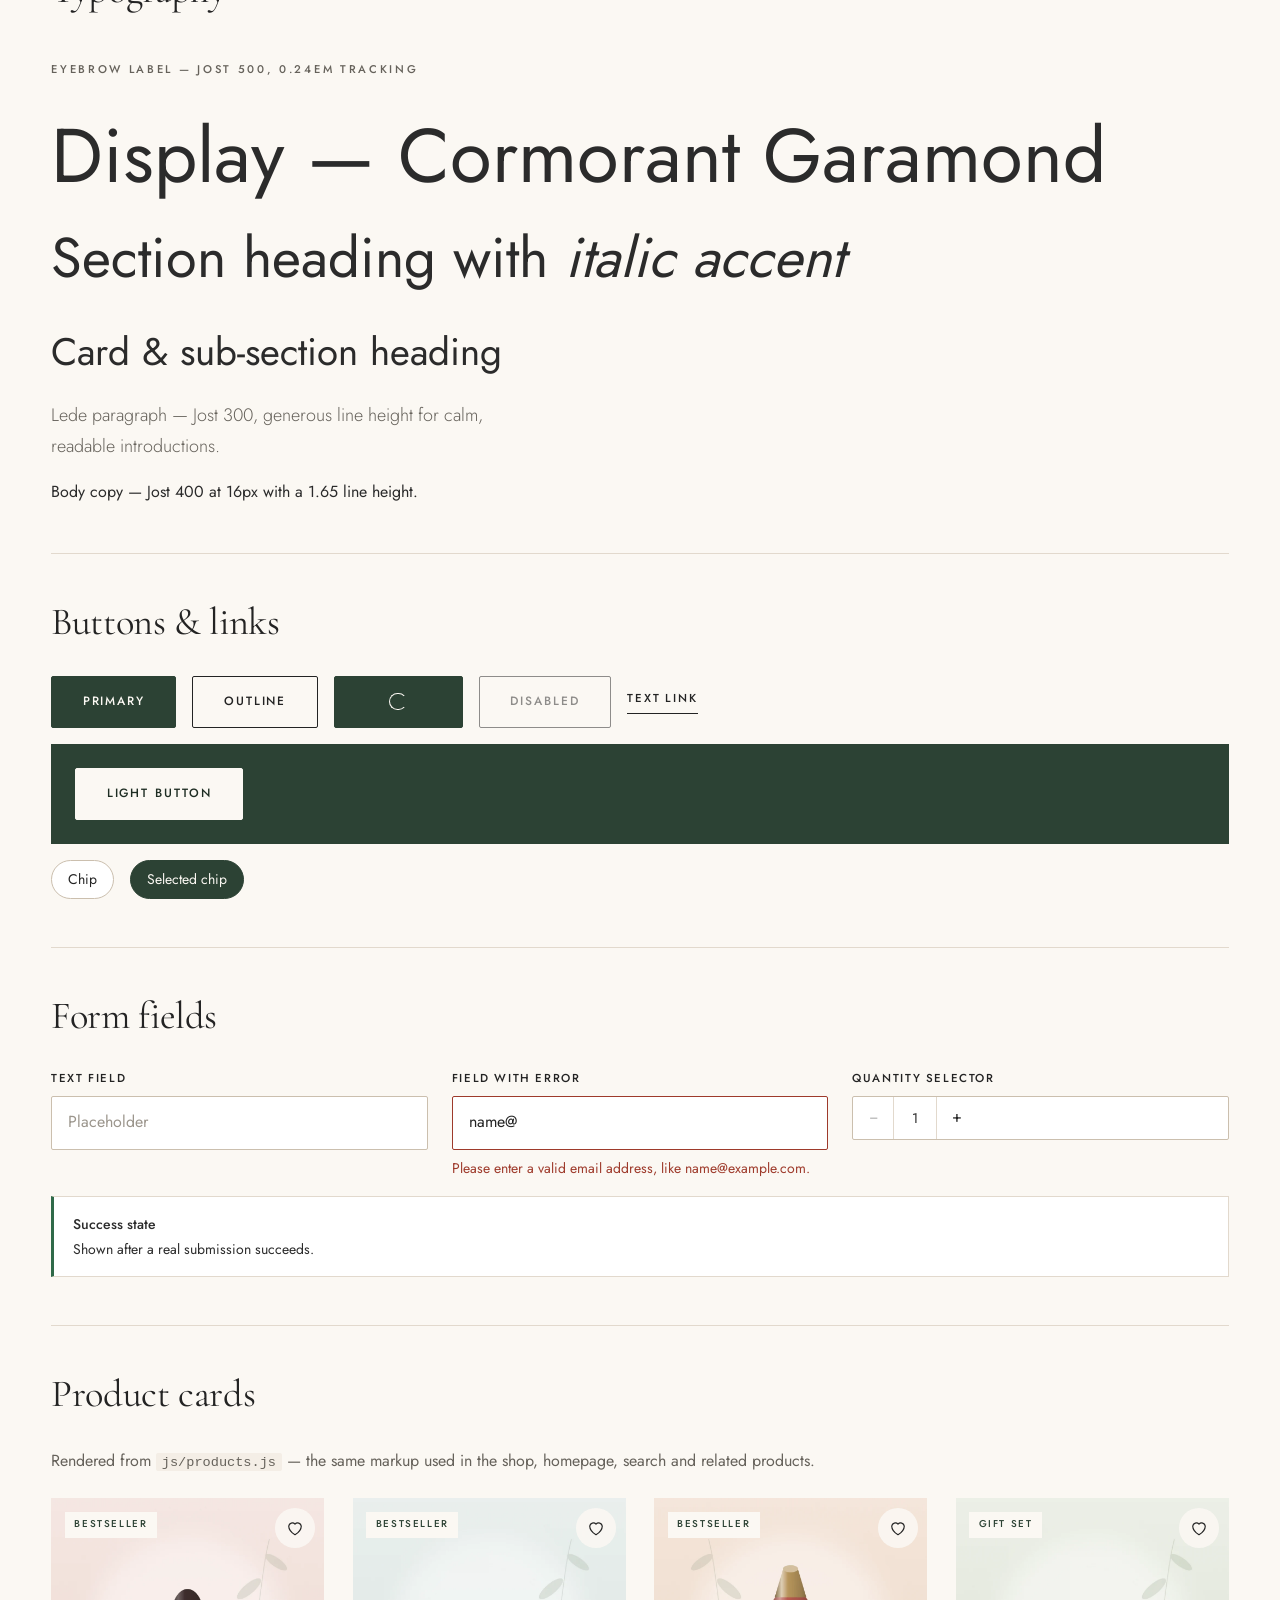
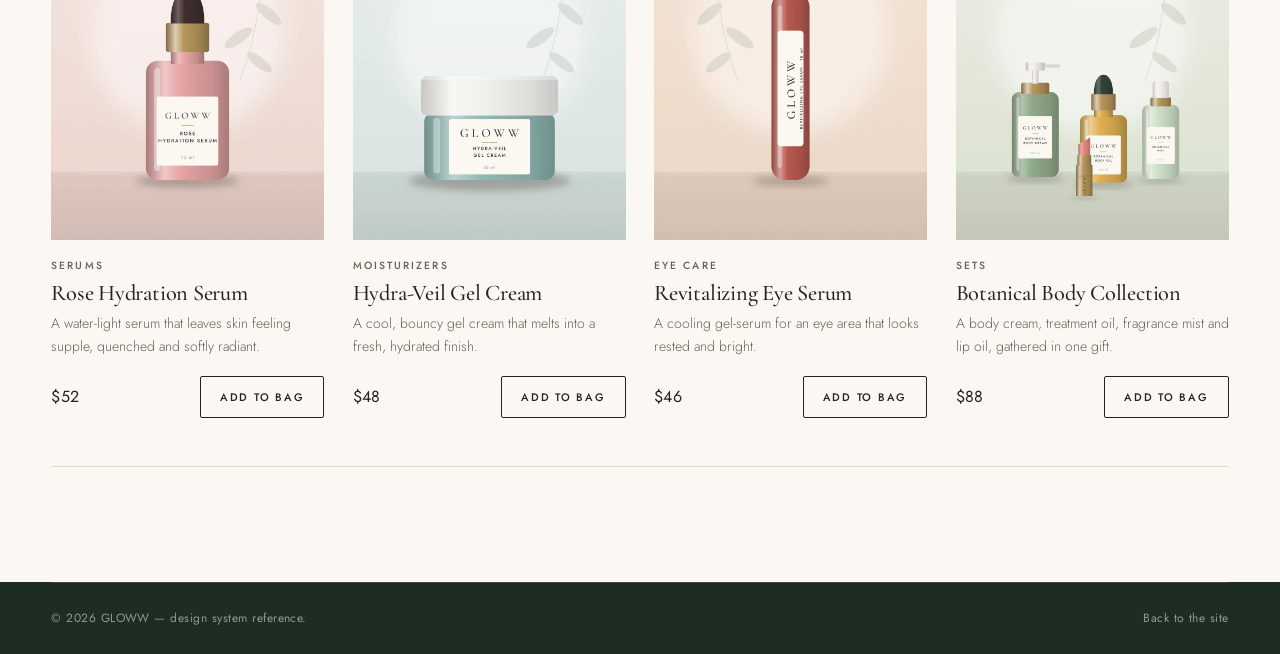
<file: navbar.html>
<!DOCTYPE html>
<html lang="en">

<head>
    <meta charset="utf-8">
    <meta name="viewport" content="width=device-width, initial-scale=1">
    <title>Design System &amp; Navigation Reference | GLOWW</title>
    <meta name="description" content="Internal reference for the GLOWW design system: shared navigation, colours, typography and components.">
    <meta name="robots" content="noindex, nofollow">
    <meta name="theme-color" content="#2c4234">
    <link rel="icon" href="favicon.svg" type="image/svg+xml">
    <link rel="icon" href="favicon.png" type="image/png" sizes="32x32">
    <link rel="stylesheet" href="css/base.css">
    <link rel="stylesheet" href="css/navbar.css">
    <link rel="stylesheet" href="css/content.css">
    <script>document.documentElement.classList.add("js");</script>
</head>

<body>
    <a class="skip-link" href="#main">Skip to content</a>

    <aside class="announcement" aria-label="Announcement"><p>Complimentary shipping on orders over $50</p></aside>

    <!-- The shared navigation, exactly as used on every page -->
    <header class="site-header" data-header>
        <div class="navbar container">
            <button type="button" class="nav-toggle" aria-expanded="false" aria-controls="primary-nav" data-nav-toggle>
                <span class="nav-toggle__bars" aria-hidden="true"></span>
                <span class="visually-hidden">Open menu</span>
            </button>

            <a href="index.html" class="logo" aria-label="GLOWW home">GLOWW<span class="logo__sub" aria-hidden="true">Botanical skincare</span></a>

            <nav class="primary-nav" id="primary-nav" aria-label="Main">
                <div class="primary-nav__head">
                    <span class="logo" aria-hidden="true">GLOWW</span>
                    <button type="button" class="icon-btn" data-nav-close aria-label="Close menu"><svg class="icon" viewBox="0 0 24 24" aria-hidden="true" focusable="false"><path d="M6 6l12 12M18 6 6 18"/></svg></button>
                </div>
                <ul class="primary-nav__list" role="list">
                    <li><a href="index.html">Home</a></li>
                    <li><a href="Product.html">Shop</a></li>
                    <li><a href="journal.html">Journal</a></li>
                    <li><a href="about.html">About</a></li>
                    <li><a href="contact.html">Contact</a></li>
                </ul>
                <div class="primary-nav__extra">
                    <h2>Shop by category</h2>
                    <ul role="list">
                        <li><a href="Product.html?category=serums">Serums</a></li>
                        <li><a href="Product.html?category=moisturizers">Moisturizers</a></li>
                        <li><a href="Product.html?category=eye-care">Eye care</a></li>
                        <li><a href="Product.html?category=body">Body &amp; sun</a></li>
                        <li><a href="Product.html?category=sets">Gift sets</a></li>
                    </ul>
                    <button type="button" class="text-link primary-nav__wishlist" data-open="wishlist">Your wishlist</button>
                </div>
            </nav>
            <div class="nav-scrim" data-nav-scrim></div>

            <div class="header-actions">
                <button type="button" class="icon-btn" data-open="search" aria-label="Search"><svg class="icon" viewBox="0 0 24 24" aria-hidden="true" focusable="false"><circle cx="11" cy="11" r="6.5"/><path d="m20 20-4.2-4.2"/></svg></button>
                <button type="button" class="icon-btn" data-open="wishlist" aria-label="Wishlist"><svg class="icon" viewBox="0 0 24 24" aria-hidden="true" focusable="false"><path d="M12 20s-7.5-4.6-7.5-10.2A4.3 4.3 0 0 1 12 7.4a4.3 4.3 0 0 1 7.5 2.4C19.5 15.4 12 20 12 20Z"/></svg><span class="badge" data-wishlist-count hidden>0</span></button>
                <button type="button" class="icon-btn" data-open="bag" aria-label="Shopping bag"><svg class="icon" viewBox="0 0 24 24" aria-hidden="true" focusable="false"><path d="M5 8h14l-1.2 12H6.2L5 8Z"/><path d="M9 8V6.5a3 3 0 0 1 6 0V8"/></svg><span class="badge" data-bag-count hidden>0</span></button>
            </div>
        </div>
    </header>

    <main id="main">
        <section class="page-hero" aria-labelledby="ds-title">
            <div class="container">
                <span class="eyebrow eyebrow--rule">Internal reference · not indexed</span>
                <h1 id="ds-title">Design system &amp; <em>navigation</em></h1>
                <p class="lede">The building blocks shared by every page. Styles live in <code>css/base.css</code> (tokens &amp; components) and <code>css/navbar.css</code> (the header above). Resize the window below 1024px to see the mobile menu.</p>
            </div>
        </section>

        <div class="container ds">
            <section class="ds-section" aria-labelledby="ds-nav">
                <h2 id="ds-nav">Navigation</h2>
                <ul class="ds-notes" role="list">
                    <li><strong>Desktop (≥ 1024px):</strong> logo left, five links centred, search / wishlist / bag on the right. The current page is marked with <code>aria-current="page"</code> and a permanent underline.</li>
                    <li><strong>Mobile &amp; tablet:</strong> hamburger opens an off-canvas panel with a focus trap, Escape-to-close, scrim click-to-close and scroll lock. The page behind becomes inert.</li>
                    <li><strong>Search:</strong> the magnifier (or the <kbd>/</kbd> key) opens a live product search. Arrow keys move through results.</li>
                    <li><strong>Bag &amp; wishlist:</strong> drawers built on native <code>&lt;dialog&gt;</code>; counts update instantly across pages and tabs.</li>
                </ul>
            </section>

            <section class="ds-section" aria-labelledby="ds-colour">
                <h2 id="ds-colour">Colour</h2>
                <ul class="swatches" role="list">
                    <li><span style="background: var(--color-ivory)"></span>Ivory<code>#fbf8f3</code></li>
                    <li><span style="background: var(--color-cream)"></span>Cream<code>#f4eee6</code></li>
                    <li><span style="background: var(--color-beige)"></span>Beige<code>#e6dacb</code></li>
                    <li><span style="background: var(--color-blush)"></span>Blush<code>#f2e3dc</code></li>
                    <li><span style="background: var(--color-sage)"></span>Sage<code>#a4b19b</code></li>
                    <li><span style="background: var(--color-forest)"></span>Forest<code>#2c4234</code></li>
                    <li><span style="background: var(--color-forest-deep)"></span>Deep forest<code>#1e2d23</code></li>
                    <li><span style="background: var(--color-gold)"></span>Gold (accents only)<code>#a88a55</code></li>
                    <li><span style="background: var(--color-charcoal)"></span>Charcoal<code>#232323</code></li>
                </ul>
            </section>

            <section class="ds-section" aria-labelledby="ds-type">
                <h2 id="ds-type">Typography</h2>
                <p class="eyebrow">Eyebrow label — Jost 500, 0.24em tracking</p>
                <p class="display-1">Display — Cormorant Garamond</p>
                <p class="display-2">Section heading with <em>italic accent</em></p>
                <p class="display-3">Card &amp; sub-section heading</p>
                <p class="lede">Lede paragraph — Jost 300, generous line height for calm, readable introductions.</p>
                <p>Body copy — Jost 400 at 16px with a 1.65 line height.</p>
            </section>

            <section class="ds-section" aria-labelledby="ds-buttons">
                <h2 id="ds-buttons">Buttons &amp; links</h2>
                <div class="ds-row">
                    <button type="button" class="btn btn--primary">Primary</button>
                    <button type="button" class="btn btn--outline">Outline</button>
                    <button type="button" class="btn btn--primary is-loading" aria-label="Loading example">Loading</button>
                    <button type="button" class="btn btn--outline" disabled>Disabled</button>
                    <a class="text-link" href="Product.html">Text link</a>
                </div>
                <div class="ds-row ds-row--dark">
                    <a class="btn btn--light" href="Product.html">Light button</a>
                </div>
                <ul class="chip-list ds-row" role="list">
                    <li><button type="button" class="chip">Chip</button></li>
                    <li><button type="button" class="chip" aria-pressed="true">Selected chip</button></li>
                </ul>
            </section>

            <section class="ds-section" aria-labelledby="ds-forms">
                <h2 id="ds-forms">Form fields</h2>
                <div class="ds-grid">
                    <div class="field">
                        <label class="field__label" for="ds-input">Text field</label>
                        <input class="field__input" id="ds-input" type="text" placeholder="Placeholder">
                    </div>
                    <div class="field is-invalid">
                        <label class="field__label" for="ds-error">Field with error</label>
                        <input class="field__input" id="ds-error" type="email" value="name@" aria-invalid="true" aria-describedby="ds-error-msg">
                        <p class="field__error" id="ds-error-msg">Please enter a valid email address, like name@example.com.</p>
                    </div>
                    <div class="field">
                        <span class="field__label" id="ds-qty-label">Quantity selector</span>
                        <div class="qty" role="group" aria-labelledby="ds-qty-label">
                            <button type="button" data-qty-step="-1" aria-label="Decrease quantity" disabled>−</button>
                            <input type="number" value="1" min="1" max="10" aria-label="Quantity" data-qty-input>
                            <button type="button" data-qty-step="1" aria-label="Increase quantity">+</button>
                        </div>
                    </div>
                </div>
                <div class="form-status form-status--success" role="note"><div><strong>Success state</strong>Shown after a real submission succeeds.</div></div>
            </section>

            <section class="ds-section" aria-labelledby="ds-cards">
                <h2 id="ds-cards">Product cards</h2>
                <p class="ds-notes-text">Rendered from <code>js/products.js</code> — the same markup used in the shop, homepage, search and related products.</p>
                <div class="product-grid product-grid--4" data-product-list="rose-hydration-serum,hydra-veil-gel-cream,revitalizing-eye-serum,botanical-body-collection"></div>
            </section>
        </div>
    </main>

    <footer class="site-footer">
        <div class="container footer-bottom">
            <p>&copy; <span data-year>2026</span> GLOWW — design system reference.</p>
            <p><a href="index.html">Back to the site</a></p>
        </div>
    </footer>

    <script src="js/products.js" defer></script>
    <script src="js/store.js" defer></script>
    <script src="js/script.js" defer></script>
    <script src="js/drawers.js" defer></script>
    <script src="js/home.js" defer></script>
</body>

</html>
</file>
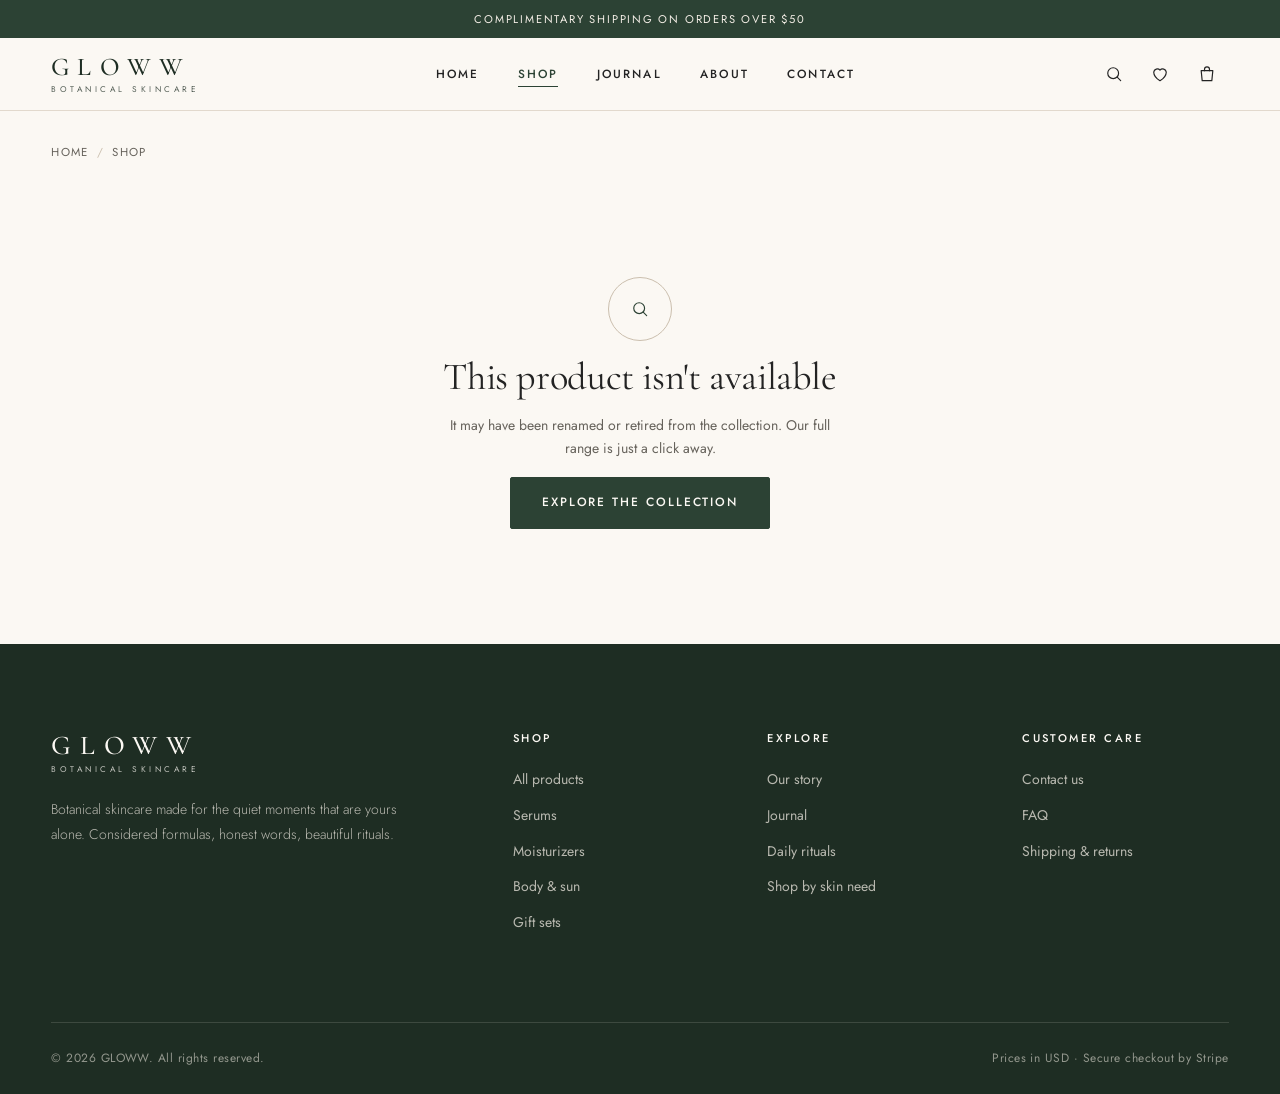
<file: product-detail.html>
<!DOCTYPE html>
<html lang="en">

<head>
    <meta charset="utf-8">
    <meta name="viewport" content="width=device-width, initial-scale=1">
    <title>Product | GLOWW</title>
    <meta name="description" content="Discover the texture, key ingredients and ritual for this GLOWW skincare formula.">
    <meta name="theme-color" content="#2c4234">
    <link rel="icon" href="favicon.svg" type="image/svg+xml">
    <link rel="icon" href="favicon.png" type="image/png" sizes="32x32">
    <link rel="apple-touch-icon" href="apple-touch-icon.png">
    <meta property="og:type" content="product">
    <meta property="og:site_name" content="GLOWW">
    <meta property="og:title" content="GLOWW skincare">
    <meta property="og:description" content="Sensorial botanical skincare made for daily ritual.">
    <meta property="og:image" content="og-image.jpg">
    <meta name="twitter:card" content="summary_large_image">
    <link rel="stylesheet" href="css/base.css">
    <link rel="stylesheet" href="css/navbar.css">
    <link rel="stylesheet" href="css/products.css">
    <script>document.documentElement.classList.add("js");</script>
</head>

<body>
    <a class="skip-link" href="#main">Skip to content</a>

    <aside class="announcement" aria-label="Announcement"><p>Complimentary shipping on orders over $50</p></aside>

    <header class="site-header" data-header>
        <div class="navbar container">
            <button type="button" class="nav-toggle" aria-expanded="false" aria-controls="primary-nav" data-nav-toggle>
                <span class="nav-toggle__bars" aria-hidden="true"></span>
                <span class="visually-hidden">Open menu</span>
            </button>

            <a href="index.html" class="logo" aria-label="GLOWW home">GLOWW<span class="logo__sub" aria-hidden="true">Botanical skincare</span></a>

            <nav class="primary-nav" id="primary-nav" aria-label="Main">
                <div class="primary-nav__head">
                    <span class="logo" aria-hidden="true">GLOWW</span>
                    <button type="button" class="icon-btn" data-nav-close aria-label="Close menu"><svg class="icon" viewBox="0 0 24 24" aria-hidden="true" focusable="false"><path d="M6 6l12 12M18 6 6 18"/></svg></button>
                </div>
                <ul class="primary-nav__list" role="list">
                    <li><a href="index.html">Home</a></li>
                    <li><a href="Product.html" aria-current="page">Shop</a></li>
                    <li><a href="journal.html">Journal</a></li>
                    <li><a href="about.html">About</a></li>
                    <li><a href="contact.html">Contact</a></li>
                </ul>
                <div class="primary-nav__extra">
                    <h2>Shop by category</h2>
                    <ul role="list">
                        <li><a href="Product.html?category=serums">Serums</a></li>
                        <li><a href="Product.html?category=moisturizers">Moisturizers</a></li>
                        <li><a href="Product.html?category=eye-care">Eye care</a></li>
                        <li><a href="Product.html?category=body">Body &amp; sun</a></li>
                        <li><a href="Product.html?category=sets">Gift sets</a></li>
                    </ul>
                    <button type="button" class="text-link primary-nav__wishlist" data-open="wishlist">Your wishlist</button>
                </div>
            </nav>
            <div class="nav-scrim" data-nav-scrim></div>

            <div class="header-actions">
                <button type="button" class="icon-btn" data-open="search" aria-label="Search"><svg class="icon" viewBox="0 0 24 24" aria-hidden="true" focusable="false"><circle cx="11" cy="11" r="6.5"/><path d="m20 20-4.2-4.2"/></svg></button>
                <button type="button" class="icon-btn" data-open="wishlist" aria-label="Wishlist"><svg class="icon" viewBox="0 0 24 24" aria-hidden="true" focusable="false"><path d="M12 20s-7.5-4.6-7.5-10.2A4.3 4.3 0 0 1 12 7.4a4.3 4.3 0 0 1 7.5 2.4C19.5 15.4 12 20 12 20Z"/></svg><span class="badge" data-wishlist-count hidden>0</span></button>
                <button type="button" class="icon-btn" data-open="bag" aria-label="Shopping bag"><svg class="icon" viewBox="0 0 24 24" aria-hidden="true" focusable="false"><path d="M5 8h14l-1.2 12H6.2L5 8Z"/><path d="M9 8V6.5a3 3 0 0 1 6 0V8"/></svg><span class="badge" data-bag-count hidden>0</span></button>
            </div>
        </div>
    </header>

    <main id="main">
        <div class="container pdp-crumbs">
            <nav class="breadcrumbs" aria-label="Breadcrumb">
                <ol data-breadcrumbs>
                    <li><a href="index.html">Home</a></li>
                    <li><a href="Product.html">Shop</a></li>
                </ol>
            </nav>
        </div>

        <div data-product-root aria-busy="true">
            <!-- Loading skeleton, replaced once the product renders -->
            <div class="container pdp pdp--loading" aria-hidden="true">
                <div class="skeleton pdp__skeleton-media"></div>
                <div class="pdp__skeleton-info">
                    <div class="skeleton"></div>
                    <div class="skeleton"></div>
                    <div class="skeleton"></div>
                    <div class="skeleton"></div>
                    <div class="skeleton"></div>
                </div>
            </div>
            <noscript>
                <div class="container empty-state">
                    <h1>Product details need JavaScript</h1>
                    <p>Please enable JavaScript to view this product, or browse the <a href="Product.html">shop</a>.</p>
                </div>
            </noscript>
        </div>

        <section class="section section--cream related" aria-labelledby="related-title" data-related hidden>
            <div class="container">
                <div class="section-heading section-heading--split">
                    <div>
                        <span class="eyebrow">Pairs beautifully with</span>
                        <h2 class="display-3" id="related-title">You may also like</h2>
                    </div>
                    <a class="text-link" href="Product.html">Shop all products
                        <svg class="icon icon--sm" viewBox="0 0 24 24" aria-hidden="true" focusable="false"><path d="M5 12h14M13 6l6 6-6 6"/></svg></a>
                </div>
                <div class="product-grid product-grid--4" data-related-grid></div>
            </div>
        </section>
    </main>

    <div class="sticky-buy" data-sticky-buy hidden aria-hidden="true"></div>

    <footer class="site-footer">
        <div class="container footer-top">
            <div class="footer-brand">
                <a href="index.html" class="logo">GLOWW<span class="logo__sub">Botanical skincare</span></a>
                <p>Botanical skincare made for the quiet moments that are yours alone. Considered formulas, honest words, beautiful rituals.</p>
            </div>
            <nav class="footer-column" aria-labelledby="footer-shop">
                <h2 id="footer-shop">Shop</h2>
                <ul role="list">
                    <li><a href="Product.html">All products</a></li>
                    <li><a href="Product.html?category=serums">Serums</a></li>
                    <li><a href="Product.html?category=moisturizers">Moisturizers</a></li>
                    <li><a href="Product.html?category=body">Body &amp; sun</a></li>
                    <li><a href="Product.html?category=sets">Gift sets</a></li>
                </ul>
            </nav>
            <nav class="footer-column" aria-labelledby="footer-explore">
                <h2 id="footer-explore">Explore</h2>
                <ul role="list">
                    <li><a href="about.html">Our story</a></li>
                    <li><a href="journal.html">Journal</a></li>
                    <li><a href="index.html#rituals">Daily rituals</a></li>
                    <li><a href="Product.html?benefit=hydration">Shop by skin need</a></li>
                </ul>
            </nav>
            <nav class="footer-column" aria-labelledby="footer-care">
                <h2 id="footer-care">Customer care</h2>
                <ul role="list">
                    <li><a href="contact.html">Contact us</a></li>
                    <li><a href="contact.html#faq">FAQ</a></li>
                    <li><a href="contact.html#shipping">Shipping &amp; returns</a></li>
                </ul>
            </nav>
        </div>
        <div class="container footer-bottom">
            <p>&copy; <span data-year>2026</span> GLOWW. All rights reserved.</p>
            <p>Prices in USD · Secure checkout by Stripe</p>
        </div>
    </footer>

    <script src="js/products.js" defer></script>
    <script src="js/store.js" defer></script>
    <script src="js/script.js" defer></script>
    <script src="js/drawers.js" defer></script>
    <script src="js/product.js" defer></script>
</body>

</html>
</file>
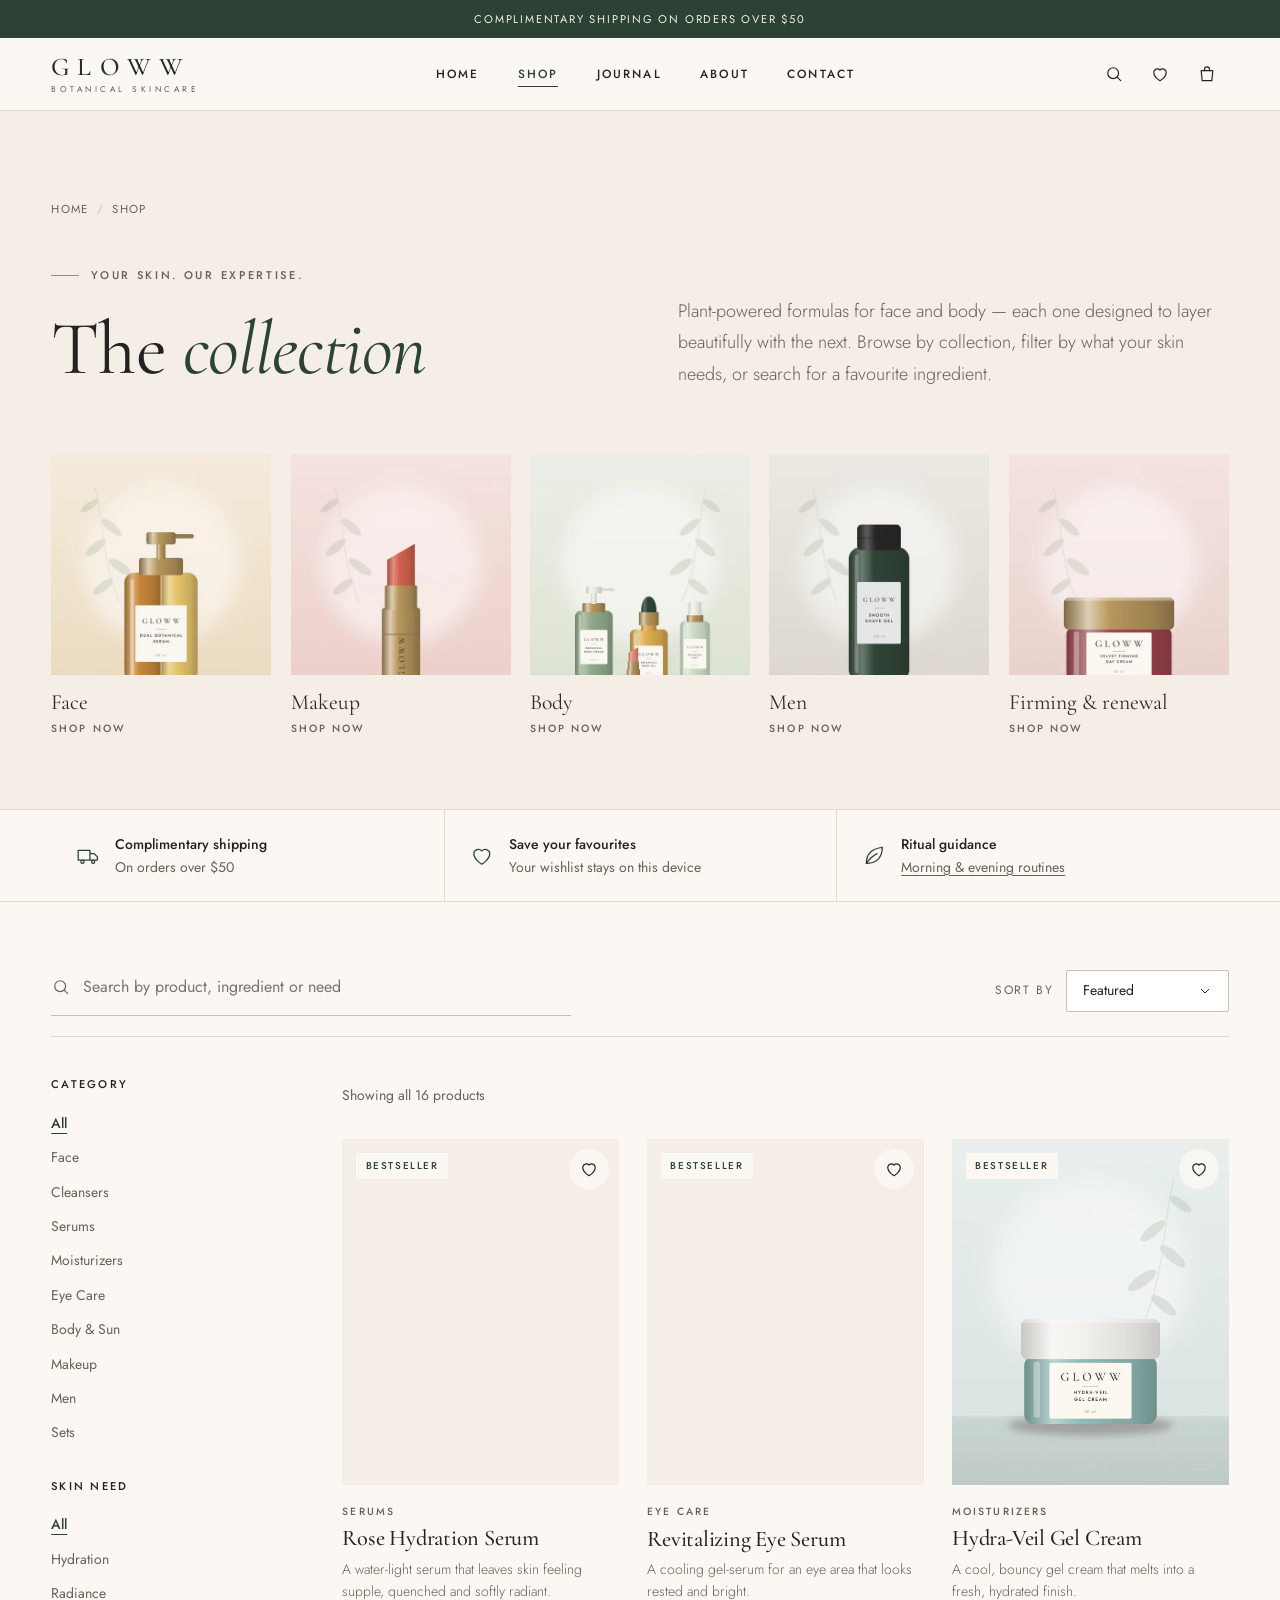
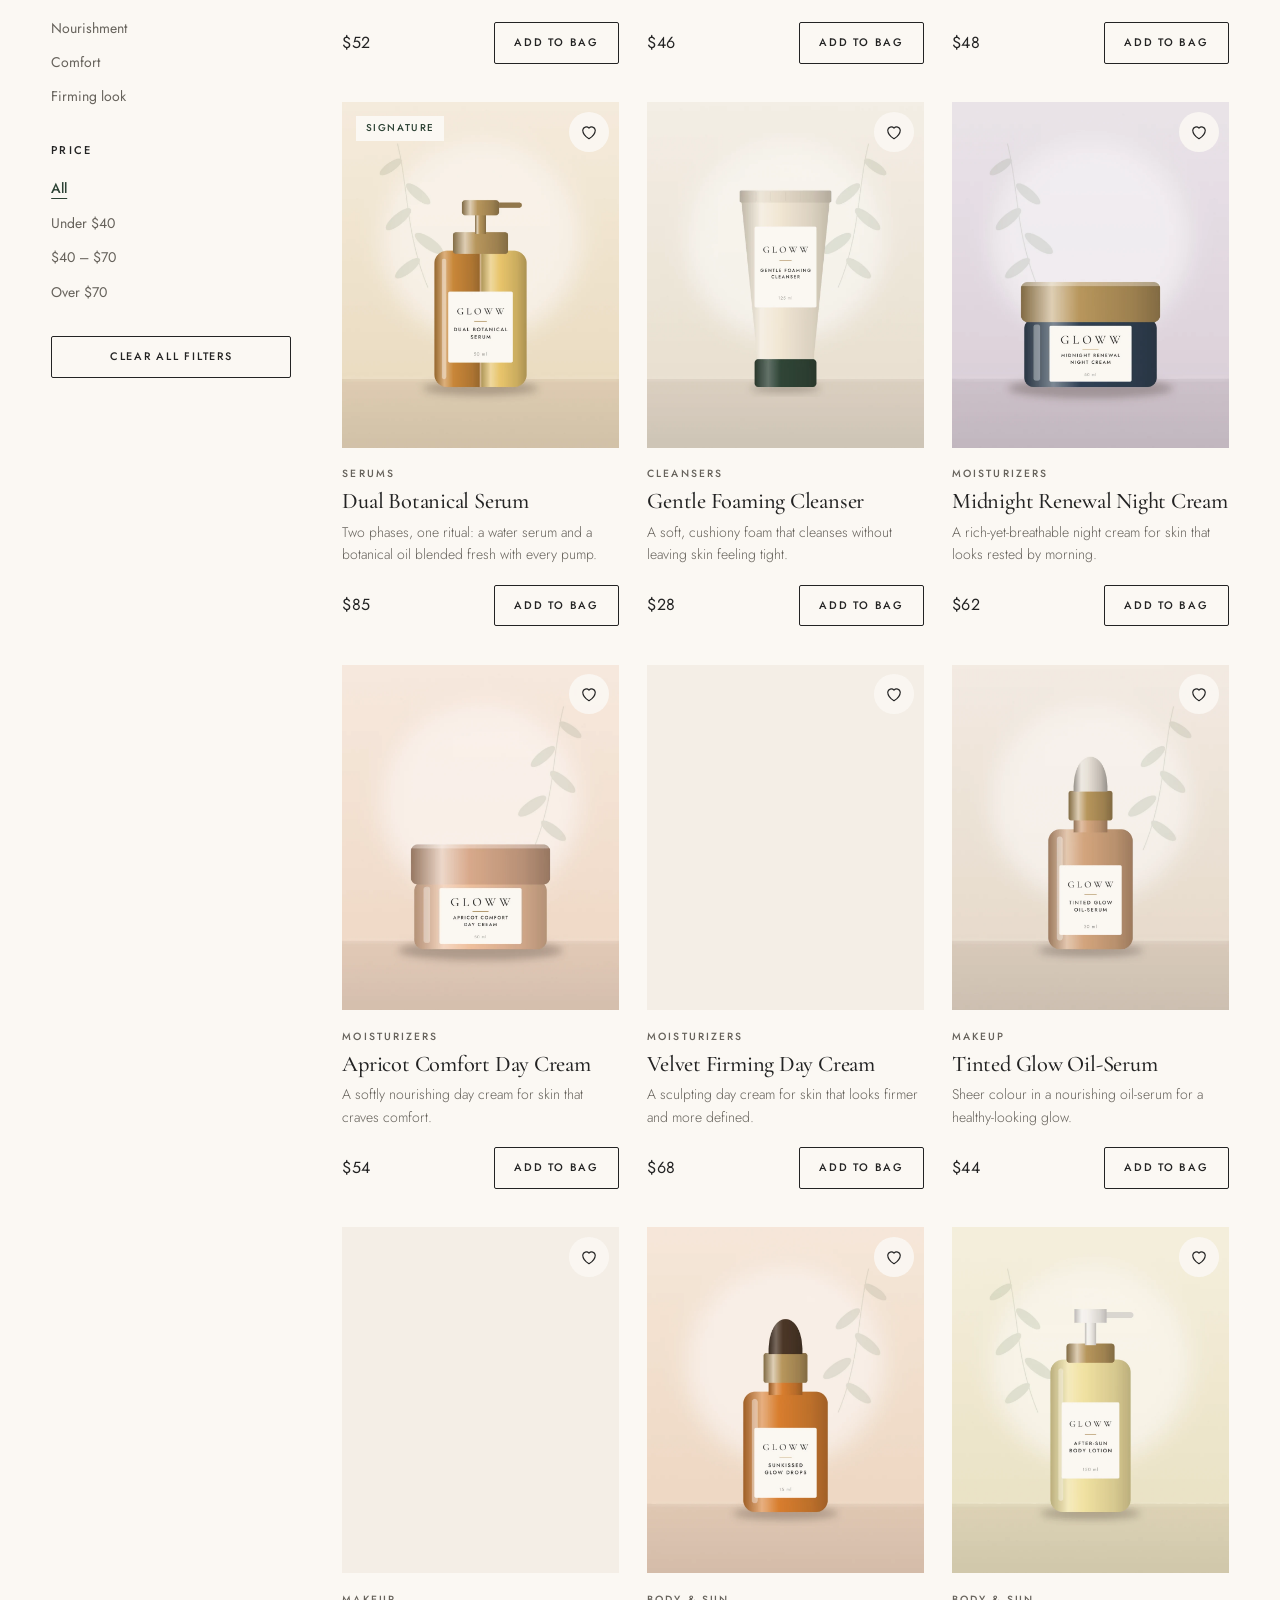
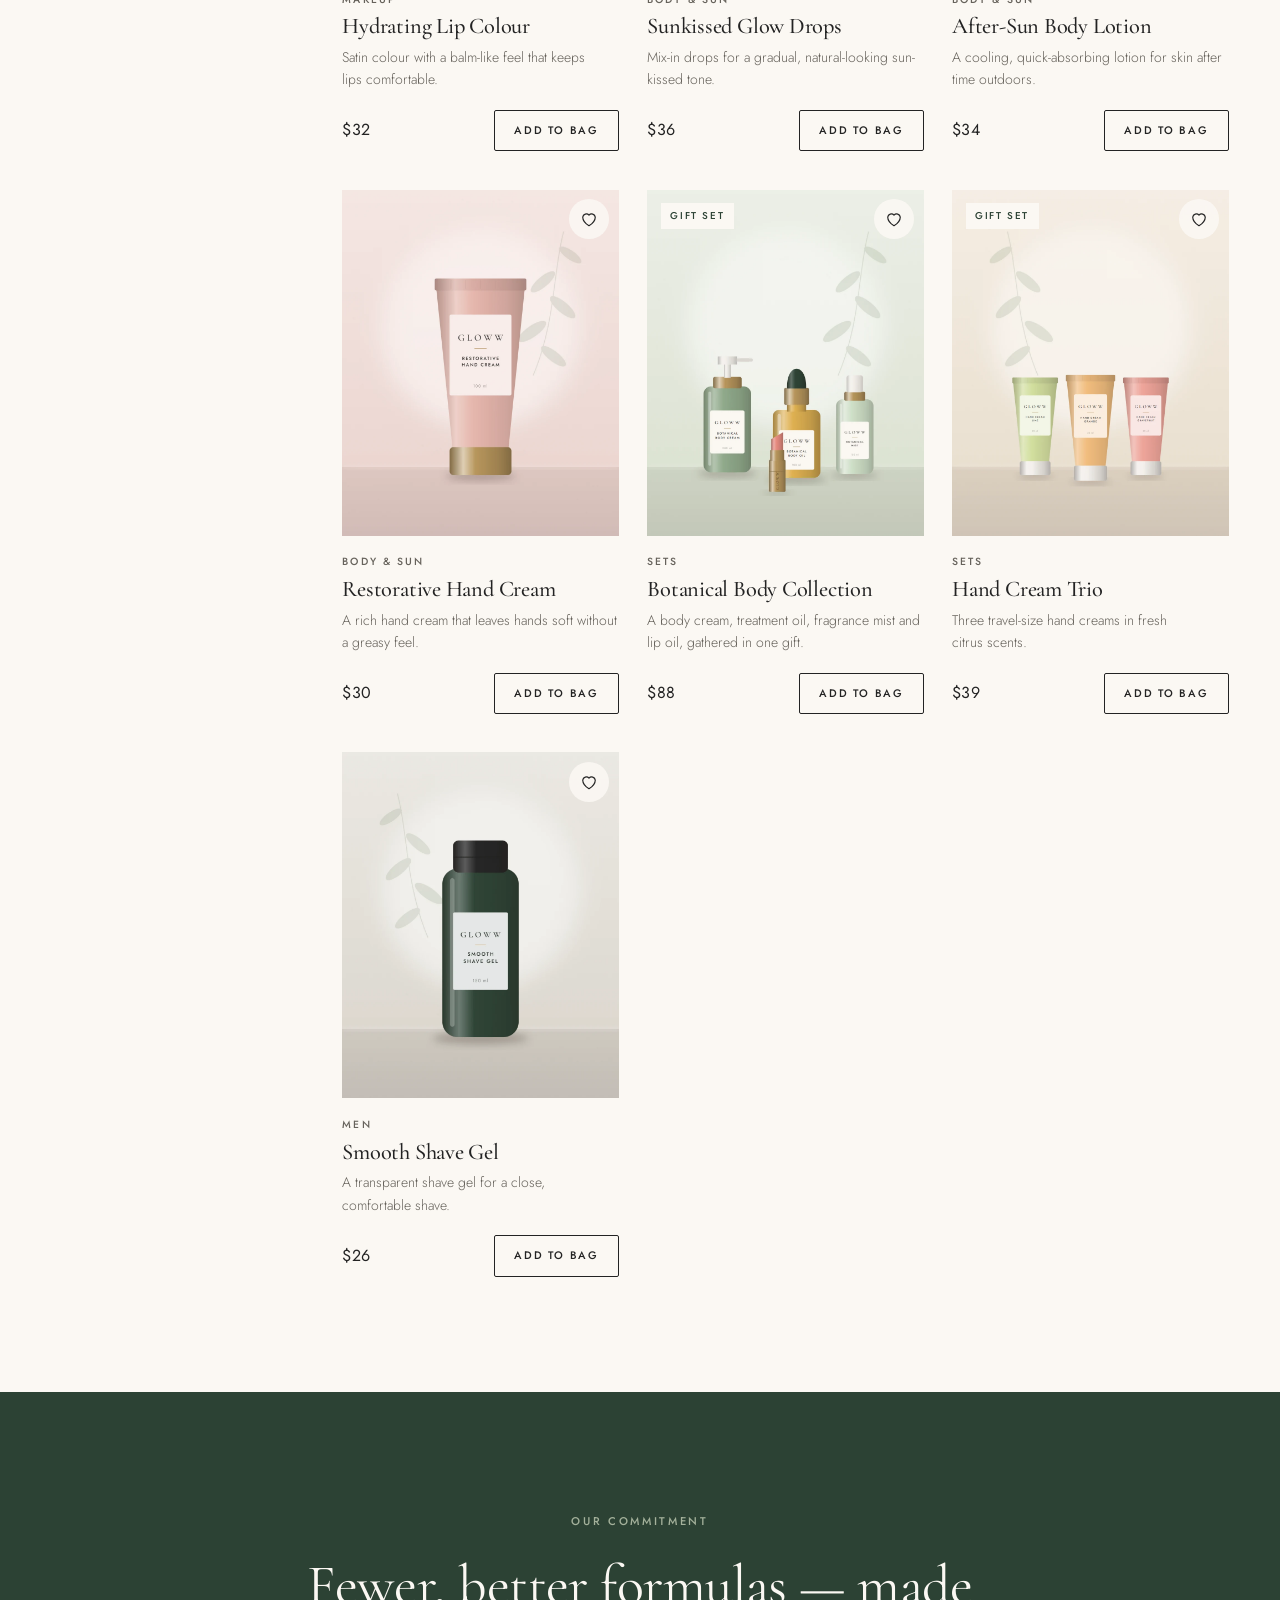
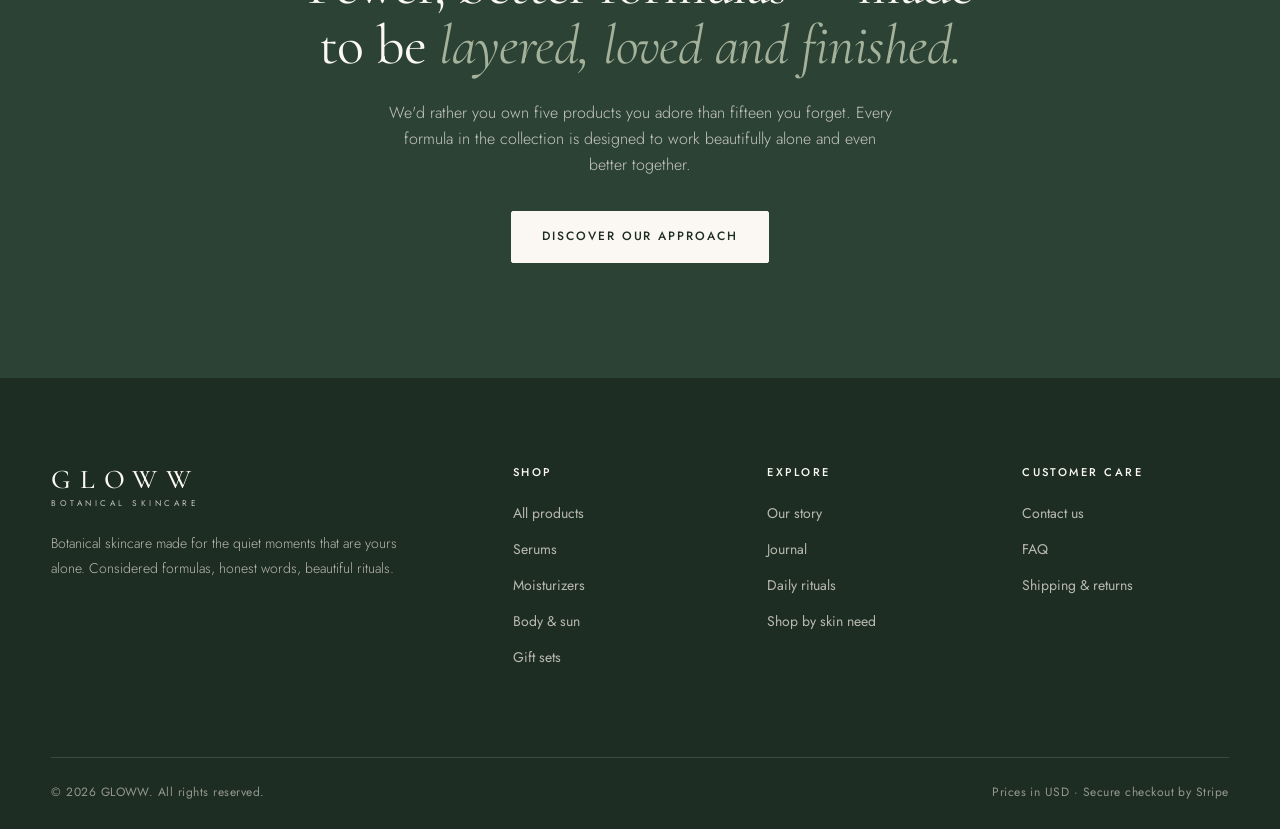
<file: Product.html>
<!DOCTYPE html>
<html lang="en">

<head>
    <meta charset="utf-8">
    <meta name="viewport" content="width=device-width, initial-scale=1">
    <title>Shop Skincare — Serums, Creams &amp; Body Care | GLOWW</title>
    <meta name="description" content="Shop the GLOWW collection: cleansers, serums, moisturizers, eye care, body care and gift sets. Filter by skin need, search by ingredient and save favourites.">
    <meta name="theme-color" content="#2c4234">
    <link rel="icon" href="favicon.svg" type="image/svg+xml">
    <link rel="icon" href="favicon.png" type="image/png" sizes="32x32">
    <link rel="apple-touch-icon" href="apple-touch-icon.png">
    <meta property="og:type" content="website">
    <meta property="og:site_name" content="GLOWW">
    <meta property="og:title" content="Shop the collection | GLOWW">
    <meta property="og:description" content="Cleansers, serums, moisturizers, eye care, body care and gift sets with sensorial textures and plant extracts.">
    <meta property="og:image" content="og-image.jpg">
    <meta name="twitter:card" content="summary_large_image">
    <link rel="stylesheet" href="css/base.css">
    <link rel="stylesheet" href="css/navbar.css">
    <link rel="stylesheet" href="css/products.css">
    <script>document.documentElement.classList.add("js");</script>
</head>

<body>
    <a class="skip-link" href="#main">Skip to content</a>

    <aside class="announcement" aria-label="Announcement"><p>Complimentary shipping on orders over $50</p></aside>

    <header class="site-header" data-header>
        <div class="navbar container">
            <button type="button" class="nav-toggle" aria-expanded="false" aria-controls="primary-nav" data-nav-toggle>
                <span class="nav-toggle__bars" aria-hidden="true"></span>
                <span class="visually-hidden">Open menu</span>
            </button>

            <a href="index.html" class="logo" aria-label="GLOWW home">GLOWW<span class="logo__sub" aria-hidden="true">Botanical skincare</span></a>

            <nav class="primary-nav" id="primary-nav" aria-label="Main">
                <div class="primary-nav__head">
                    <span class="logo" aria-hidden="true">GLOWW</span>
                    <button type="button" class="icon-btn" data-nav-close aria-label="Close menu"><svg class="icon" viewBox="0 0 24 24" aria-hidden="true" focusable="false"><path d="M6 6l12 12M18 6 6 18"/></svg></button>
                </div>
                <ul class="primary-nav__list" role="list">
                    <li><a href="index.html">Home</a></li>
                    <li><a href="Product.html" aria-current="page">Shop</a></li>
                    <li><a href="journal.html">Journal</a></li>
                    <li><a href="about.html">About</a></li>
                    <li><a href="contact.html">Contact</a></li>
                </ul>
                <div class="primary-nav__extra">
                    <h2>Shop by category</h2>
                    <ul role="list">
                        <li><a href="Product.html?category=serums">Serums</a></li>
                        <li><a href="Product.html?category=moisturizers">Moisturizers</a></li>
                        <li><a href="Product.html?category=eye-care">Eye care</a></li>
                        <li><a href="Product.html?category=body">Body &amp; sun</a></li>
                        <li><a href="Product.html?category=sets">Gift sets</a></li>
                    </ul>
                    <button type="button" class="text-link primary-nav__wishlist" data-open="wishlist">Your wishlist</button>
                </div>
            </nav>
            <div class="nav-scrim" data-nav-scrim></div>

            <div class="header-actions">
                <button type="button" class="icon-btn" data-open="search" aria-label="Search"><svg class="icon" viewBox="0 0 24 24" aria-hidden="true" focusable="false"><circle cx="11" cy="11" r="6.5"/><path d="m20 20-4.2-4.2"/></svg></button>
                <button type="button" class="icon-btn" data-open="wishlist" aria-label="Wishlist"><svg class="icon" viewBox="0 0 24 24" aria-hidden="true" focusable="false"><path d="M12 20s-7.5-4.6-7.5-10.2A4.3 4.3 0 0 1 12 7.4a4.3 4.3 0 0 1 7.5 2.4C19.5 15.4 12 20 12 20Z"/></svg><span class="badge" data-wishlist-count hidden>0</span></button>
                <button type="button" class="icon-btn" data-open="bag" aria-label="Shopping bag"><svg class="icon" viewBox="0 0 24 24" aria-hidden="true" focusable="false"><path d="M5 8h14l-1.2 12H6.2L5 8Z"/><path d="M9 8V6.5a3 3 0 0 1 6 0V8"/></svg><span class="badge" data-bag-count hidden>0</span></button>
            </div>
        </div>
    </header>

    <main id="main">

        <!-- ============ PAGE HERO ============ -->
        <section class="page-hero shop-hero" aria-labelledby="shop-title">
            <div class="container">
                <nav class="breadcrumbs" aria-label="Breadcrumb">
                    <ol>
                        <li><a href="index.html">Home</a></li>
                        <li><span aria-current="page">Shop</span></li>
                    </ol>
                </nav>
                <div class="shop-hero__grid">
                    <div>
                        <span class="eyebrow eyebrow--rule">Your skin. Our expertise.</span>
                        <h1 id="shop-title">The <em>collection</em></h1>
                    </div>
                    <p class="lede">Plant-powered formulas for face and body — each one designed to layer beautifully with the next. Browse by collection, filter by what your skin needs, or search for a favourite ingredient.</p>
                </div>

                <!-- Collection tiles: the original Product.html categories and imagery -->
                <ul class="collection-tiles" role="list" aria-label="Shop by collection">
                    <li>
                        <a class="collection-tile" href="Product.html?category=face#shop">
                            <span class="collection-tile__media"><img src="Images/products/dual-botanical-serum-480.webp" width="480" height="600" alt="" loading="lazy"></span>
                            <span class="collection-tile__label">Face</span>
                            <span class="collection-tile__cta">Shop now</span>
                        </a>
                    </li>
                    <li>
                        <a class="collection-tile" href="Product.html?category=makeup#shop">
                            <span class="collection-tile__media"><img src="Images/products/hydrating-lip-colour-480.webp" width="480" height="600" alt="" loading="lazy"></span>
                            <span class="collection-tile__label">Makeup</span>
                            <span class="collection-tile__cta">Shop now</span>
                        </a>
                    </li>
                    <li>
                        <a class="collection-tile" href="Product.html?category=body#shop">
                            <span class="collection-tile__media"><img src="Images/products/botanical-body-collection-480.webp" width="480" height="600" alt="" loading="lazy"></span>
                            <span class="collection-tile__label">Body</span>
                            <span class="collection-tile__cta">Shop now</span>
                        </a>
                    </li>
                    <li>
                        <a class="collection-tile" href="Product.html?category=men#shop">
                            <span class="collection-tile__media"><img src="Images/products/smooth-shave-gel-480.webp" width="480" height="600" alt="" loading="lazy"></span>
                            <span class="collection-tile__label">Men</span>
                            <span class="collection-tile__cta">Shop now</span>
                        </a>
                    </li>
                    <li>
                        <a class="collection-tile" href="Product.html?benefit=firming#shop">
                            <span class="collection-tile__media"><img src="Images/products/velvet-firming-day-cream-480.webp" width="480" height="600" alt="" loading="lazy"></span>
                            <span class="collection-tile__label">Firming &amp; renewal</span>
                            <span class="collection-tile__cta">Shop now</span>
                        </a>
                    </li>
                </ul>
            </div>
        </section>

        <!-- ============ SERVICE STRIP (from the original perks bar) ============ -->
        <section class="service-strip" aria-label="Our promises">
            <ul class="container" role="list">
                <li>
                    <svg class="icon" viewBox="0 0 24 24" aria-hidden="true" focusable="false"><path d="M3 7h11v9H3zM14 10h4l3 3v3h-7"/><circle cx="7" cy="17.5" r="1.5"/><circle cx="17" cy="17.5" r="1.5"/></svg>
                    <span><strong>Complimentary shipping</strong>On orders over $50</span>
                </li>
                <li>
                    <svg class="icon" viewBox="0 0 24 24" aria-hidden="true" focusable="false"><path d="M12 20s-7.5-4.6-7.5-10.2A4.3 4.3 0 0 1 12 7.4a4.3 4.3 0 0 1 7.5 2.4C19.5 15.4 12 20 12 20Z"/></svg>
                    <span><strong>Save your favourites</strong>Your wishlist stays on this device</span>
                </li>
                <li>
                    <svg class="icon" viewBox="0 0 24 24" aria-hidden="true" focusable="false"><path d="M5 19C5 10 11 5 20 4c0 9-5 15-14 15"/><path d="M5 19c3-4 6-7 10-9"/></svg>
                    <span><strong>Ritual guidance</strong><a href="index.html#rituals">Morning &amp; evening routines</a></span>
                </li>
            </ul>
        </section>

        <!-- ============ CATALOG ============ -->
        <section class="section shop" id="shop" aria-labelledby="catalog-title">
            <div class="container">
                <h2 class="visually-hidden" id="catalog-title">All products</h2>

                <div class="shop-toolbar">
                    <div class="shop-search">
                        <label class="visually-hidden" for="shop-search">Search products</label>
                        <svg class="icon" viewBox="0 0 24 24" aria-hidden="true" focusable="false"><circle cx="11" cy="11" r="6.5"/><path d="m20 20-4.2-4.2"/></svg>
                        <input id="shop-search" type="search" placeholder="Search by product, ingredient or need" autocomplete="off" data-shop-search>
                        <button type="button" class="link-btn" data-shop-search-clear hidden>Clear</button>
                    </div>

                    <div class="shop-toolbar__controls">
                        <button type="button" class="btn btn--outline btn--sm filter-toggle" aria-expanded="false" aria-controls="shop-filters" data-filter-toggle>
                            <svg class="icon icon--sm" viewBox="0 0 24 24" aria-hidden="true" focusable="false"><path d="M4 7h10M18 7h2M4 17h4M12 17h8"/><circle cx="16" cy="7" r="2"/><circle cx="10" cy="17" r="2"/></svg>
                            Filters <span data-filter-count></span>
                        </button>
                        <div class="shop-sort">
                            <label for="shop-sort">Sort by</label>
                            <select id="shop-sort" class="field__input" data-shop-sort>
                                <option value="featured">Featured</option>
                                <option value="price-asc">Price: low to high</option>
                                <option value="price-desc">Price: high to low</option>
                                <option value="name">Name: A–Z</option>
                            </select>
                        </div>
                    </div>
                </div>

                <div class="shop-layout">
                    <div class="shop-filters" id="shop-filters" role="region" aria-label="Product filters" data-shop-filters>
                        <fieldset class="filter-group">
                            <legend>Category</legend>
                            <div class="filter-options" data-filter="category"></div>
                        </fieldset>
                        <fieldset class="filter-group">
                            <legend>Skin need</legend>
                            <div class="filter-options" data-filter="benefit"></div>
                        </fieldset>
                        <fieldset class="filter-group">
                            <legend>Price</legend>
                            <div class="filter-options" data-filter="price"></div>
                        </fieldset>
                        <button type="button" class="btn btn--outline btn--sm btn--block" data-clear-filters>Clear all filters</button>
                    </div>

                    <div class="shop-results">
                        <div class="shop-results__bar">
                            <p class="shop-results__count" role="status" aria-live="polite" data-result-count>Loading products…</p>
                            <ul class="active-filters" role="list" data-active-filters></ul>
                        </div>

                        <div class="product-grid" data-product-grid aria-busy="true">
                            <div class="skeleton-card" aria-hidden="true"><div class="skeleton skeleton--media"></div><div class="skeleton skeleton--line"></div><div class="skeleton skeleton--line"></div></div>
                            <div class="skeleton-card" aria-hidden="true"><div class="skeleton skeleton--media"></div><div class="skeleton skeleton--line"></div><div class="skeleton skeleton--line"></div></div>
                            <div class="skeleton-card" aria-hidden="true"><div class="skeleton skeleton--media"></div><div class="skeleton skeleton--line"></div><div class="skeleton skeleton--line"></div></div>
                            <noscript><p class="shop-noscript">Our shop uses JavaScript for browsing, filtering and the shopping bag. Please enable it to explore the collection.</p></noscript>
                        </div>

                        <div class="empty-state shop-empty" data-shop-empty hidden>
                            <span class="empty-state__icon"><svg class="icon" viewBox="0 0 24 24" aria-hidden="true" focusable="false"><circle cx="11" cy="11" r="6.5"/><path d="m20 20-4.2-4.2"/></svg></span>
                            <h3>No products match your selection</h3>
                            <p>Try a different search term or remove a filter — or start fresh with the whole collection.</p>
                            <button type="button" class="btn btn--primary" data-clear-filters>Clear all filters</button>
                        </div>
                    </div>
                </div>
            </div>
        </section>

        <!-- ============ BRAND STATEMENT (replaces the old "70 years" banner) ============ -->
        <section class="section section--forest statement" aria-labelledby="statement-title">
            <div class="container--narrow statement__inner reveal">
                <span class="eyebrow">Our commitment</span>
                <h2 id="statement-title">Fewer, better formulas — made to be <em>layered, loved and finished.</em></h2>
                <p>We'd rather you own five products you adore than fifteen you forget. Every formula in the collection is designed to work beautifully alone and even better together.</p>
                <a class="btn btn--light" href="about.html">Discover our approach</a>
            </div>
        </section>

    </main>

    <footer class="site-footer">
        <div class="container footer-top">
            <div class="footer-brand">
                <a href="index.html" class="logo">GLOWW<span class="logo__sub">Botanical skincare</span></a>
                <p>Botanical skincare made for the quiet moments that are yours alone. Considered formulas, honest words, beautiful rituals.</p>
            </div>
            <nav class="footer-column" aria-labelledby="footer-shop">
                <h2 id="footer-shop">Shop</h2>
                <ul role="list">
                    <li><a href="Product.html">All products</a></li>
                    <li><a href="Product.html?category=serums">Serums</a></li>
                    <li><a href="Product.html?category=moisturizers">Moisturizers</a></li>
                    <li><a href="Product.html?category=body">Body &amp; sun</a></li>
                    <li><a href="Product.html?category=sets">Gift sets</a></li>
                </ul>
            </nav>
            <nav class="footer-column" aria-labelledby="footer-explore">
                <h2 id="footer-explore">Explore</h2>
                <ul role="list">
                    <li><a href="about.html">Our story</a></li>
                    <li><a href="journal.html">Journal</a></li>
                    <li><a href="index.html#rituals">Daily rituals</a></li>
                    <li><a href="Product.html?benefit=hydration">Shop by skin need</a></li>
                </ul>
            </nav>
            <nav class="footer-column" aria-labelledby="footer-care">
                <h2 id="footer-care">Customer care</h2>
                <ul role="list">
                    <li><a href="contact.html">Contact us</a></li>
                    <li><a href="contact.html#faq">FAQ</a></li>
                    <li><a href="contact.html#shipping">Shipping &amp; returns</a></li>
                </ul>
            </nav>
        </div>
        <div class="container footer-bottom">
            <p>&copy; <span data-year>2026</span> GLOWW. All rights reserved.</p>
            <p>Prices in USD · Secure checkout by Stripe</p>
        </div>
    </footer>

    <script src="js/products.js" defer></script>
    <script src="js/store.js" defer></script>
    <script src="js/script.js" defer></script>
    <script src="js/drawers.js" defer></script>
    <script src="js/shop.js" defer></script>
</body>

</html>
</file>
<file: css/base.css>
/* =========================================================
   GLOWW — Design system & shared components
   Loaded first on every page: tokens, reset, typography,
   buttons, forms, product cards, drawers, footer, motion.
========================================================= */

/* ---------- Fonts (self-hosted, SIL Open Font License) ---------- */

@font-face {
    font-family: "Cormorant Garamond";
    font-style: normal;
    font-weight: 400 600;
    font-display: swap;
    src: url("../fonts/cormorant-garamond-latin.woff2") format("woff2");
}

@font-face {
    font-family: "Cormorant Garamond";
    font-style: italic;
    font-weight: 400 500;
    font-display: swap;
    src: url("../fonts/cormorant-garamond-italic-latin.woff2") format("woff2");
}

@font-face {
    font-family: "Jost";
    font-style: normal;
    font-weight: 300 500;
    font-display: swap;
    src: url("../fonts/jost-latin.woff2") format("woff2");
}

/* ---------- Tokens ---------- */

:root {
    /* Palette */
    --color-white: #ffffff;
    --color-ivory: #fbf8f3;
    --color-cream: #f4eee6;
    --color-beige: #e6dacb;
    --color-blush: #f2e3dc;
    --color-sage: #a4b19b;
    --color-sage-soft: #e1e6da;
    --color-forest: #2c4234;
    --color-forest-deep: #1e2d23;
    --color-gold: #a88a55;          /* lines & decoration */
    --color-gold-text: #7d6234;     /* gold for small text (AA contrast) */
    --color-charcoal: #232323;
    --color-text: #2b2b2b;
    --color-muted: #66625b;
    --color-line: #e2d9cd;
    --color-line-strong: #cbbfae;
    --color-error: #9e3a2b;
    --color-success: #2f6a49;

    /* Type */
    --font-heading: "Cormorant Garamond", "Times New Roman", Georgia, serif;
    --font-body: "Jost", "Segoe UI", Arial, Helvetica, sans-serif;

    --text-xs: 0.75rem;
    --text-sm: 0.875rem;
    --text-base: 1rem;
    --text-md: 1.125rem;
    --text-lg: clamp(1.35rem, 1.1rem + 0.8vw, 1.6rem);
    --text-xl: clamp(1.75rem, 1.3rem + 1.6vw, 2.4rem);
    --text-2xl: clamp(2.2rem, 1.5rem + 2.6vw, 3.5rem);
    --text-3xl: clamp(2.7rem, 1.6rem + 4vw, 4.75rem);

    /* Space */
    --space-1: 0.25rem;
    --space-2: 0.5rem;
    --space-3: 0.75rem;
    --space-4: 1rem;
    --space-5: 1.5rem;
    --space-6: 2rem;
    --space-7: 3rem;
    --space-8: 4rem;
    --gutter: clamp(1.25rem, 4vw, 4rem);
    --section-space: clamp(4.5rem, 9vw, 8.5rem);
    --container: 1320px;
    --container-narrow: 760px;

    /* Shape */
    --radius-small: 2px;
    --radius-medium: 4px;
    --radius-large: 8px;
    --radius-pill: 999px;
    --shadow-soft: 0 10px 30px rgba(44, 38, 30, 0.06);
    --shadow-lift: 0 22px 50px rgba(44, 38, 30, 0.12);

    /* Motion */
    --ease: cubic-bezier(0.22, 0.61, 0.36, 1);
    --ease-out: cubic-bezier(0.16, 1, 0.3, 1);
    --duration-fast: 0.2s;
    --duration: 0.35s;
    --duration-slow: 0.8s;

    --header-height: 72px;
}

/* ---------- Reset ---------- */

*,
*::before,
*::after {
    margin: 0;
    padding: 0;
    box-sizing: border-box;
}

html {
    -webkit-text-size-adjust: 100%;
    scroll-behavior: smooth;
    scroll-padding-top: calc(var(--header-height) + 1rem);
}

html.is-locked {
    overflow: hidden;
}

body {
    min-height: 100vh;
    background: var(--color-ivory);
    color: var(--color-text);
    font-family: var(--font-body);
    font-size: var(--text-base);
    font-weight: 400;
    line-height: 1.65;
    -webkit-font-smoothing: antialiased;
    text-rendering: optimizeLegibility;
}

img,
picture,
svg {
    display: block;
    max-width: 100%;
}

img {
    height: auto;
}

button,
input,
select,
textarea {
    font: inherit;
    color: inherit;
}

button {
    cursor: pointer;
    background: none;
    border: 0;
}

a {
    color: inherit;
    text-decoration-thickness: 1px;
    text-underline-offset: 0.2em;
}

ul[role="list"],
ol[role="list"] {
    list-style: none;
}

[hidden] {
    display: none !important;
}

:focus-visible {
    outline: 2px solid var(--color-forest);
    outline-offset: 3px;
}

::selection {
    background: var(--color-sage-soft);
    color: var(--color-forest-deep);
}

/* ---------- Typography ---------- */

h1,
h2,
h3,
h4 {
    font-family: var(--font-heading);
    font-weight: 400;
    line-height: 1.08;
    letter-spacing: -0.01em;
    color: var(--color-charcoal);
    text-wrap: balance;
}

h1 em,
h2 em,
h3 em {
    font-style: italic;
    color: var(--color-forest);
}

p {
    text-wrap: pretty;
}

.display-1 {
    font-size: var(--text-3xl);
    line-height: 1.02;
}

.display-2 {
    font-size: var(--text-2xl);
}

.display-3 {
    font-size: var(--text-xl);
}

/* Small uppercase label — kept from the original .eyebrow style */
.eyebrow {
    display: inline-flex;
    align-items: center;
    gap: 0.75rem;
    margin-bottom: var(--space-5);
    color: var(--color-muted);
    font-family: var(--font-body);
    font-size: 0.7rem;
    font-weight: 500;
    letter-spacing: 0.24em;
    text-transform: uppercase;
}

.eyebrow--rule::before {
    content: "";
    width: 28px;
    height: 1px;
    background: var(--color-gold);
}

.lede {
    max-width: 34rem;
    color: var(--color-muted);
    font-size: var(--text-md);
    font-weight: 300;
    line-height: 1.75;
}

.section-heading {
    max-width: 680px;
    margin: 0 auto clamp(2.5rem, 5vw, 4.5rem);
    text-align: center;
}

.section-heading h2 {
    margin-bottom: var(--space-5);
    font-size: var(--text-2xl);
}

.section-heading p {
    margin-inline: auto;
    color: var(--color-muted);
    font-weight: 300;
    line-height: 1.8;
}

.section-heading--left {
    margin-inline: 0;
    text-align: left;
}

.section-heading--split {
    display: flex;
    flex-wrap: wrap;
    align-items: flex-end;
    justify-content: space-between;
    gap: var(--space-5);
    max-width: none;
    text-align: left;
}

.section-heading--split > div {
    max-width: 560px;
}

/* ---------- Layout ---------- */

.container {
    width: min(100% - (var(--gutter) * 2), var(--container));
    margin-inline: auto;
}

.container--narrow {
    width: min(100% - (var(--gutter) * 2), var(--container-narrow));
    margin-inline: auto;
}

.section {
    padding-block: var(--section-space);
}

.section--cream {
    background: var(--color-cream);
}

.section--blush {
    background: var(--color-blush);
}

.section--white {
    background: var(--color-white);
}

.section--forest {
    background: var(--color-forest);
    color: var(--color-cream);
}

.section--forest h2,
.section--forest h3 {
    color: var(--color-ivory);
}

.section--forest h2 em,
.section--forest h3 em {
    color: var(--color-sage);
}

.section--forest .eyebrow {
    color: var(--color-sage);
}

.visually-hidden {
    position: absolute !important;
    width: 1px;
    height: 1px;
    padding: 0;
    margin: -1px;
    overflow: hidden;
    clip: rect(0, 0, 0, 0);
    white-space: nowrap;
    border: 0;
}

.skip-link {
    position: fixed;
    top: 0.75rem;
    left: 0.75rem;
    z-index: 200;
    padding: 0.75rem 1.25rem;
    background: var(--color-forest);
    color: var(--color-ivory);
    font-size: var(--text-sm);
    text-decoration: none;
    transform: translateY(-150%);
    transition: transform var(--duration-fast) var(--ease);
}

.skip-link:focus {
    transform: translateY(0);
}

/* ---------- Icons ---------- */

.icon {
    width: 1.25rem;
    height: 1.25rem;
    flex-shrink: 0;
    fill: none;
    stroke: currentColor;
    stroke-width: 1.4;
    stroke-linecap: round;
    stroke-linejoin: round;
}

.icon--sm {
    width: 1rem;
    height: 1rem;
}

/* ---------- Buttons ---------- */

.btn {
    --btn-bg: transparent;
    --btn-fg: var(--color-charcoal);
    --btn-border: var(--color-charcoal);

    position: relative;
    display: inline-flex;
    align-items: center;
    justify-content: center;
    gap: 0.6rem;
    min-height: 3.25rem;
    padding: 0.9rem 1.9rem;
    border: 1px solid var(--btn-border);
    border-radius: var(--radius-small);
    background: var(--btn-bg);
    color: var(--btn-fg);
    font-size: 0.75rem;
    font-weight: 500;
    letter-spacing: 0.16em;
    line-height: 1.2;
    text-align: center;
    text-decoration: none;
    text-transform: uppercase;
    cursor: pointer;
    transition:
        background-color var(--duration) var(--ease),
        color var(--duration) var(--ease),
        border-color var(--duration) var(--ease),
        transform var(--duration-fast) var(--ease);
}

.btn:active {
    transform: translateY(1px);
}

.btn--primary {
    --btn-bg: var(--color-forest);
    --btn-fg: var(--color-ivory);
    --btn-border: var(--color-forest);
}

.btn--primary:hover {
    --btn-bg: var(--color-forest-deep);
    --btn-border: var(--color-forest-deep);
}

/* The original .outline-button, re-tokenised */
.btn--outline:hover {
    --btn-bg: var(--color-charcoal);
    --btn-fg: var(--color-ivory);
}

/* The original white hero .button, for dark backgrounds */
.btn--light {
    --btn-bg: var(--color-ivory);
    --btn-fg: var(--color-forest-deep);
    --btn-border: var(--color-ivory);
}

.btn--light:hover {
    --btn-bg: transparent;
    --btn-fg: var(--color-ivory);
}

.btn--sm {
    min-height: 2.6rem;
    padding: 0.65rem 1.2rem;
    font-size: 0.68rem;
}

.btn--block {
    width: 100%;
}

.btn[disabled],
.btn[aria-disabled="true"] {
    opacity: 0.5;
    cursor: not-allowed;
    transform: none;
}

.btn.is-loading {
    color: transparent;
    pointer-events: none;
}

.btn.is-loading::after {
    content: "";
    position: absolute;
    width: 1.1rem;
    height: 1.1rem;
    border: 1.5px solid var(--btn-fg);
    border-right-color: transparent;
    border-radius: 50%;
    animation: spin 0.8s linear infinite;
}

/* Underlined text link — from the original "Discover product →" style */
.text-link {
    display: inline-flex;
    align-items: center;
    gap: 0.5rem;
    padding-bottom: 0.3rem;
    border-bottom: 1px solid currentColor;
    color: var(--color-charcoal);
    font-size: 0.72rem;
    font-weight: 500;
    letter-spacing: 0.16em;
    text-decoration: none;
    text-transform: uppercase;
    transition: gap var(--duration) var(--ease), color var(--duration) var(--ease);
}

.text-link:hover {
    gap: 0.85rem;
    color: var(--color-forest);
}

.icon-btn {
    position: relative;
    display: inline-grid;
    place-items: center;
    width: 2.75rem;
    height: 2.75rem;
    border-radius: 50%;
    color: var(--color-charcoal);
    transition: background-color var(--duration-fast) var(--ease), color var(--duration-fast) var(--ease);
}

.icon-btn:hover {
    background: var(--color-cream);
}

.badge {
    position: absolute;
    top: 0.2rem;
    right: 0.15rem;
    display: grid;
    place-items: center;
    min-width: 1.1rem;
    height: 1.1rem;
    padding: 0 0.25rem;
    border-radius: var(--radius-pill);
    background: var(--color-forest);
    color: var(--color-ivory);
    font-size: 0.62rem;
    font-weight: 500;
    line-height: 1;
}

.badge.is-bumping {
    animation: bump 0.45s var(--ease-out);
}

/* ---------- Forms ---------- */

.field {
    display: grid;
    gap: 0.45rem;
}

.field__label {
    color: var(--color-charcoal);
    font-size: 0.72rem;
    font-weight: 500;
    letter-spacing: 0.14em;
    text-transform: uppercase;
}

.field__optional {
    color: var(--color-muted);
    font-weight: 400;
    letter-spacing: 0.06em;
    text-transform: none;
}

.field__input {
    width: 100%;
    min-height: 3.25rem;
    padding: 0.8rem 1rem;
    border: 1px solid var(--color-line-strong);
    border-radius: var(--radius-small);
    background: var(--color-white);
    color: var(--color-charcoal);
    font-size: var(--text-base);
    transition: border-color var(--duration-fast) var(--ease), box-shadow var(--duration-fast) var(--ease);
}

.field__input::placeholder {
    color: #9b958c;
}

.field__input:hover {
    border-color: var(--color-muted);
}

.field__input:focus {
    outline: none;
    border-color: var(--color-forest);
    box-shadow: 0 0 0 3px rgba(44, 66, 52, 0.12);
}

textarea.field__input {
    min-height: 9rem;
    resize: vertical;
    line-height: 1.6;
}

select.field__input {
    appearance: none;
    padding-right: 2.5rem;
    background-image: url("data:image/svg+xml,%3Csvg xmlns='http://www.w3.org/2000/svg' viewBox='0 0 24 24' fill='none' stroke='%23232323' stroke-width='1.5'%3E%3Cpath d='m6 9 6 6 6-6'/%3E%3C/svg%3E");
    background-position: right 0.9rem center;
    background-repeat: no-repeat;
    background-size: 1rem;
    cursor: pointer;
}

.field__error {
    display: flex;
    align-items: center;
    gap: 0.4rem;
    min-height: 1.2em;
    color: var(--color-error);
    font-size: var(--text-sm);
}

.field__error:empty {
    min-height: 0;
}

.field.is-invalid .field__input {
    border-color: var(--color-error);
}

.field.is-invalid .field__input:focus {
    box-shadow: 0 0 0 3px rgba(158, 58, 43, 0.12);
}

.form-status {
    display: flex;
    gap: 0.75rem;
    align-items: flex-start;
    padding: 1rem 1.15rem;
    border: 1px solid var(--color-line);
    border-left: 3px solid var(--color-gold);
    background: var(--color-white);
    color: var(--color-text);
    font-size: var(--text-sm);
    line-height: 1.6;
    animation: fade-up var(--duration) var(--ease-out);
}

.form-status--success {
    border-left-color: var(--color-success);
}

.form-status--error {
    border-left-color: var(--color-error);
}

.form-status strong {
    display: block;
    margin-bottom: 0.15rem;
    font-weight: 500;
}

/* ---------- Quantity selector ---------- */

.qty {
    display: inline-grid;
    grid-template-columns: 2.5rem 2.75rem 2.5rem;
    align-items: center;
    height: 2.75rem;
    border: 1px solid var(--color-line-strong);
    border-radius: var(--radius-small);
    background: var(--color-white);
}

.qty--sm {
    grid-template-columns: 2rem 2.2rem 2rem;
    height: 2.25rem;
}

.qty button {
    display: grid;
    place-items: center;
    height: 100%;
    color: var(--color-charcoal);
    transition: background-color var(--duration-fast) var(--ease);
}

.qty button:hover:not(:disabled) {
    background: var(--color-cream);
}

.qty button:disabled {
    opacity: 0.35;
    cursor: not-allowed;
}

.qty input,
.qty output {
    width: 100%;
    height: 100%;
    border: 0;
    border-inline: 1px solid var(--color-line);
    background: transparent;
    font-size: var(--text-sm);
    text-align: center;
    display: grid;
    place-items: center;
    -moz-appearance: textfield;
}

.qty input::-webkit-outer-spin-button,
.qty input::-webkit-inner-spin-button {
    -webkit-appearance: none;
}

/* ---------- Price & rating ---------- */

.price {
    color: var(--color-charcoal);
    font-size: var(--text-base);
    font-weight: 400;
    letter-spacing: 0.02em;
}

.rating {
    display: inline-flex;
    gap: 2px;
    color: var(--color-gold);
}

.rating .icon {
    width: 0.9rem;
    height: 0.9rem;
    fill: currentColor;
    stroke: none;
}

/* ---------- Product card ---------- */

.product-grid {
    display: grid;
    grid-template-columns: repeat(2, minmax(0, 1fr));
    gap: clamp(1.75rem, 3vw, 2.75rem) clamp(0.9rem, 2.2vw, 2rem);
}

@media (min-width: 900px) {
    .product-grid {
        grid-template-columns: repeat(3, minmax(0, 1fr));
    }
}

@media (min-width: 1200px) {
    .product-grid--4 {
        grid-template-columns: repeat(4, minmax(0, 1fr));
    }
}

.product-card {
    position: relative;
    display: flex;
    flex-direction: column;
    height: 100%;
}

.product-card__media {
    position: relative;
    aspect-ratio: 4 / 5;
    overflow: hidden;
    background: var(--color-cream);
}

.product-card__media > a {
    display: block;
    height: 100%;
}

.product-card__media img {
    width: 100%;
    height: 100%;
    object-fit: cover;
    transition: transform var(--duration-slow) var(--ease-out);
}

.product-card:hover .product-card__media img {
    transform: scale(1.035);
}

.product-card__flag {
    position: absolute;
    top: 0.85rem;
    left: 0.85rem;
    padding: 0.3rem 0.6rem;
    background: var(--color-ivory);
    color: var(--color-forest);
    font-size: 0.62rem;
    font-weight: 500;
    letter-spacing: 0.16em;
    text-transform: uppercase;
}

.wishlist-btn {
    position: absolute;
    top: 0.6rem;
    right: 0.6rem;
    z-index: 2;
    display: grid;
    place-items: center;
    width: 2.5rem;
    height: 2.5rem;
    border-radius: 50%;
    background: rgba(251, 248, 243, 0.9);
    color: var(--color-charcoal);
    transition: transform var(--duration-fast) var(--ease), color var(--duration-fast) var(--ease);
}

.wishlist-btn:hover {
    transform: scale(1.06);
    color: var(--color-forest);
}

.wishlist-btn[aria-pressed="true"] {
    color: var(--color-forest);
}

.wishlist-btn[aria-pressed="true"] .icon {
    fill: currentColor;
}

.wishlist-btn.is-popping .icon {
    animation: bump 0.45s var(--ease-out);
}

.product-card__quick {
    position: absolute;
    left: 0.75rem;
    right: 0.75rem;
    bottom: 0.75rem;
    z-index: 2;
    min-height: 2.6rem;
    background: rgba(251, 248, 243, 0.94);
    color: var(--color-charcoal);
    font-size: 0.68rem;
    font-weight: 500;
    letter-spacing: 0.16em;
    text-transform: uppercase;
    backdrop-filter: blur(6px);
    transition:
        opacity var(--duration) var(--ease),
        transform var(--duration) var(--ease),
        background-color var(--duration-fast) var(--ease);
}

.product-card__quick:hover {
    background: var(--color-ivory);
}

@media (hover: hover) and (min-width: 900px) {
    .product-card__quick {
        opacity: 0;
        transform: translateY(8px);
    }

    .product-card:hover .product-card__quick,
    .product-card__quick:focus-visible {
        opacity: 1;
        transform: translateY(0);
    }
}

@media (max-width: 899px) {
    .product-card__quick {
        display: none;
    }
}

.product-card__body {
    display: flex;
    flex: 1;
    flex-direction: column;
    gap: 0.35rem;
    padding-top: 1.1rem;
}

.product-card__category {
    color: var(--color-muted);
    font-size: 0.65rem;
    font-weight: 500;
    letter-spacing: 0.2em;
    text-transform: uppercase;
}

.product-card__name {
    font-size: clamp(1.15rem, 1rem + 0.5vw, 1.4rem);
    font-weight: 500;
    line-height: 1.2;
}

.product-card__name a {
    text-decoration: none;
}

.product-card__name a::after {
    /* Expand the click target to the card body without nesting links */
    content: "";
    position: absolute;
    inset: 0;
    z-index: 1;
}

.product-card__desc {
    display: -webkit-box;
    overflow: hidden;
    color: var(--color-muted);
    font-size: var(--text-sm);
    font-weight: 300;
    line-height: 1.6;
    -webkit-line-clamp: 2;
    -webkit-box-orient: vertical;
}

.product-card__footer {
    display: flex;
    flex-wrap: wrap;
    align-items: center;
    justify-content: space-between;
    gap: 0.75rem;
    margin-top: auto;
    padding-top: 0.85rem;
}

.product-card__footer .btn {
    position: relative;
    z-index: 2;
}

@media (max-width: 520px) {
    .product-card__footer .btn {
        width: 100%;
    }

    .product-card__flag {
        top: 0.6rem;
        left: 0.6rem;
        padding: 0.25rem 0.45rem;
        font-size: 0.55rem;
        letter-spacing: 0.1em;
    }

    .product-card__desc {
        display: none;
    }
}

/* ---------- Skeleton & empty states ---------- */

.skeleton {
    position: relative;
    overflow: hidden;
    background: var(--color-cream);
}

.skeleton::after {
    content: "";
    position: absolute;
    inset: 0;
    background: linear-gradient(90deg, transparent, rgba(255, 255, 255, 0.55), transparent);
    transform: translateX(-100%);
    animation: shimmer 1.4s infinite;
}

.skeleton-card .skeleton--media {
    aspect-ratio: 4 / 5;
}

.skeleton-card .skeleton--line {
    height: 0.8rem;
    margin-top: 0.8rem;
}

.skeleton-card .skeleton--line:last-child {
    width: 60%;
}

.empty-state {
    display: grid;
    justify-items: center;
    gap: var(--space-4);
    padding: clamp(2.5rem, 6vw, 4.5rem) var(--space-5);
    text-align: center;
}

.empty-state__icon {
    display: grid;
    place-items: center;
    width: 4rem;
    height: 4rem;
    border: 1px solid var(--color-line-strong);
    border-radius: 50%;
    color: var(--color-forest);
}

.empty-state h2,
.empty-state h3 {
    font-size: var(--text-lg);
}

.empty-state p {
    max-width: 26rem;
    color: var(--color-muted);
    font-size: var(--text-sm);
}

/* ---------- Breadcrumbs ---------- */

.breadcrumbs ol {
    display: flex;
    flex-wrap: wrap;
    gap: 0.5rem;
    list-style: none;
    color: var(--color-muted);
    font-size: 0.72rem;
    letter-spacing: 0.12em;
    text-transform: uppercase;
}

.breadcrumbs li + li::before {
    content: "/";
    margin-right: 0.5rem;
    color: var(--color-line-strong);
}

.breadcrumbs a {
    text-decoration: none;
}

.breadcrumbs a:hover {
    color: var(--color-charcoal);
}

/* ---------- Page hero (inner pages) ---------- */

.page-hero {
    padding-block: clamp(3rem, 7vw, 6rem) clamp(2.5rem, 5vw, 4rem);
    background: var(--color-cream);
}

.page-hero .breadcrumbs {
    margin-bottom: clamp(1.5rem, 3vw, 2.5rem);
}

.page-hero h1 {
    max-width: 16ch;
    margin-bottom: var(--space-5);
    font-size: var(--text-3xl);
}

/* ---------- Service strip (from the original perks bar) ---------- */

.service-strip {
    border-block: 1px solid var(--color-line);
    background: var(--color-ivory);
}

.service-strip ul {
    display: grid;
    grid-template-columns: repeat(auto-fit, minmax(220px, 1fr));
    list-style: none;
}

.service-strip li {
    display: flex;
    align-items: center;
    gap: 0.9rem;
    padding: 1.4rem var(--space-5);
    color: var(--color-muted);
    font-size: var(--text-sm);
}

.service-strip li + li {
    border-left: 1px solid var(--color-line);
}

.service-strip strong {
    display: block;
    color: var(--color-charcoal);
    font-weight: 500;
}

.service-strip .icon {
    width: 1.6rem;
    height: 1.6rem;
    color: var(--color-forest);
    stroke-width: 1.2;
}

@media (max-width: 760px) {
    .service-strip li + li {
        border-left: 0;
        border-top: 1px solid var(--color-line);
    }
}

/* ---------- Newsletter ---------- */

.newsletter {
    position: relative;
    overflow: hidden;
}

.newsletter__inner {
    display: grid;
    gap: clamp(2rem, 5vw, 5rem);
    align-items: center;
}

@media (min-width: 900px) {
    .newsletter__inner {
        grid-template-columns: 1fr 1fr;
    }
}

.newsletter h2 {
    margin-bottom: var(--space-4);
    font-size: var(--text-2xl);
}

.newsletter p {
    max-width: 30rem;
    color: rgba(244, 238, 230, 0.78);
    font-weight: 300;
}

.newsletter-form {
    display: grid;
    gap: var(--space-4);
}

.newsletter-form__row {
    display: flex;
    gap: 0;
    border-bottom: 1px solid rgba(244, 238, 230, 0.5);
    transition: border-color var(--duration-fast) var(--ease);
}

.newsletter-form__row:focus-within {
    border-color: var(--color-ivory);
}

.newsletter-form .field__label {
    color: var(--color-sage);
}

.newsletter-form .field__input {
    flex: 1;
    min-width: 0;
    padding-inline: 0;
    border: 0;
    background: transparent;
    color: var(--color-ivory);
}

.newsletter-form .field__input::placeholder {
    color: rgba(244, 238, 230, 0.55);
}

.newsletter-form .field__input:focus {
    box-shadow: none;
}

.newsletter-form .btn {
    --btn-border: transparent;
    --btn-fg: var(--color-ivory);
    padding-inline: 0.5rem 0;
}

.newsletter-form .btn:hover {
    --btn-bg: transparent;
    --btn-fg: var(--color-sage);
}

.newsletter-form .field__error {
    color: #f0b9ab;
}

.newsletter-form .field.is-invalid .newsletter-form__row {
    border-color: #f0b9ab;
}

.newsletter-form .form-status {
    background: rgba(255, 255, 255, 0.06);
    border-color: rgba(244, 238, 230, 0.2);
    color: var(--color-cream);
}

.newsletter__note {
    font-size: var(--text-xs);
    color: rgba(244, 238, 230, 0.6);
}

.newsletter :focus-visible {
    outline-color: var(--color-ivory);
}

/* ---------- Footer (from the original .site-footer) ---------- */

.site-footer {
    background: var(--color-forest-deep);
    color: rgba(244, 238, 230, 0.72);
    font-size: var(--text-sm);
}

.footer-top {
    display: grid;
    grid-template-columns: 1fr 1fr;
    gap: 2.75rem 2rem;
    padding-block: clamp(3.5rem, 7vw, 5.5rem);
}

@media (min-width: 900px) {
    .footer-top {
        grid-template-columns: 2fr repeat(3, 1fr);
        gap: 3rem;
    }
}

.footer-brand {
    grid-column: 1 / -1;
}

@media (min-width: 900px) {
    .footer-brand {
        grid-column: auto;
    }
}

.footer-brand .logo {
    color: var(--color-ivory);
}

.footer-brand p {
    max-width: 22rem;
    margin-top: var(--space-5);
    font-weight: 300;
    line-height: 1.8;
}

.footer-column h2 {
    margin-bottom: var(--space-5);
    color: var(--color-ivory);
    font-family: var(--font-body);
    font-size: 0.7rem;
    font-weight: 500;
    letter-spacing: 0.22em;
    text-transform: uppercase;
}

.footer-column ul {
    display: grid;
    gap: 0.8rem;
    list-style: none;
}

.footer-column a,
.footer-bottom a {
    color: inherit;
    text-decoration: none;
    transition: color var(--duration-fast) var(--ease);
}

.footer-column a:hover,
.footer-bottom a:hover {
    color: var(--color-ivory);
}

.site-footer :focus-visible {
    outline-color: var(--color-sage);
}

.footer-bottom {
    display: flex;
    flex-wrap: wrap;
    justify-content: space-between;
    gap: 1rem 2rem;
    padding-block: 1.6rem;
    border-top: 1px solid rgba(244, 238, 230, 0.14);
    color: rgba(244, 238, 230, 0.55);
    font-size: var(--text-xs);
    letter-spacing: 0.04em;
}

/* ---------- Logo (shared by header & footer) ---------- */

.logo {
    display: inline-flex;
    flex-direction: column;
    align-items: flex-start;
    color: var(--color-forest-deep);
    font-family: var(--font-heading);
    font-size: 1.7rem;
    font-weight: 500;
    letter-spacing: 0.32em;
    line-height: 1;
    text-decoration: none;
}

.logo__sub {
    margin-top: 0.35rem;
    font-family: var(--font-body);
    font-size: 0.52rem;
    font-weight: 400;
    letter-spacing: 0.42em;
    text-transform: uppercase;
    opacity: 0.75;
}

/* ---------- Dialogs: drawers & modals ---------- */

.dialog {
    position: fixed;
    inset: 0;
    width: 100%;
    max-width: none;
    height: 100%;
    max-height: none;
    margin: 0;
    padding: 0;
    border: 0;
    background: transparent;
    color: var(--color-text);
    overflow: hidden;
}

.dialog::backdrop {
    background: transparent;
}

.dialog__scrim {
    position: absolute;
    inset: 0;
    background: rgba(24, 30, 26, 0.42);
    opacity: 0;
    transition: opacity var(--duration) var(--ease);
}

.dialog.is-open .dialog__scrim {
    opacity: 1;
}

.dialog__panel {
    position: absolute;
    display: flex;
    flex-direction: column;
    background: var(--color-ivory);
    box-shadow: var(--shadow-lift);
    transition:
        transform 0.45s var(--ease-out),
        opacity var(--duration) var(--ease);
}

/* Side drawer */
.dialog--drawer .dialog__panel {
    top: 0;
    right: 0;
    bottom: 0;
    width: min(100%, 440px);
    transform: translateX(100%);
}

.dialog--drawer.is-open .dialog__panel {
    transform: translateX(0);
}

/* Centered modal */
.dialog--modal .dialog__panel {
    top: 50%;
    left: 50%;
    width: min(100% - 2rem, 920px);
    max-height: calc(100% - 2rem);
    opacity: 0;
    transform: translate(-50%, calc(-50% + 16px));
    overflow-y: auto;
}

.dialog--modal.is-open .dialog__panel {
    opacity: 1;
    transform: translate(-50%, -50%);
}

/* Search sheet drops from the top */
.dialog--search .dialog__panel {
    top: 0;
    left: 0;
    right: 0;
    max-height: min(88vh, 760px);
    transform: translateY(-100%);
}

.dialog--search.is-open .dialog__panel {
    transform: translateY(0);
}

.dialog__header {
    display: flex;
    align-items: center;
    justify-content: space-between;
    gap: 1rem;
    padding: 1.25rem 1.5rem;
    border-bottom: 1px solid var(--color-line);
}

.dialog__title {
    font-size: var(--text-lg);
    font-weight: 500;
}

.dialog__title small {
    margin-left: 0.4rem;
    color: var(--color-muted);
    font-family: var(--font-body);
    font-size: var(--text-sm);
    font-weight: 400;
}

.dialog__body {
    flex: 1;
    overflow-y: auto;
    overscroll-behavior: contain;
    padding: 1.5rem;
}

.dialog__footer {
    padding: 1.25rem 1.5rem 1.5rem;
    border-top: 1px solid var(--color-line);
    background: var(--color-white);
}

.dialog__close {
    margin-right: -0.5rem;
}

/* Line items (bag & wishlist) */
.line-items {
    display: grid;
    gap: 1.25rem;
    list-style: none;
}

.line-item {
    display: grid;
    grid-template-columns: 84px 1fr;
    gap: 1rem;
    padding-bottom: 1.25rem;
    border-bottom: 1px solid var(--color-line);
    animation: fade-up var(--duration) var(--ease-out);
}

.line-item:last-child {
    border-bottom: 0;
}

.line-item__media {
    aspect-ratio: 4 / 5;
    background: var(--color-cream);
    overflow: hidden;
}

.line-item__media img {
    width: 100%;
    height: 100%;
    object-fit: cover;
}

.line-item__top {
    display: flex;
    justify-content: space-between;
    gap: 0.75rem;
}

.line-item__name {
    font-family: var(--font-heading);
    font-size: 1.15rem;
    font-weight: 500;
    line-height: 1.2;
}

.line-item__name a {
    text-decoration: none;
}

.line-item__name a:hover {
    text-decoration: underline;
}

.line-item__meta {
    margin-top: 0.2rem;
    color: var(--color-muted);
    font-size: var(--text-xs);
    letter-spacing: 0.06em;
}

.line-item__actions {
    display: flex;
    flex-wrap: wrap;
    align-items: center;
    justify-content: space-between;
    gap: 0.75rem;
    margin-top: 0.85rem;
}

.link-btn {
    color: var(--color-muted);
    font-size: var(--text-xs);
    letter-spacing: 0.08em;
    text-decoration: underline;
    text-underline-offset: 0.25em;
    text-transform: uppercase;
}

.link-btn:hover {
    color: var(--color-charcoal);
}

/* Bag summary */
.shipping-meter {
    margin-bottom: 1.5rem;
    padding: 1rem 1.1rem;
    background: var(--color-cream);
    font-size: var(--text-sm);
}

.shipping-meter__bar {
    height: 3px;
    margin-top: 0.7rem;
    background: var(--color-beige);
    overflow: hidden;
}

.shipping-meter__bar span {
    display: block;
    height: 100%;
    background: var(--color-forest);
    transform-origin: left;
    transition: transform 0.6s var(--ease-out);
}

.summary {
    display: grid;
    gap: 0.5rem;
    margin-bottom: 1.1rem;
    font-size: var(--text-sm);
}

.summary div {
    display: flex;
    justify-content: space-between;
    gap: 1rem;
}

.summary dt {
    color: var(--color-muted);
}

.summary .summary__total {
    margin-top: 0.4rem;
    padding-top: 0.75rem;
    border-top: 1px solid var(--color-line);
    color: var(--color-charcoal);
    font-size: var(--text-base);
    font-weight: 500;
}

.summary .summary__total dt {
    color: inherit;
}

.checkout-status .form-status {
    margin-top: 0.85rem;
}

.checkout-note {
    margin-top: 0.85rem;
    color: var(--color-muted);
    font-size: var(--text-xs);
    line-height: 1.6;
    text-align: center;
}

/* ---------- Toast ---------- */

.toast-region {
    position: fixed;
    left: 50%;
    bottom: 1.5rem;
    z-index: 300;
    display: grid;
    gap: 0.5rem;
    width: min(100% - 2rem, 420px);
    transform: translateX(-50%);
    pointer-events: none;
}

.toast {
    display: flex;
    align-items: center;
    justify-content: space-between;
    gap: 1rem;
    padding: 0.95rem 1.2rem;
    background: var(--color-forest-deep);
    color: var(--color-ivory);
    font-size: var(--text-sm);
    box-shadow: var(--shadow-lift);
    pointer-events: auto;
    animation: toast-in var(--duration) var(--ease-out);
}

.toast.is-leaving {
    animation: toast-out var(--duration) var(--ease) forwards;
}

.toast button {
    color: var(--color-sage);
    font-size: var(--text-xs);
    letter-spacing: 0.12em;
    text-decoration: underline;
    text-transform: uppercase;
    text-underline-offset: 0.25em;
}

/* ---------- Scroll reveal ---------- */

.js .reveal {
    opacity: 0;
    transform: translateY(24px);
    transition:
        opacity 0.9s var(--ease-out),
        transform 0.9s var(--ease-out);
    transition-delay: var(--reveal-delay, 0s);
}

.js .reveal.is-visible {
    opacity: 1;
    transform: none;
}

/* The clip is applied to the image INSIDE the observed container: an element that is
   fully clipped never counts as intersecting, so clipping the container itself would
   stop IntersectionObserver from ever revealing it. */
.js .reveal-image > img {
    clip-path: inset(0 0 100% 0);
    transition: clip-path 1.2s var(--ease-out);
}

.js .reveal-image.is-visible > img {
    clip-path: inset(0 0 0 0);
}

/* ---------- Keyframes ---------- */

@keyframes spin {
    to {
        transform: rotate(360deg);
    }
}

@keyframes shimmer {
    to {
        transform: translateX(100%);
    }
}

@keyframes bump {
    40% {
        transform: scale(1.25);
    }
}

@keyframes fade-up {
    from {
        opacity: 0;
        transform: translateY(8px);
    }
}

@keyframes toast-in {
    from {
        opacity: 0;
        transform: translateY(12px);
    }
}

@keyframes toast-out {
    to {
        opacity: 0;
        transform: translateY(12px);
    }
}

/* ---------- Reduced motion ---------- */

@media (prefers-reduced-motion: reduce) {
    html {
        scroll-behavior: auto;
    }

    *,
    *::before,
    *::after {
        animation-duration: 0.01ms !important;
        animation-iteration-count: 1 !important;
        transition-duration: 0.01ms !important;
        transition-delay: 0s !important;
    }

    .js .reveal,
    .js .reveal-image > img {
        opacity: 1;
        transform: none;
        clip-path: none;
    }
}

/* ---------- Chips & check lists ---------- */

.chip-list {
    display: flex;
    flex-wrap: wrap;
    gap: 0.5rem;
    list-style: none;
}

.chip {
    display: inline-flex;
    align-items: center;
    gap: 0.4rem;
    min-height: 2.4rem;
    padding: 0.45rem 1rem;
    border: 1px solid var(--color-line-strong);
    border-radius: var(--radius-pill);
    background: var(--color-white);
    color: var(--color-charcoal);
    font-size: var(--text-sm);
    text-decoration: none;
    transition: background-color var(--duration-fast) var(--ease), border-color var(--duration-fast) var(--ease), color var(--duration-fast) var(--ease);
}

.chip:hover {
    border-color: var(--color-forest);
}

.chip[aria-pressed="true"] {
    border-color: var(--color-forest);
    background: var(--color-forest);
    color: var(--color-ivory);
}

.check-list {
    display: grid;
    gap: 0.6rem;
    list-style: none;
    font-size: var(--text-sm);
}

.check-list li {
    display: flex;
    gap: 0.65rem;
    align-items: flex-start;
}

.check-list .icon {
    margin-top: 0.2rem;
    color: var(--color-forest);
}

/* ---------- Search overlay ---------- */

.search-panel {
    padding-block: 1.25rem 2rem;
    overflow-y: auto;
}

.search-panel__head {
    display: flex;
    align-items: center;
    gap: 1rem;
    padding-bottom: 1rem;
    border-bottom: 1px solid var(--color-charcoal);
}

.search-form {
    display: flex;
    flex: 1;
    align-items: center;
    gap: 0.85rem;
}

.search-form > .icon {
    width: 1.5rem;
    height: 1.5rem;
    color: var(--color-muted);
}

.search-form__input {
    flex: 1;
    min-width: 0;
    padding: 0.6rem 0;
    border: 0;
    background: transparent;
    font-family: var(--font-heading);
    font-size: clamp(1.4rem, 1rem + 1.6vw, 2.2rem);
    outline: none;
}

.search-form__input::-webkit-search-cancel-button {
    display: none;
}

.search-panel__label {
    margin: 1.75rem 0 0.9rem;
    color: var(--color-muted);
    font-size: 0.68rem;
    font-weight: 500;
    letter-spacing: 0.2em;
    text-transform: uppercase;
}

.search-results {
    display: grid;
    grid-template-columns: repeat(auto-fill, minmax(240px, 1fr));
    gap: 0.5rem 1.5rem;
    list-style: none;
}

.search-result {
    display: flex;
    align-items: center;
    gap: 1rem;
    padding: 0.5rem;
    margin-inline: -0.5rem;
    text-decoration: none;
    transition: background-color var(--duration-fast) var(--ease);
}

.search-result:hover,
.search-result:focus-visible {
    background: var(--color-cream);
}

.search-result__media {
    width: 56px;
    aspect-ratio: 4 / 5;
    flex-shrink: 0;
    background: var(--color-cream);
    overflow: hidden;
}

.search-result__media img {
    width: 100%;
    height: 100%;
    object-fit: cover;
}

.search-result__text {
    display: grid;
}

.search-result__name {
    font-family: var(--font-heading);
    font-size: 1.15rem;
    font-weight: 500;
    line-height: 1.2;
}

.search-result__meta {
    color: var(--color-muted);
    font-size: var(--text-xs);
}

.search-panel__all {
    margin-top: 1.5rem;
}

/* ---------- Accordion (native <details>) ---------- */

.accordion {
    width: 100%;
    border-top: 1px solid var(--color-line-strong);
}

.accordion details {
    border-bottom: 1px solid var(--color-line-strong);
}

.accordion summary {
    display: flex;
    align-items: center;
    justify-content: space-between;
    gap: 1rem;
    padding: 1.35rem 0;
    cursor: pointer;
    font-family: var(--font-heading);
    font-size: 1.35rem;
    list-style: none;
}

.accordion summary::-webkit-details-marker {
    display: none;
}

.accordion summary::after {
    content: "+";
    flex-shrink: 0;
    font-family: var(--font-heading);
    font-size: 1.6rem;
    line-height: 1;
    transition: transform var(--duration) var(--ease);
}

.accordion details[open] summary::after {
    transform: rotate(45deg);
}

.accordion__body {
    padding-bottom: 1.5rem;
    color: var(--color-muted);
    font-weight: 300;
    line-height: 1.85;
    animation: fade-up var(--duration) var(--ease-out);
}

.accordion__body a {
    color: var(--color-forest);
}

.section--forest :focus-visible {
    outline-color: var(--color-ivory);
}

/* ---------- Quick view ---------- */

.quick-view {
    display: grid;
}

@media (min-width: 760px) {
    .quick-view {
        grid-template-columns: 1fr 1fr;
    }
}

.quick-view__media {
    display: grid;
    place-items: center;
    min-height: 280px;
    background: var(--color-cream);
}

.quick-view__media img {
    width: 100%;
    height: 100%;
    max-height: 560px;
    object-fit: cover;
}

.quick-view__info {
    position: relative;
    display: flex;
    flex-direction: column;
    align-items: flex-start;
    gap: 1rem;
    padding: clamp(1.75rem, 4vw, 3rem);
}

.quick-view__info .eyebrow {
    margin-bottom: 0;
}

.quick-view__close {
    position: absolute;
    top: 0.75rem;
    right: 1.1rem;
}

.quick-view__title {
    padding-right: 2rem;
    font-size: var(--text-xl);
}

.quick-view__size {
    margin-left: 0.5rem;
    color: var(--color-muted);
    font-size: var(--text-sm);
}

.quick-view__desc {
    color: var(--color-muted);
    font-weight: 300;
}

.quick-view__actions {
    display: flex;
    flex-wrap: wrap;
    align-items: center;
    gap: 0.75rem;
    margin-block: 0.5rem;
}

.wishlist-btn--inline {
    position: static;
    width: 3.25rem;
    height: 3.25rem;
    border: 1px solid var(--color-line-strong);
    border-radius: var(--radius-small);
    background: var(--color-white);
}

.btn.is-confirmed {
    --btn-bg: var(--color-forest);
    --btn-fg: var(--color-ivory);
    --btn-border: var(--color-forest);
}
</file>
<file: css/navbar.css>
/* =========================================================
   Shared navigation — announcement bar, sticky header,
   desktop menu and the mobile off-canvas menu.
   Used by every page (loaded after base.css).
========================================================= */

/* ---------- Announcement bar ---------- */

.announcement {
    padding: 0.6rem var(--gutter);
    background: var(--color-forest);
    color: var(--color-cream);
    font-size: 0.7rem;
    letter-spacing: 0.16em;
    text-align: center;
    text-transform: uppercase;
}

.announcement a {
    color: inherit;
}

/* ---------- Header ---------- */

.site-header {
    position: sticky;
    top: 0;
    z-index: 100;
    /* Solid background: a backdrop-filter here would trap the fixed mobile menu inside the header */
    background: var(--color-ivory);
    border-bottom: 1px solid var(--color-line);
    transition: box-shadow var(--duration) var(--ease), background-color var(--duration) var(--ease);
}

.site-header.is-scrolled {
    box-shadow: 0 8px 30px rgba(44, 38, 30, 0.07);
}

.navbar {
    display: grid;
    grid-template-columns: 1fr auto 1fr;
    align-items: center;
    gap: 1rem;
    min-height: var(--header-height);
}

.navbar .logo {
    justify-self: center;
    font-size: 1.45rem;
}

.header-actions {
    display: flex;
    justify-content: flex-end;
    gap: 0.15rem;
}

/* ---------- Hamburger ---------- */

.nav-toggle {
    justify-self: start;
    display: inline-grid;
    place-items: center;
    width: 2.75rem;
    height: 2.75rem;
    margin-left: -0.6rem;
}

.nav-toggle__bars,
.nav-toggle__bars::before,
.nav-toggle__bars::after {
    display: block;
    width: 22px;
    height: 1.4px;
    background: var(--color-charcoal);
    transition: transform var(--duration) var(--ease), opacity var(--duration-fast) var(--ease);
}

.nav-toggle__bars {
    position: relative;
}

.nav-toggle__bars::before,
.nav-toggle__bars::after {
    content: "";
    position: absolute;
    left: 0;
}

.nav-toggle__bars::before {
    top: -7px;
}

.nav-toggle__bars::after {
    top: 7px;
}

/* ---------- Mobile / tablet menu (off-canvas) ---------- */

.primary-nav {
    position: fixed;
    top: 0;
    left: 0;
    bottom: 0;
    z-index: 120;
    display: flex;
    flex-direction: column;
    width: min(88vw, 400px);
    padding: 1.25rem 1.75rem 2rem;
    background: var(--color-ivory);
    box-shadow: var(--shadow-lift);
    overflow-y: auto;
    transform: translateX(-102%);
    visibility: hidden;
    transition:
        transform 0.5s var(--ease-out),
        visibility 0s linear 0.5s;
}

.nav-open .primary-nav {
    transform: translateX(0);
    visibility: visible;
    transition:
        transform 0.5s var(--ease-out),
        visibility 0s;
}

.primary-nav__head {
    display: flex;
    align-items: center;
    justify-content: space-between;
    margin-bottom: 2rem;
}

.primary-nav__head .logo {
    font-size: 1.3rem;
}

.primary-nav__list {
    display: grid;
    list-style: none;
}

.primary-nav__list a {
    display: flex;
    align-items: center;
    justify-content: space-between;
    padding: 1rem 0;
    border-bottom: 1px solid var(--color-line);
    color: var(--color-charcoal);
    font-family: var(--font-heading);
    font-size: 1.75rem;
    line-height: 1.1;
    text-decoration: none;
    transition: color var(--duration-fast) var(--ease), padding var(--duration) var(--ease);
}

.primary-nav__list a:hover {
    color: var(--color-forest);
    padding-left: 0.35rem;
}

.primary-nav__list a[aria-current="page"] {
    color: var(--color-forest);
    font-style: italic;
}

.primary-nav__extra {
    margin-top: 2.25rem;
}

.primary-nav__extra h2 {
    margin-bottom: 1rem;
    color: var(--color-muted);
    font-family: var(--font-body);
    font-size: 0.68rem;
    font-weight: 500;
    letter-spacing: 0.22em;
    text-transform: uppercase;
}

.primary-nav__extra ul {
    display: flex;
    flex-wrap: wrap;
    gap: 0.5rem;
    list-style: none;
}

.primary-nav__extra a {
    display: inline-block;
    padding: 0.5rem 0.9rem;
    border: 1px solid var(--color-line-strong);
    border-radius: var(--radius-pill);
    font-size: var(--text-sm);
    text-decoration: none;
    transition: background-color var(--duration-fast) var(--ease), border-color var(--duration-fast) var(--ease);
}

.primary-nav__extra a:hover {
    border-color: var(--color-forest);
    background: var(--color-sage-soft);
}

/* Staggered entrance for menu items */
.nav-open .primary-nav__list li {
    animation: fade-up 0.5s var(--ease-out) both;
}

.nav-open .primary-nav__list li:nth-child(2) { animation-delay: 0.04s; }
.nav-open .primary-nav__list li:nth-child(3) { animation-delay: 0.08s; }
.nav-open .primary-nav__list li:nth-child(4) { animation-delay: 0.12s; }
.nav-open .primary-nav__list li:nth-child(5) { animation-delay: 0.16s; }

.nav-scrim {
    position: fixed;
    inset: 0;
    z-index: 110;
    background: rgba(24, 30, 26, 0.42);
    opacity: 0;
    visibility: hidden;
    transition: opacity var(--duration) var(--ease), visibility 0s linear var(--duration);
}

.nav-open .nav-scrim {
    opacity: 1;
    visibility: visible;
    transition: opacity var(--duration) var(--ease);
}

/* ---------- Desktop menu ---------- */

@media (min-width: 1024px) {
    .navbar {
        grid-template-columns: auto 1fr auto;
        gap: 2.5rem;
    }

    .navbar .logo {
        justify-self: start;
        font-size: 1.6rem;
    }

    .nav-toggle,
    .primary-nav__head,
    .primary-nav__extra,
    .nav-scrim {
        display: none;
    }

    .primary-nav {
        position: static;
        width: auto;
        padding: 0;
        background: none;
        box-shadow: none;
        overflow: visible;
        transform: none;
        visibility: visible;
        transition: none;
    }

    .primary-nav__list {
        display: flex;
        justify-content: center;
        gap: clamp(1.5rem, 3vw, 2.75rem);
    }

    .primary-nav__list li {
        animation: none !important;
    }

    .primary-nav__list a {
        position: relative;
        padding: 0.4rem 0;
        border: 0;
        font-family: var(--font-body);
        font-size: 0.74rem;
        font-weight: 500;
        letter-spacing: 0.18em;
        text-transform: uppercase;
    }

    .primary-nav__list a:hover {
        padding-left: 0;
    }

    /* Underline grows from the left — kept from the original nav hover */
    .primary-nav__list a::after {
        content: "";
        position: absolute;
        left: 0;
        bottom: 0;
        width: 100%;
        height: 1px;
        background: currentColor;
        transform: scaleX(0);
        transform-origin: left;
        transition: transform var(--duration) var(--ease);
    }

    .primary-nav__list a:hover::after,
    .primary-nav__list a[aria-current="page"]::after {
        transform: scaleX(1);
    }

    .primary-nav__list a[aria-current="page"] {
        font-style: normal;
    }
}

@media (max-width: 420px) {
    .navbar .logo {
        font-size: 1.15rem;
        letter-spacing: 0.24em;
    }

    .navbar .logo__sub {
        display: none;
    }

    .header-actions .icon-btn {
        width: 2.4rem;
    }

    .header-actions [data-open="wishlist"] {
        display: none;
    }
}

.primary-nav__wishlist {
    margin-top: 1.75rem;
}
</file>
<file: css/index.css>
/* =========================================================
   Homepage styles (index.html)
   Loaded after base.css and navbar.css.

   Original section class names are preserved (.innovation,
   .bestsellers, .showcase-card, .product-image, .product-info,
   .testimonials, .testimonial-card …). Duplicate, conflicting
   and unused rules from the previous version were removed.
========================================================= */

/* =========================
   HERO — editorial split with slideshow
========================= */

.hero {
    display: grid;
    background: var(--color-cream);
}

.hero__content {
    display: flex;
    flex-direction: column;
    justify-content: center;
    align-items: flex-start;
    padding: clamp(2.5rem, 7vw, 6rem) var(--gutter);
}

.hero__title {
    max-width: 12ch;
    margin-bottom: var(--space-5);
    font-size: clamp(2.6rem, 1.6rem + 4.2vw, 5.4rem);
    line-height: 1;
    letter-spacing: -0.02em;
}

.hero .lede {
    margin-bottom: var(--space-6);
}

.hero__actions {
    display: flex;
    flex-wrap: wrap;
    align-items: center;
    gap: 1.25rem 2rem;
}

/* Slideshow (kept from the original .slideshow-container) */
.slideshow-container {
    position: relative;
    overflow: hidden;
    background: var(--color-blush);
    aspect-ratio: 4 / 3.4;
    order: -1;
}

.hero__slides {
    position: absolute;
    inset: 0;
}

.slide {
    position: absolute;
    inset: 0;
    opacity: 0;
    visibility: hidden;
    transition: opacity 1.2s var(--ease), visibility 0s linear 1.2s;
}

.slide.is-active {
    opacity: 1;
    visibility: visible;
    transition: opacity 1.2s var(--ease);
}

.slide img {
    width: 100%;
    height: 100%;
    object-fit: cover;
    object-position: center;
    transform: scale(1.04);
    transition: transform 7s linear;
}

.slide.is-active img {
    transform: scale(1);
}

.slide__img--left {
    object-position: 22% center !important;
}

.slideshow-controls {
    position: absolute;
    right: 1rem;
    bottom: 1rem;
    z-index: 2;
    display: flex;
    align-items: center;
    gap: 0.15rem;
    padding: 0.3rem;
    border-radius: var(--radius-pill);
    background: rgba(251, 248, 243, 0.88);
    backdrop-filter: blur(6px);
}

.slideshow-btn {
    display: grid;
    place-items: center;
    width: 2.25rem;
    height: 2.25rem;
    border-radius: 50%;
    color: var(--color-charcoal);
    transition: background-color var(--duration-fast) var(--ease);
}

.slideshow-btn:hover {
    background: var(--color-cream);
}

.slideshow-dots {
    display: flex;
    gap: 0.1rem;
}

/* The original .dot, now a real button with a generous hit area */
.dot {
    display: grid;
    place-items: center;
    width: 1.5rem;
    height: 2.25rem;
}

.dot::before {
    content: "";
    width: 6px;
    height: 6px;
    border-radius: 50%;
    background: var(--color-line-strong);
    transition: background-color var(--duration) var(--ease), transform var(--duration) var(--ease);
}

.dot:hover::before {
    background: var(--color-muted);
}

.dot[aria-current="true"]::before {
    background: var(--color-forest);
    transform: scale(1.35);
}

@media (min-width: 900px) {
    .hero {
        grid-template-columns: minmax(0, 5fr) minmax(0, 6fr);
        min-height: min(calc(100vh - var(--header-height) - 2.2rem), 860px);
    }

    .hero__content {
        padding-left: max(var(--gutter), calc((100vw - var(--container)) / 2));
        padding-right: clamp(2rem, 4vw, 4.5rem);
    }

    .slideshow-container {
        order: 0;
        aspect-ratio: auto;
        min-height: 560px;
    }

    .slideshow-controls {
        right: 1.5rem;
        bottom: 1.5rem;
    }
}

/* =========================
   BRAND STORY
========================= */

.story__inner {
    display: grid;
    gap: clamp(2.5rem, 6vw, 6rem);
    align-items: center;
}

.story__media {
    overflow: hidden;
}

.story__media img {
    width: 100%;
    aspect-ratio: 4 / 3;
    object-fit: cover;
    object-position: 70% center;
}

.story__content h2 {
    margin-bottom: var(--space-6);
}

.story__content p {
    max-width: 34rem;
    margin-bottom: var(--space-5);
    color: var(--color-muted);
    font-weight: 300;
    line-height: 1.85;
}

.story__principles {
    display: flex;
    flex-wrap: wrap;
    gap: 0.75rem 2rem;
    margin: var(--space-6) 0 var(--space-7);
    padding-block: var(--space-5);
    border-block: 1px solid var(--color-line);
    list-style: none;
    font-family: var(--font-heading);
    font-size: 1.25rem;
}

.story__principles span {
    margin-right: 0.5rem;
    color: var(--color-gold-text);
    font-family: var(--font-body);
    font-size: 0.7rem;
    letter-spacing: 0.1em;
    vertical-align: super;
}

@media (min-width: 900px) {
    .story__inner {
        grid-template-columns: 7fr 5fr;
    }

    .story__media img {
        aspect-ratio: 5 / 4;
    }
}

/* =========================
   INNOVATION SECTION (original layout, refined)
========================= */

.innovation {
    display: grid;
    background: var(--color-cream);
}

.innovation-image {
    min-height: 420px;
    overflow: hidden;
}

.innovation-image img {
    width: 100%;
    height: 100%;
    object-fit: cover;
    object-position: center;
    transition: transform 1.2s var(--ease-out);
}

.innovation-image:hover img {
    transform: scale(1.03);
}

.innovation-content {
    display: flex;
    flex-direction: column;
    justify-content: center;
    align-items: flex-start;
    padding: clamp(3rem, 7vw, 6.5rem) var(--gutter);
}

.innovation-content h2 {
    margin-bottom: var(--space-5);
    font-size: var(--text-3xl);
    line-height: 1;
}

.innovation-content > p {
    max-width: 30rem;
    margin-bottom: var(--space-6);
    color: var(--color-muted);
    font-weight: 300;
    line-height: 1.85;
}

.innovation-points {
    display: grid;
    gap: 1.4rem;
    max-width: 32rem;
    margin-bottom: var(--space-7);
    list-style: none;
}

.innovation-points li {
    display: grid;
    grid-template-columns: 2.75rem 1fr;
    padding-top: 1.4rem;
    border-top: 1px solid var(--color-line-strong);
}

.innovation-points__num {
    color: var(--color-gold-text);
    font-size: 0.75rem;
    letter-spacing: 0.12em;
}

.innovation-points h3 {
    margin-bottom: 0.3rem;
    font-size: 1.4rem;
    font-weight: 500;
}

.innovation-points p {
    color: var(--color-muted);
    font-size: var(--text-sm);
    font-weight: 300;
}

@media (min-width: 900px) {
    .innovation {
        grid-template-columns: 1fr 1fr;
        min-height: 720px;
    }

    .innovation-content {
        padding-right: max(var(--gutter), calc((100vw - var(--container)) / 2));
        padding-left: clamp(3rem, 6vw, 6rem);
    }
}

/* =========================
   BESTSELLERS (original showcase, now shoppable)
========================= */

.product-showcase {
    display: grid;
    gap: clamp(2.5rem, 6vw, 5rem);
}

.showcase-card {
    display: grid;
    align-items: stretch;
    background: var(--color-cream);
}

.product-image {
    position: relative;
    aspect-ratio: 1 / 1;
    overflow: hidden;
    background: var(--color-blush);
}

.product-image img {
    width: 100%;
    height: 100%;
    object-fit: cover;
    transition: transform 1.2s var(--ease-out);
}

.product-image:hover img {
    transform: scale(1.03);
}

.product-info {
    display: flex;
    flex-direction: column;
    justify-content: center;
    align-items: flex-start;
    padding: clamp(2.25rem, 6vw, 5rem);
}

.product-category {
    display: block;
    margin-bottom: var(--space-4);
    color: var(--color-muted);
    font-size: 0.68rem;
    font-weight: 500;
    letter-spacing: 0.22em;
    text-transform: uppercase;
}

.product-info h3 {
    margin-bottom: var(--space-5);
    font-size: var(--text-2xl);
}

.product-info > p {
    max-width: 28rem;
    margin-bottom: var(--space-5);
    color: var(--color-muted);
    font-weight: 300;
    line-height: 1.8;
}

.product-info .product-info__price {
    color: var(--color-charcoal);
    font-family: var(--font-heading);
    font-size: 1.6rem;
    font-weight: 500;
}

.product-info__actions {
    display: flex;
    flex-wrap: wrap;
    align-items: center;
    gap: 1rem 1.75rem;
}

@media (min-width: 900px) {
    .showcase-card {
        grid-template-columns: 1fr 1fr;
    }

    .product-image {
        aspect-ratio: auto;
        min-height: 560px;
    }

    .showcase-card.reverse .product-image {
        order: 2;
    }
}

.bestsellers__more {
    margin-top: clamp(4rem, 8vw, 7rem);
}

/* =========================
   SKIN BENEFITS
========================= */

.benefit-grid {
    display: grid;
    grid-template-columns: repeat(2, minmax(0, 1fr));
    gap: 1px;
    border: 1px solid var(--color-line);
    background: var(--color-line);
    list-style: none;
}

.benefit-card {
    display: flex;
    flex-direction: column;
    align-items: flex-start;
    gap: 0.75rem;
    padding: clamp(1.5rem, 3vw, 2.5rem);
    background: var(--color-ivory);
    transition: background-color var(--duration) var(--ease);
}

.benefit-card:hover {
    background: var(--color-white);
}

.benefit-card__icon {
    width: 2.75rem;
    height: 2.75rem;
    margin-bottom: 0.75rem;
    fill: none;
    stroke: var(--color-forest);
    stroke-width: 1.1;
    stroke-linecap: round;
    stroke-linejoin: round;
    transition: transform var(--duration) var(--ease);
}

.benefit-card:hover .benefit-card__icon {
    transform: translateY(-3px);
}

.benefit-card h3 {
    font-size: 1.6rem;
}

.benefit-card p {
    flex: 1;
    margin-bottom: 0.5rem;
    color: var(--color-muted);
    font-size: var(--text-sm);
    font-weight: 300;
}

.benefit-card:last-child {
    grid-column: 1 / -1;
}

@media (min-width: 1024px) {
    .benefit-grid {
        grid-template-columns: repeat(5, minmax(0, 1fr));
    }

    .benefit-card:last-child {
        grid-column: auto;
    }
}

@media (max-width: 480px) {
    .benefit-grid {
        grid-template-columns: 1fr;
    }
}

/* =========================
   DAILY RITUALS
========================= */

.ritual-grid {
    display: grid;
    gap: clamp(3rem, 6vw, 4rem);
}

@media (min-width: 900px) {
    .ritual-grid {
        grid-template-columns: 1fr 1fr;
    }
}

.ritual {
    display: flex;
    flex-direction: column;
}

.ritual__media {
    overflow: hidden;
}

.ritual__media img {
    width: 100%;
    aspect-ratio: 3 / 2;
    object-fit: cover;
    transition: transform 1.2s var(--ease-out);
}

.ritual:hover .ritual__media img {
    transform: scale(1.03);
}

.ritual__body {
    display: flex;
    flex: 1;
    flex-direction: column;
    padding-top: var(--space-6);
}

.ritual__body .eyebrow {
    margin-bottom: var(--space-3);
}

.ritual__body h3 {
    margin-bottom: var(--space-5);
    font-size: var(--text-xl);
}

.ritual__steps {
    margin-bottom: var(--space-6);
    list-style: none;
    counter-reset: step;
}

.ritual__steps li {
    display: grid;
    grid-template-columns: 7.5rem 1fr;
    gap: 1rem;
    align-items: baseline;
    padding-block: 0.85rem;
    border-bottom: 1px solid var(--color-line);
    counter-increment: step;
}

.ritual__steps span {
    color: var(--color-muted);
    font-size: 0.7rem;
    letter-spacing: 0.18em;
    text-transform: uppercase;
}

.ritual__steps span::before {
    content: "0" counter(step) "  ";
    color: var(--color-gold-text);
    white-space: pre;
}

.ritual__steps a {
    font-family: var(--font-heading);
    font-size: 1.25rem;
    text-decoration: none;
    transition: color var(--duration-fast) var(--ease);
}

.ritual__steps a:hover {
    color: var(--color-forest);
    text-decoration: underline;
}

.ritual__actions {
    display: flex;
    flex-wrap: wrap;
    align-items: center;
    gap: 1rem 1.75rem;
    margin-top: auto;
}

.ritual__total {
    opacity: 0.8;
}

/* =========================
   TESTIMONIALS (original section, refined)
========================= */

.testimonial-list {
    display: grid;
    gap: clamp(1rem, 2vw, 1.5rem);
}

@media (min-width: 900px) {
    .testimonial-list--row {
        grid-template-columns: repeat(3, 1fr);
    }
}

.testimonial-card {
    position: relative;
    display: flex;
    flex-direction: column;
    gap: 1rem;
    padding: clamp(1.75rem, 3vw, 2.5rem);
    background: var(--color-ivory);
    transition: transform 0.5s var(--ease-out), box-shadow 0.5s var(--ease-out);
}

.testimonial-card:hover {
    transform: translateY(-4px);
    box-shadow: var(--shadow-soft);
}

/* The original decorative quote mark, drawn in CSS */
.testimonial-card::before {
    content: "\201C";
    position: absolute;
    top: 1rem;
    right: 1.75rem;
    color: var(--color-beige);
    font-family: var(--font-heading);
    font-size: 5rem;
    line-height: 1;
}

.testimonial-card h3 {
    margin-bottom: 0.5rem;
    font-size: 1.6rem;
}

.testimonial-card blockquote p {
    color: var(--color-muted);
    font-weight: 300;
    line-height: 1.8;
}

.rating .rating__empty {
    opacity: 0.25;
}

.customer-name {
    color: var(--color-muted);
    font-size: 0.68rem;
    font-weight: 500;
    letter-spacing: 0.18em;
    text-transform: uppercase;
}
</file>
<file: css/about.css>
/* =========================================================
   About page (about.html)
   Loaded after base.css and navbar.css.

   Replaces the previous copy of the products layout (negative
   margins, fixed widths, duplicated tiles) with editorial,
   responsive brand-story sections.
========================================================= */

/* =========================
   HERO
========================= */

.about-hero {
    position: relative;
    display: grid;
    background: #f6e3d6;
}

.about-hero__media img {
    width: 100%;
    height: 100%;
    aspect-ratio: 4 / 3;
    object-fit: cover;
    object-position: 22% center;
}

.about-hero__inner {
    padding-block: clamp(2.5rem, 6vw, 4rem);
}

.about-hero .breadcrumbs {
    margin-bottom: clamp(1.5rem, 4vw, 3rem);
}

.about-hero h1 {
    margin-bottom: var(--space-5);
    font-size: var(--text-3xl);
}

@media (min-width: 900px) {
    .about-hero {
        min-height: min(78vh, 760px);
    }

    .about-hero__media {
        position: absolute;
        inset: 0;
    }

    /* Soft blush wash keeps the text column legible over the photograph */
    .about-hero__media::after {
        content: "";
        position: absolute;
        inset: 0;
        background: linear-gradient(90deg, rgba(246, 227, 214, 0) 38%, rgba(246, 227, 214, 0.88) 58%, rgba(246, 227, 214, 0.95) 100%);
    }

    .about-hero__media img {
        aspect-ratio: auto;
        object-position: 15% center;
    }

    .about-hero__inner {
        position: relative;
        display: flex;
        justify-content: flex-end;
        align-items: center;
    }

    .about-hero__content {
        width: min(46%, 560px);
    }
}

/* =========================
   PHILOSOPHY
========================= */

.philosophy__inner {
    display: grid;
    gap: clamp(2rem, 5vw, 6rem);
}

.philosophy__text p {
    margin-bottom: var(--space-5);
    color: var(--color-muted);
    font-weight: 300;
    line-height: 1.9;
}

.philosophy__text .philosophy__drop {
    color: var(--color-charcoal);
    font-family: var(--font-heading);
    font-size: var(--text-lg);
    font-weight: 400;
    line-height: 1.5;
}

@media (min-width: 900px) {
    .philosophy__inner {
        grid-template-columns: 5fr 6fr;
        align-items: start;
    }

    .philosophy__lead {
        position: sticky;
        top: calc(var(--header-height) + 2rem);
    }
}

/* =========================
   VISUAL STORY BAND
========================= */

.gallery-band {
    display: grid;
    gap: 0.75rem;
    padding-inline: var(--gutter);
    padding-bottom: var(--section-space);
}

.gallery-band__item {
    position: relative;
    overflow: hidden;
}

.gallery-band__item img {
    width: 100%;
    height: 100%;
    aspect-ratio: 4 / 3;
    object-fit: cover;
    transition: transform 1.2s var(--ease-out);
}

.gallery-band__item:hover img {
    transform: scale(1.03);
}

.gallery-band__item figcaption {
    position: absolute;
    left: 1.25rem;
    bottom: 1.1rem;
    padding: 0.35rem 0.8rem;
    background: rgba(251, 248, 243, 0.92);
    color: var(--color-charcoal);
    font-size: 0.68rem;
    font-weight: 500;
    letter-spacing: 0.2em;
    text-transform: uppercase;
}

@media (min-width: 900px) {
    .gallery-band {
        grid-template-columns: 4fr 2.6fr 3.4fr;
        align-items: end;
        gap: 1.25rem;
    }

    .gallery-band__item img {
        aspect-ratio: 4 / 3.4;
    }

    .gallery-band__item--tall img {
        aspect-ratio: 3 / 4;
    }
}

/* =========================
   APPROACH PILLARS
========================= */

.pillars {
    display: grid;
    gap: clamp(1rem, 2vw, 1.5rem);
    list-style: none;
}

@media (min-width: 900px) {
    .pillars {
        grid-template-columns: repeat(3, 1fr);
    }
}

.pillar {
    padding: clamp(2rem, 4vw, 3rem);
    border: 1px solid var(--color-line);
    background: var(--color-ivory);
    transition: transform 0.5s var(--ease-out), box-shadow 0.5s var(--ease-out);
}

.pillar:hover {
    transform: translateY(-4px);
    box-shadow: var(--shadow-soft);
}

.pillar__num {
    display: block;
    margin-bottom: 2.5rem;
    color: var(--color-gold);
    font-family: var(--font-heading);
    font-size: 2.5rem;
    font-style: italic;
    line-height: 1;
}

.pillar h3 {
    margin-bottom: var(--space-4);
    font-size: 1.75rem;
}

.pillar p {
    color: var(--color-muted);
    font-weight: 300;
    line-height: 1.8;
}

/* =========================
   PROMISE
========================= */

.promise__inner {
    display: grid;
    gap: clamp(2.5rem, 6vw, 6rem);
    align-items: center;
}

.promise__media {
    overflow: hidden;
    background: var(--color-blush);
}

.promise__media img {
    width: 100%;
    aspect-ratio: 1 / 1;
    object-fit: cover;
}

.promise__content h2 {
    margin-bottom: var(--space-6);
}

.promise__list {
    display: grid;
    list-style: none;
}

.promise__list li {
    padding-block: 1.4rem;
    border-top: 1px solid var(--color-line);
}

.promise__list h3 {
    margin-bottom: 0.35rem;
    font-size: 1.45rem;
}

.promise__list p {
    color: var(--color-muted);
    font-weight: 300;
}

@media (min-width: 900px) {
    .promise__inner {
        grid-template-columns: 5fr 6fr;
    }
}

/* =========================
   CTA
========================= */

.about-cta__inner {
    text-align: center;
}

.about-cta h2 {
    margin-bottom: var(--space-5);
    font-size: var(--text-2xl);
}

.about-cta p {
    max-width: 32rem;
    margin: 0 auto var(--space-6);
    color: rgba(244, 238, 230, 0.78);
    font-weight: 300;
}

.about-cta__actions {
    display: flex;
    flex-wrap: wrap;
    justify-content: center;
    align-items: center;
    gap: 1rem 2rem;
}

.about-cta__link {
    color: var(--color-ivory);
}

.about-cta__link:hover {
    color: var(--color-sage);
}
</file>
<file: css/content.css>
/* =========================================================
   Content pages — contact.html, journal.html, 404.html and
   the navbar.html design-system reference.
   Loaded after base.css and navbar.css.
========================================================= */

/* =========================
   CONTACT
========================= */

.contact__inner {
    display: grid;
    gap: clamp(2.5rem, 6vw, 5rem);
}

@media (min-width: 1024px) {
    .contact__inner {
        grid-template-columns: 7fr 4fr;
        align-items: start;
    }
}

.contact__form-wrap h2 {
    margin-bottom: 0.5rem;
}

.contact__intro {
    margin-bottom: var(--space-6);
    color: var(--color-muted);
    font-size: var(--text-sm);
}

.contact-form {
    display: grid;
    gap: 1.4rem;
}

.contact-form__row {
    display: grid;
    gap: 1.4rem;
}

@media (min-width: 640px) {
    .contact-form__row {
        grid-template-columns: 1fr 1fr;
    }
}

.field__meta {
    display: flex;
    justify-content: space-between;
    gap: 1rem;
}

.field__hint {
    margin-left: auto;
    color: var(--color-muted);
    font-size: var(--text-xs);
    white-space: nowrap;
}

.contact-form__submit {
    justify-self: start;
    min-width: 200px;
}

.contact__aside {
    display: grid;
    gap: 1.25rem;
}

@media (min-width: 1024px) {
    .contact__aside {
        position: sticky;
        top: calc(var(--header-height) + 1.5rem);
    }
}

.contact-card {
    padding: clamp(1.75rem, 3vw, 2.5rem);
    background: var(--color-cream);
}

.contact-card .eyebrow {
    margin-bottom: var(--space-3);
}

.contact-card h2 {
    margin-bottom: var(--space-4);
    font-size: var(--text-xl);
}

.contact-card__links {
    display: grid;
    list-style: none;
}

.contact-card__links a {
    display: block;
    padding-block: 0.8rem;
    border-bottom: 1px solid var(--color-line-strong);
    font-family: var(--font-heading);
    font-size: 1.2rem;
    text-decoration: none;
    transition: color var(--duration-fast) var(--ease), padding var(--duration) var(--ease);
}

.contact-card__links a:hover {
    padding-left: 0.35rem;
    color: var(--color-forest);
}

.contact-card--note {
    border-left: 3px solid var(--color-gold);
    background: var(--color-ivory);
    border-top: 1px solid var(--color-line);
    border-right: 1px solid var(--color-line);
    border-bottom: 1px solid var(--color-line);
}

.contact-card--note p {
    color: var(--color-muted);
    font-size: var(--text-sm);
}

/* Policies (FAQ accordions use the shared .accordion from base.css) */

.policy-list {
    display: grid;
    border-top: 1px solid var(--color-line);
}

.policy-list > div {
    display: grid;
    gap: 0.35rem 2rem;
    padding-block: 1.35rem;
    border-bottom: 1px solid var(--color-line);
}

@media (min-width: 640px) {
    .policy-list > div {
        grid-template-columns: 14rem 1fr;
    }
}

.policy-list dt {
    font-family: var(--font-heading);
    font-size: 1.3rem;
}

.policy-list dd {
    color: var(--color-muted);
    font-weight: 300;
}

/* =========================
   JOURNAL — index
========================= */

.article-grid {
    display: grid;
    gap: clamp(2rem, 4vw, 3rem) clamp(1.25rem, 3vw, 2.5rem);
}

@media (min-width: 700px) {
    .article-grid {
        grid-template-columns: repeat(3, 1fr);
    }

    .article-card--feature {
        grid-column: 1 / -1;
    }
}

.article-card {
    display: flex;
    flex-direction: column;
    gap: 1.1rem;
    text-decoration: none;
}

.article-card__media {
    display: block;
    overflow: hidden;
    background: var(--color-cream);
}

.article-card__media img {
    width: 100%;
    aspect-ratio: 4 / 3;
    object-fit: cover;
    transition: transform 1.2s var(--ease-out);
}

.article-card:hover .article-card__media img {
    transform: scale(1.04);
}

.article-card__body {
    display: flex;
    flex-direction: column;
    align-items: flex-start;
    gap: 0.55rem;
}

.article-card__meta {
    color: var(--color-muted);
    font-size: 0.68rem;
    font-weight: 500;
    letter-spacing: 0.18em;
    text-transform: uppercase;
}

.article-card__title {
    color: var(--color-charcoal);
    font-family: var(--font-heading);
    font-size: var(--text-lg);
    line-height: 1.15;
    transition: color var(--duration-fast) var(--ease);
}

.article-card:hover .article-card__title {
    color: var(--color-forest);
}

.article-card__excerpt {
    color: var(--color-muted);
    font-size: var(--text-sm);
    font-weight: 300;
}

@media (min-width: 900px) {
    .article-card--feature {
        display: grid;
        grid-template-columns: 7fr 5fr;
        align-items: center;
        gap: clamp(2rem, 5vw, 4.5rem);
    }

    .article-card--feature .article-card__media img {
        aspect-ratio: 16 / 9;
    }

    .article-card--feature .article-card__title {
        font-size: var(--text-2xl);
    }

    .article-card--feature .article-card__excerpt {
        font-size: var(--text-base);
        margin-bottom: 0.75rem;
    }
}

/* =========================
   JOURNAL — articles
========================= */

.article__header {
    margin-bottom: clamp(1.75rem, 4vw, 2.75rem);
    text-align: center;
}

.article__meta {
    display: flex;
    flex-wrap: wrap;
    justify-content: center;
    align-items: center;
    gap: 0.25rem 1rem;
    margin-bottom: var(--space-4);
    color: var(--color-muted);
    font-size: var(--text-xs);
    letter-spacing: 0.08em;
}

.article__meta .eyebrow {
    margin: 0;
    color: var(--color-forest);
}

.article__title {
    margin-bottom: var(--space-5);
    font-size: var(--text-2xl);
}

.article__lede {
    max-width: 36rem;
    margin-inline: auto;
    color: var(--color-muted);
    font-size: var(--text-md);
    font-weight: 300;
}

.article__figure {
    margin-bottom: clamp(2rem, 4vw, 3rem);
    overflow: hidden;
}

.article__figure img {
    width: 100%;
    aspect-ratio: 16 / 9;
    object-fit: cover;
}

.article__figure .article__figure-img--portrait {
    aspect-ratio: 4 / 3;
    object-position: center 55%;
}

.article__body {
    font-weight: 300;
    line-height: 1.9;
}

.article__body > * + * {
    margin-top: 1.25rem;
}

.article__body h3 {
    margin-top: 2.25rem;
    font-size: var(--text-lg);
    font-weight: 500;
}

.article__body a:not(.btn) {
    color: var(--color-forest);
}

.article__body strong {
    font-weight: 500;
}

.article__steps {
    display: grid;
    gap: 1rem;
    padding-left: 1.25rem;
}

.article__steps li::marker {
    color: var(--color-gold-text);
    font-family: var(--font-heading);
}

.article__tip {
    padding: 1.4rem 1.6rem;
    border-left: 3px solid var(--color-sage);
    background: var(--color-ivory);
}

.section--cream .article__tip {
    background: var(--color-white);
}

.article__tip strong {
    display: block;
    margin-bottom: 0.25rem;
    font-size: var(--text-xs);
    letter-spacing: 0.18em;
    text-transform: uppercase;
}

.ingredient-glossary {
    display: grid;
    gap: 1.25rem;
}

.ingredient-glossary > div {
    padding: 1.25rem 1.4rem;
    border: 1px solid var(--color-line);
    background: var(--color-white);
}

.ingredient-glossary dt {
    font-family: var(--font-heading);
    font-size: 1.35rem;
    font-weight: 500;
}

.ingredient-glossary dd {
    color: var(--color-muted);
}

/* =========================
   404
========================= */

.site-header--simple {
    position: static;
}

.not-found {
    display: grid;
    min-height: calc(100vh - var(--header-height));
}

.not-found__media img {
    width: 100%;
    height: 100%;
    aspect-ratio: 16 / 9;
    object-fit: cover;
}

.not-found__content {
    display: flex;
    flex-direction: column;
    justify-content: center;
    align-items: flex-start;
    padding: clamp(2.5rem, 7vw, 6rem) var(--gutter);
    background: var(--color-cream);
}

.not-found h1 {
    margin-bottom: var(--space-5);
    font-size: var(--text-3xl);
}

.not-found .lede {
    margin-bottom: var(--space-6);
}

.not-found__actions {
    display: flex;
    flex-wrap: wrap;
    gap: 0.75rem;
    margin-bottom: var(--space-6);
}

.not-found__links {
    display: flex;
    flex-wrap: wrap;
    gap: 1.5rem;
    list-style: none;
    font-size: var(--text-sm);
}

.not-found__links a {
    color: var(--color-muted);
}

@media (min-width: 900px) {
    .not-found {
        grid-template-columns: 1fr 1fr;
    }

    .not-found__media img {
        aspect-ratio: auto;
    }
}

/* =========================
   DESIGN SYSTEM REFERENCE (navbar.html)
========================= */

.ds {
    padding-block: var(--section-space);
}

.ds-section {
    padding-block: clamp(2rem, 4vw, 3rem);
    border-bottom: 1px solid var(--color-line);
}

.ds-section > h2 {
    margin-bottom: var(--space-6);
    font-size: var(--text-xl);
}

.ds-section > * + * {
    margin-top: 1rem;
}

.ds-notes {
    display: grid;
    gap: 0.75rem;
    max-width: 52rem;
    padding-left: 1.25rem;
    color: var(--color-muted);
}

.ds-notes strong {
    color: var(--color-charcoal);
    font-weight: 500;
}

.ds-notes-text {
    color: var(--color-muted);
    margin-bottom: 1.5rem;
}

.ds code,
.page-hero code,
.ds kbd {
    padding: 0.1rem 0.35rem;
    border-radius: var(--radius-small);
    background: var(--color-cream);
    font-family: Consolas, "SFMono-Regular", Menlo, monospace;
    font-size: 0.85em;
}

.swatches {
    display: grid;
    grid-template-columns: repeat(auto-fill, minmax(140px, 1fr));
    gap: 1rem;
    list-style: none;
    font-size: var(--text-sm);
}

.swatches li {
    display: grid;
    gap: 0.35rem;
}

.swatches span {
    display: block;
    height: 72px;
    border: 1px solid var(--color-line);
}

.swatches code {
    justify-self: start;
    color: var(--color-muted);
}

.ds-row {
    display: flex;
    flex-wrap: wrap;
    align-items: center;
    gap: 1rem;
}

.ds-row--dark {
    padding: 1.5rem;
    background: var(--color-forest);
}

.ds-grid {
    display: grid;
    grid-template-columns: repeat(auto-fit, minmax(240px, 1fr));
    gap: 1.5rem;
    align-items: start;
}

/* =========================
   ORDER CONFIRMATION (checkout-success.html)
========================= */

.order {
    min-height: 60vh;
}

.order__header {
    display: grid;
    justify-items: center;
    gap: 0.25rem;
    margin-bottom: clamp(2rem, 4vw, 3rem);
    text-align: center;
}

.order__header h1 {
    margin-bottom: var(--space-4);
    font-size: var(--text-2xl);
}

.order__header .lede {
    margin-inline: auto;
}

.order__icon {
    margin-bottom: var(--space-4);
}

.order__header h1:focus {
    outline: none;
}

.order__test {
    width: fit-content;
    margin: 0 auto var(--space-6);
    padding: 0.4rem 0.9rem;
    border: 1px solid var(--color-gold);
    background: var(--color-blush);
    color: var(--color-gold-text);
    font-size: var(--text-xs);
    font-weight: 500;
    letter-spacing: 0.14em;
    text-transform: uppercase;
}

.order-card {
    padding: clamp(1.5rem, 4vw, 2.5rem);
    border: 1px solid var(--color-line);
    background: var(--color-white);
}

.order-card__head {
    display: flex;
    flex-wrap: wrap;
    align-items: baseline;
    justify-content: space-between;
    gap: 0.5rem 1rem;
    margin-bottom: 1rem;
}

.order-card__head h2 {
    font-size: var(--text-lg);
}

.order-card__head p {
    color: var(--color-muted);
    font-size: var(--text-sm);
}

.order-items {
    margin-bottom: 1.25rem;
    list-style: none;
}

.order-items li {
    display: flex;
    justify-content: space-between;
    gap: 1rem;
    padding-block: 0.85rem;
    border-bottom: 1px solid var(--color-line);
}

.order-items__qty {
    color: var(--color-muted);
    font-size: var(--text-sm);
}

.order__skeleton {
    height: 1.1rem;
    margin-block: 0.75rem;
}

.order__note {
    margin-top: var(--space-6);
    color: var(--color-muted);
    font-size: var(--text-sm);
    text-align: center;
}

.order__note a {
    color: var(--color-forest);
}

.order__actions {
    display: flex;
    flex-wrap: wrap;
    justify-content: center;
    gap: 0.75rem;
    margin-top: var(--space-6);
}
</file>
<file: css/products.css>
/* =========================================================
   Shop (Product.html) & product detail (product-detail.html)
   Loaded after base.css and navbar.css.

   Replaces the previous fixed-width layout (large negative
   margins, inline styles) with a responsive grid. The original
   collection tiles (.First) live on as .collection-tile.
========================================================= */

/* =========================
   SHOP HERO & COLLECTION TILES
========================= */

.shop-hero__grid {
    display: grid;
    gap: var(--space-5) clamp(2rem, 6vw, 6rem);
    align-items: end;
    margin-bottom: clamp(2.5rem, 5vw, 4rem);
}

.shop-hero__grid h1 {
    margin-bottom: 0;
}

@media (min-width: 900px) {
    .shop-hero__grid {
        grid-template-columns: 1fr 1fr;
    }
}

.collection-tiles {
    display: grid;
    grid-auto-flow: column;
    grid-auto-columns: minmax(150px, 1fr);
    gap: clamp(0.75rem, 1.5vw, 1.25rem);
    margin-inline: calc(var(--gutter) * -1);
    padding: 0 var(--gutter) 0.5rem;
    overflow-x: auto;
    scroll-snap-type: x mandatory;
    scroll-padding-inline: var(--gutter);
    scrollbar-width: none;
    list-style: none;
}

.collection-tiles::-webkit-scrollbar {
    display: none;
}

.collection-tiles li {
    scroll-snap-align: start;
}

@media (min-width: 900px) {
    .collection-tiles {
        margin-inline: 0;
        padding-inline: 0;
        overflow: visible;
        scroll-padding-inline: 0;
    }
}

.collection-tile {
    display: flex;
    flex-direction: column;
    gap: 0.35rem;
    text-decoration: none;
}

.collection-tile__media {
    display: grid;
    place-items: center;
    aspect-ratio: 1 / 1;
    margin-bottom: 0.65rem;
    overflow: hidden;
    background: var(--color-ivory);
}

.collection-tile__media img {
    width: 100%;
    height: 100%;
    object-fit: cover;
    transition: transform var(--duration-slow) var(--ease-out);
}

.collection-tile:hover .collection-tile__media img {
    transform: scale(1.05);
}

.collection-tile__label {
    font-family: var(--font-heading);
    font-size: 1.35rem;
    line-height: 1.1;
}

.collection-tile__cta {
    color: var(--color-muted);
    font-size: 0.65rem;
    font-weight: 500;
    letter-spacing: 0.2em;
    text-transform: uppercase;
    transition: color var(--duration-fast) var(--ease);
}

.collection-tile:hover .collection-tile__cta {
    color: var(--color-forest);
}

/* =========================
   TOOLBAR
========================= */

.shop {
    padding-top: clamp(2.5rem, 5vw, 4rem);
}

.shop-toolbar {
    display: flex;
    flex-wrap: wrap;
    align-items: center;
    justify-content: space-between;
    gap: 1rem 1.5rem;
    margin-bottom: clamp(1.5rem, 3vw, 2.5rem);
    padding-bottom: 1.25rem;
    border-bottom: 1px solid var(--color-line);
}

.shop-search {
    display: flex;
    flex: 1 1 320px;
    align-items: center;
    gap: 0.75rem;
    max-width: 520px;
    padding-bottom: 0.4rem;
    border-bottom: 1px solid var(--color-line-strong);
    transition: border-color var(--duration-fast) var(--ease);
}

.shop-search:focus-within {
    border-color: var(--color-forest);
}

.shop-search .icon {
    color: var(--color-muted);
}

.shop-search input {
    flex: 1;
    min-width: 0;
    padding: 0.5rem 0;
    border: 0;
    background: transparent;
    font-size: var(--text-base);
    outline: none;
}

.shop-search input::-webkit-search-cancel-button {
    display: none;
}

.shop-toolbar__controls {
    display: flex;
    flex-wrap: wrap;
    align-items: center;
    gap: 0.75rem;
}

.shop-sort {
    display: flex;
    align-items: center;
    gap: 0.75rem;
}

.shop-sort label {
    color: var(--color-muted);
    font-size: var(--text-xs);
    letter-spacing: 0.14em;
    text-transform: uppercase;
    white-space: nowrap;
}

.shop-sort .field__input {
    min-height: 2.6rem;
    width: auto;
    padding-block: 0.4rem;
    font-size: var(--text-sm);
}

/* =========================
   LAYOUT & FILTERS
========================= */

.shop-layout {
    display: grid;
    gap: 2rem;
}

.shop-filters {
    display: none;
    gap: 1.75rem;
    padding: 1.5rem;
    background: var(--color-cream);
}

.shop-filters.is-open {
    display: grid;
    animation: fade-up var(--duration) var(--ease-out);
}

.filter-group {
    border: 0;
}

.filter-group legend {
    margin-bottom: 0.85rem;
    color: var(--color-charcoal);
    font-size: 0.7rem;
    font-weight: 500;
    letter-spacing: 0.2em;
    text-transform: uppercase;
}

.filter-options {
    display: flex;
    flex-wrap: wrap;
    gap: 0.45rem;
}

/* Native radios, visually presented as chips */
.filter-radio {
    position: absolute;
    opacity: 0;
    width: 1px;
    height: 1px;
}

.filter-options .chip {
    min-height: 2.25rem;
    padding: 0.35rem 0.9rem;
    cursor: pointer;
    font-size: 0.82rem;
}

.filter-radio:checked + .chip {
    border-color: var(--color-forest);
    background: var(--color-forest);
    color: var(--color-ivory);
}

.filter-radio:focus-visible + .chip {
    outline: 2px solid var(--color-forest);
    outline-offset: 3px;
}

@media (min-width: 1024px) {
    .filter-toggle {
        display: none;
    }

    .shop-layout {
        grid-template-columns: 240px 1fr;
        gap: clamp(2rem, 4vw, 4rem);
        align-items: start;
    }

    .shop-filters,
    .shop-filters.is-open {
        position: sticky;
        top: calc(var(--header-height) + 1.5rem);
        display: grid;
        padding: 0;
        background: none;
        animation: none;
    }

    .filter-options {
        flex-direction: column;
        align-items: flex-start;
        gap: 0.15rem;
    }

    /* On desktop the chips become a quiet list */
    .filter-options .chip {
        min-height: 2rem;
        padding: 0.25rem 0;
        border: 0;
        border-radius: 0;
        background: none;
        color: var(--color-muted);
        font-size: var(--text-sm);
    }

    .filter-options .chip:hover {
        color: var(--color-charcoal);
    }

    .filter-radio:checked + .chip {
        background: none;
        color: var(--color-forest);
        font-weight: 500;
        text-decoration: underline;
        text-underline-offset: 0.35em;
    }
}

/* =========================
   RESULTS
========================= */

.shop-results__bar {
    display: flex;
    flex-wrap: wrap;
    align-items: center;
    gap: 0.75rem 1.25rem;
    min-height: 2.5rem;
    margin-bottom: 1.5rem;
}

.shop-results__count {
    color: var(--color-muted);
    font-size: var(--text-sm);
}

.active-filters {
    display: flex;
    flex-wrap: wrap;
    gap: 0.4rem;
    list-style: none;
}

.chip--removable {
    min-height: 2rem;
    padding: 0.25rem 0.7rem 0.25rem 0.9rem;
    border-color: var(--color-forest);
    background: var(--color-sage-soft);
    font-size: 0.8rem;
}

.chip--removable .icon {
    width: 0.8rem;
    height: 0.8rem;
}

.product-card.is-entering {
    animation: fade-up 0.5s var(--ease-out) both;
}

.shop-empty {
    border: 1px dashed var(--color-line-strong);
}

.shop-noscript {
    grid-column: 1 / -1;
    color: var(--color-muted);
}

/* =========================
   BRAND STATEMENT
========================= */

.statement__inner {
    text-align: center;
}

.statement h2 {
    margin-bottom: var(--space-5);
    font-size: var(--text-2xl);
}

.statement p {
    max-width: 34rem;
    margin: 0 auto var(--space-6);
    color: rgba(244, 238, 230, 0.78);
    font-weight: 300;
}

/* =========================
   PRODUCT DETAIL PAGE
========================= */

.pdp-crumbs {
    padding-top: clamp(1.25rem, 3vw, 2rem);
}

.pdp {
    display: grid;
    gap: clamp(2rem, 5vw, 5rem);
    padding-block: clamp(1.5rem, 3vw, 2.5rem) var(--section-space);
}

@media (min-width: 900px) {
    .pdp {
        grid-template-columns: minmax(0, 7fr) minmax(0, 5fr);
        align-items: start;
    }

    .pdp__gallery {
        position: sticky;
        top: calc(var(--header-height) + 1.5rem);
    }
}

.pdp__stage {
    position: relative;
    aspect-ratio: 4 / 5;
    overflow: hidden;
    background: var(--color-cream);
}

.pdp__image {
    width: 100%;
    height: 100%;
    object-fit: cover;
    animation: fade-in 0.5s var(--ease) both;
}

.pdp__thumbs {
    display: flex;
    gap: 0.75rem;
    margin-top: 0.75rem;
}

.pdp__thumb {
    width: 84px;
    aspect-ratio: 1 / 1;
    padding: 0.4rem;
    border: 1px solid transparent;
    background: var(--color-cream);
    transition: border-color var(--duration-fast) var(--ease);
}

.pdp__thumb img {
    width: 100%;
    height: 100%;
    object-fit: cover;
}

.pdp__thumb[aria-pressed="true"],
.pdp__thumb:hover {
    border-color: var(--color-charcoal);
}

.pdp__info {
    display: flex;
    flex-direction: column;
    align-items: flex-start;
}

.pdp__category {
    margin-bottom: var(--space-4);
    text-decoration: none;
}

.pdp__category:hover {
    color: var(--color-forest);
}

.pdp__title {
    margin-bottom: var(--space-4);
    font-size: var(--text-2xl);
}

.pdp__short {
    margin-bottom: var(--space-5);
    color: var(--color-muted);
    font-size: var(--text-md);
    font-weight: 300;
}

.pdp__price {
    display: flex;
    align-items: baseline;
    gap: 0.85rem;
    margin-bottom: var(--space-6);
}

.pdp__price .price {
    font-family: var(--font-heading);
    font-size: 1.9rem;
    font-weight: 500;
}

.pdp__size {
    color: var(--color-muted);
    font-size: var(--text-sm);
}

.pdp__buy {
    display: flex;
    flex-wrap: wrap;
    gap: 0.75rem;
    width: 100%;
    margin-bottom: var(--space-5);
}

.pdp__buy .qty {
    height: 3.25rem;
}

.pdp__add {
    flex: 1;
    min-width: 180px;
}

.pdp__assurances {
    display: grid;
    gap: 0.45rem;
    width: 100%;
    margin-bottom: var(--space-6);
    padding-bottom: var(--space-6);
    border-bottom: 1px solid var(--color-line);
    color: var(--color-muted);
    font-size: var(--text-sm);
    list-style: none;
}

.pdp__assurances li {
    display: flex;
    align-items: center;
    gap: 0.6rem;
}

.pdp__assurances .icon {
    color: var(--color-forest);
}

.pdp__description p {
    margin-bottom: var(--space-6);
    font-weight: 300;
    line-height: 1.85;
}

.pdp__subhead {
    margin-bottom: var(--space-4);
    font-size: 1.5rem;
}

.pdp__benefits {
    margin-block: var(--space-6);
}

/* Compact accordion variant (base styles live in base.css) */
.pdp .accordion {
    border-top-color: var(--color-line);
}

.pdp .accordion details {
    border-bottom-color: var(--color-line);
}

.pdp .accordion summary {
    padding: 1.15rem 0;
    font-family: var(--font-body);
    font-size: 0.75rem;
    font-weight: 500;
    letter-spacing: 0.18em;
    text-transform: uppercase;
}

.pdp .accordion summary::after {
    font-size: 1.5rem;
    font-weight: 400;
}

.pdp .accordion__body {
    padding-bottom: 1.4rem;
    font-size: var(--text-sm);
    line-height: 1.8;
}

.ingredient-list {
    display: grid;
    gap: 0.9rem;
}

.ingredient-list dt {
    color: var(--color-charcoal);
    font-family: var(--font-heading);
    font-size: 1.15rem;
    font-weight: 500;
}

.pdp-missing {
    padding-block: var(--section-space);
}

.pdp-missing h1 {
    font-size: var(--text-xl);
}

/* Loading skeleton */
.pdp__skeleton-media {
    aspect-ratio: 4 / 5;
}

.pdp__skeleton-info {
    display: grid;
    gap: 1rem;
    align-content: start;
}

.pdp__skeleton-info .skeleton:nth-child(1) { width: 30%; height: 0.8rem; }
.pdp__skeleton-info .skeleton:nth-child(2) { width: 80%; height: 2.6rem; }
.pdp__skeleton-info .skeleton:nth-child(3) { width: 20%; height: 1.2rem; }
.pdp__skeleton-info .skeleton:nth-child(4) { width: 100%; height: 5rem; }
.pdp__skeleton-info .skeleton:nth-child(5) { width: 60%; height: 3rem; }

/* Mobile sticky add-to-bag */
.sticky-buy {
    position: fixed;
    left: 0;
    right: 0;
    bottom: 0;
    z-index: 90;
    display: flex;
    align-items: center;
    justify-content: space-between;
    gap: 1rem;
    padding: 0.75rem var(--gutter);
    background: var(--color-ivory);
    border-top: 1px solid var(--color-line);
    box-shadow: 0 -10px 30px rgba(44, 38, 30, 0.08);
    transform: translateY(110%);
    transition: transform 0.4s var(--ease-out);
}

.sticky-buy.is-visible {
    transform: translateY(0);
}

.sticky-buy__text {
    display: grid;
    min-width: 0;
}

.sticky-buy__name {
    overflow: hidden;
    font-family: var(--font-heading);
    font-size: 1.1rem;
    font-weight: 500;
    text-overflow: ellipsis;
    white-space: nowrap;
}

@media (min-width: 900px) {
    .sticky-buy {
        display: none !important;
    }
}

@keyframes fade-in {
    from {
        opacity: 0;
    }
}
</file>
